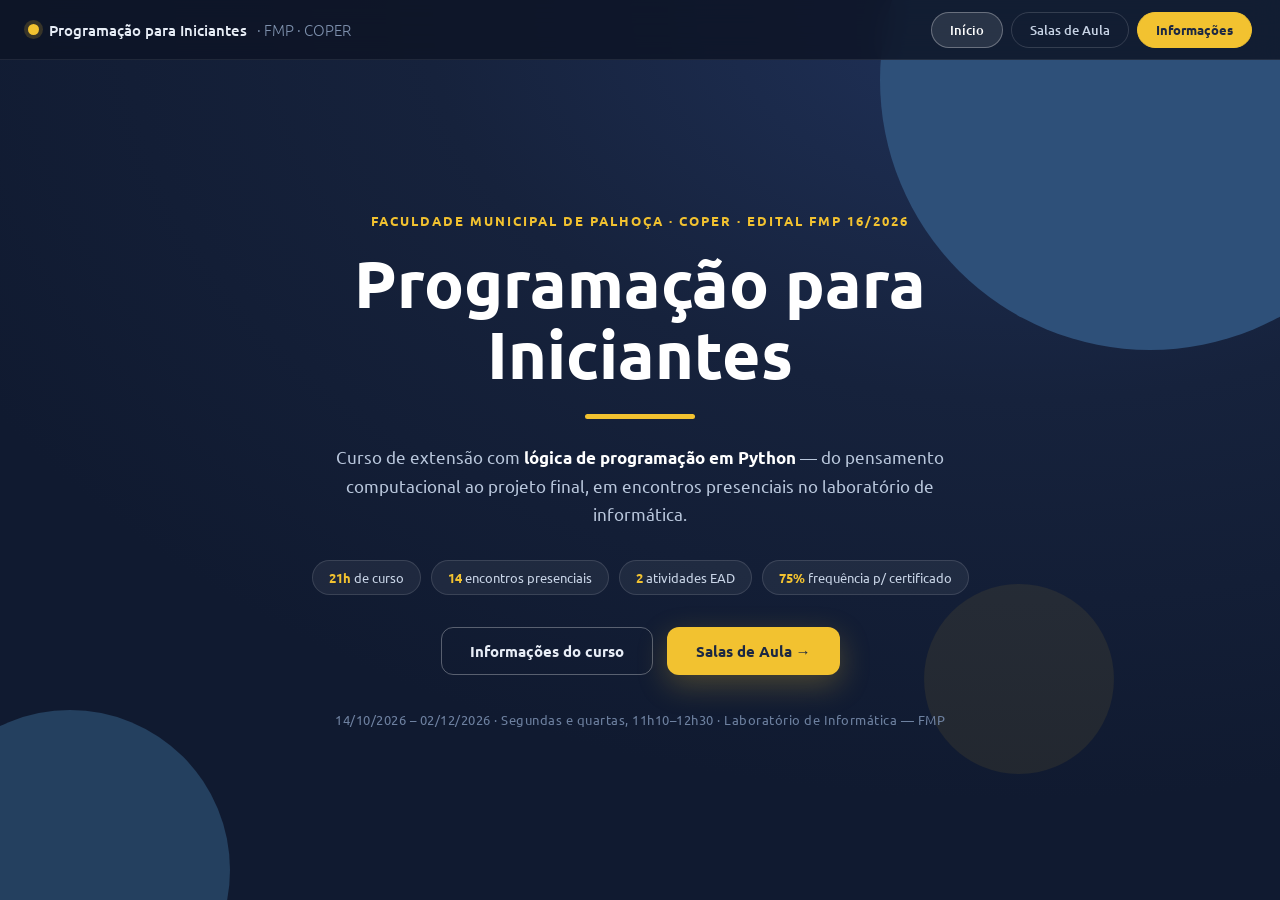
<file: index.html>
<!DOCTYPE html>
<html lang="pt-BR">
<head>
  <meta charset="UTF-8">
  <meta name="viewport" content="width=device-width, initial-scale=1">
  <title>Programação para Iniciantes · FMP</title>
  <link rel="preconnect" href="https://fonts.googleapis.com">
  <link rel="preconnect" href="https://fonts.gstatic.com" crossorigin>
  <link href="https://fonts.googleapis.com/css2?family=Ubuntu:wght@300;400;500;700&display=swap" rel="stylesheet">
  <link rel="stylesheet" href="style.css">
</head>
<body>

  <!-- ══════════ BARRA SUPERIOR ══════════ -->
  <header class="topbar">
    <div class="brand"><span class="dot"></span> Programação para Iniciantes <em>· FMP · COPER</em></div>
    <nav class="nav">
      <button class="nav-btn is-active" data-view="welcome">Início</button>
      <button class="nav-btn" data-view="salas">Salas de Aula</button>
      <button class="nav-btn nav-btn--gold" id="open-info">Informações</button>
    </nav>
  </header>

  <main>

    <!-- ══════════ VISÃO 1 · BOAS-VINDAS ══════════ -->
    <section class="view is-active" id="view-welcome">
      <div class="hero">
        <div class="orb orb-1"></div>
        <div class="orb orb-2"></div>
        <div class="orb orb-3"></div>

        <div class="hero-content">
          <p class="hero-kicker">Faculdade Municipal de Palhoça · COPER · Edital FMP 16/2026</p>
          <h1>Programação para<br>Iniciantes</h1>
          <div class="hero-rule"></div>
          <p class="hero-lead">
            Curso de extensão com <b>lógica de programação em Python</b> — do pensamento
            computacional ao projeto final, em encontros presenciais no laboratório de informática.
          </p>

          <ul class="hero-stats">
            <li><b>21h</b> de curso</li>
            <li><b>14</b> encontros presenciais</li>
            <li><b>2</b> atividades EAD</li>
            <li><b>75%</b> frequência p/ certificado</li>
          </ul>

          <div class="hero-actions">
            <button class="btn btn-ghost" id="open-info-2">Informações do curso</button>
            <button class="btn btn-solid" data-view="salas">Salas de Aula →</button>
          </div>

          <p class="hero-foot">
            14/10/2026 – 02/12/2026 · Segundas e quartas, 11h10–12h30 · Laboratório de Informática — FMP
          </p>
        </div>
      </div>
    </section>

    <!-- ══════════ VISÃO 2 · SALAS DE AULA ══════════ -->
    <section class="view" id="view-salas">
      <div class="salas-header">
        <h2>Salas de Aula</h2>
        <p>Escolha um card para abrir a apresentação completa do encontro.</p>
        <div class="search">
          <input type="text" id="search" placeholder="Buscar aula, tema ou palavra-chave…" autocomplete="off">
        </div>
      </div>

      <!-- cards gerados pelo app.js -->
      <div class="cards" id="cards"></div>

      <p class="salas-note">
        Datas previstas a partir do Edital FMP 16/2026 (02/11 — Finados — sem encontro).
        O cronograma oficial disponibilizado pela coordenação prevalece.
      </p>
    </section>

  </main>

  <!-- ══════════ MODAL · INFORMAÇÕES DO CURSO ══════════ -->
  <div class="modal" id="modal-info" hidden>
    <div class="modal-backdrop" data-close></div>
    <div class="modal-card" role="dialog" aria-modal="true" aria-labelledby="modal-title">
      <button class="modal-close" data-close aria-label="Fechar">×</button>

      <p class="modal-kicker">Edital FMP 16/2026 · COPER</p>
      <h3 id="modal-title">Curso de Extensão em Programação para Iniciantes</h3>

      <div class="modal-grid">
        <div class="info-block">
          <h4>📚 O curso</h4>
          <ul>
            <li>Carga horária total de <b>21 horas</b> — 14 encontros presenciais + 2 atividades a distância.</li>
            <li>Período: <b>14 de outubro a 02 de dezembro de 2026</b>.</li>
            <li>Objetivo: fundamentos da lógica computacional e aplicação de variáveis, operadores, decisões e repetições na construção de algoritmos e na resolução de problemas simples.</li>
          </ul>
        </div>
        <div class="info-block">
          <h4>📅 Encontros e local</h4>
          <ul>
            <li>Segundas e quartas-feiras, <b>das 11h10 às 12h30</b>.</li>
            <li>Laboratório de Informática — Faculdade Municipal de Palhoça.</li>
            <li>R. João Pereira dos Santos, 99 — Ponte do Imaruim, Palhoça/SC.</li>
          </ul>
        </div>
        <div class="info-block">
          <h4>👥 Vagas e requisitos</h4>
          <ul>
            <li><b>30 vagas</b> — acadêmicos da FMP e comunidade em geral.</li>
            <li>Conhecimentos básicos de informática e Microsoft Windows.</li>
            <li>Acesso à internet e dispositivo eletrônico compatível.</li>
          </ul>
        </div>
        <div class="info-block">
          <h4>🎓 Certificação</h4>
          <ul>
            <li>Frequência mínima de <b>75%</b> nos encontros presenciais.</li>
            <li>Entrega das atividades previstas.</li>
            <li>Certificado emitido pela <b>COPER/FMP</b> — vale como horas complementares para acadêmicos.</li>
          </ul>
        </div>
        <div class="info-block">
          <h4>✅ Presença e matrícula</h4>
          <ul>
            <li>Falta injustificada nos <b>2 primeiros encontros</b> → desligamento.</li>
            <li>Lista de espera convocada em caso de desistência.</li>
            <li>Matrícula realizada pela COPER a partir do formulário de inscrição.</li>
          </ul>
        </div>
        <div class="info-block">
          <h4>📞 Contato</h4>
          <ul>
            <li>contato@fmpsc.edu.br</li>
            <li>(48) 3220-0376</li>
            <li>Instagram: @faculdademunicipaldepalhoca</li>
          </ul>
        </div>
      </div>
    </div>
  </div>

  <script src="app.js"></script>
</body>
</html>
</file>
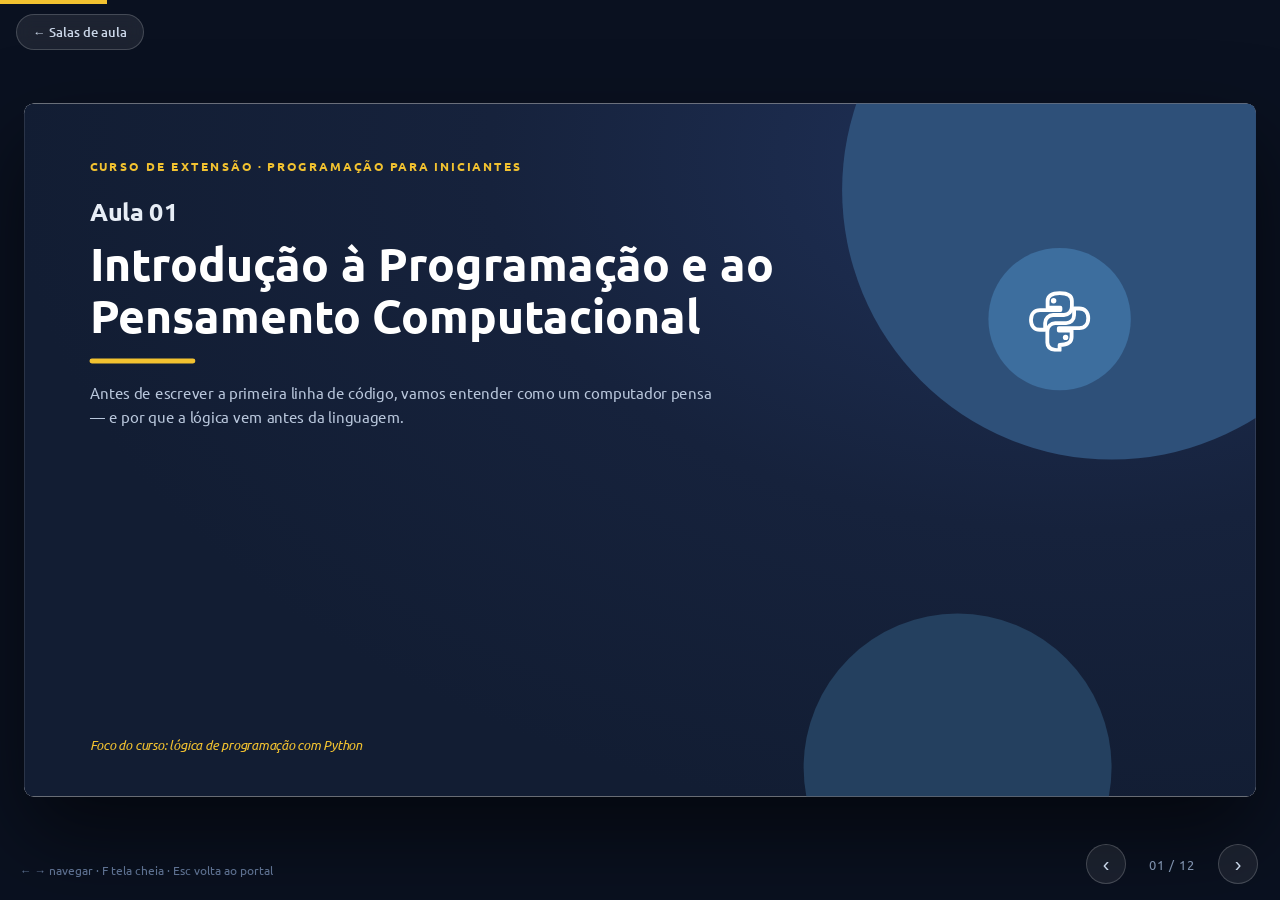
<file: aula1.html>
<!DOCTYPE html>
<html lang="pt-BR">
<head>
  <meta charset="UTF-8">
  <meta name="viewport" content="width=device-width, initial-scale=1">
  <title>Aula 01 · Introdução à Programação e ao Pensamento Computacional</title>
  <link rel="preconnect" href="https://fonts.googleapis.com">
  <link rel="preconnect" href="https://fonts.gstatic.com" crossorigin>
  <link href="https://fonts.googleapis.com/css2?family=Ubuntu:wght@300;400;500;700&family=Ubuntu+Mono:wght@400;700&display=swap" rel="stylesheet">
  <link rel="stylesheet" href="aulas.css">
</head>
<body data-aula="1">

<div class="progress"><i id="pbar"></i></div>
<a class="home" href="index.html">← Salas de aula</a>

<div class="deck"><div class="stage" id="stage">

  <!-- CAPA -->
  <section class="slide dark cover">
    <div class="orb o1"></div><div class="orb o2"></div>
    <div class="cover-ico"><svg class="ic"><use href="#i-python"/></svg></div>
    <p class="kicker">Curso de Extensão · Programação para Iniciantes</p>
    <p class="c-num">Aula 01</p>
    <h1>Introdução à Programação e ao Pensamento Computacional</h1>
    <div class="c-rule"></div>
    <p class="c-sub">Antes de escrever a primeira linha de código, vamos entender como um computador
      pensa — e por que a lógica vem antes da linguagem.</p>
    <p class="c-note">Foco do curso: lógica de programação com Python</p>
  </section>

  <!-- ROTEIRO -->
  <section class="slide">
    <header class="s-head">
      <p class="kicker">Antes de começar</p>
      <h2 class="h2">O que vamos ver hoje</h2>
      <p class="lead">Um roteiro simples: do "o que é um computador" até "por que aprender Python".</p>
    </header>
    <div class="s-body">
      <div class="agenda"><span>Retomada · 5 min</span><span>Conceitos · 50 min</span><span class="gold">Fechamento · 15 min</span><span class="gold">Dúvidas · 10 min</span></div>
      <div class="toc">
        <div class="tcard"><span class="ic-dot"><svg class="ic"><use href="#i-list"/></svg></span><div><h4>Programação e pensamento computacional</h4><p>O que significa programar e como organizar o raciocínio antes do código.</p></div></div>
        <div class="tcard"><span class="ic-dot"><svg class="ic"><use href="#i-cpu"/></svg></span><div><h4>Hardware × Software</h4><p>As duas metades de todo sistema computacional.</p></div></div>
        <div class="tcard"><span class="ic-dot"><svg class="ic"><use href="#i-layers"/></svg></span><div><h4>Como o computador processa informação</h4><p>Entrada → Processamento → Saída, e o papel da memória.</p></div></div>
        <div class="tcard"><span class="ic-dot"><svg class="ic"><use href="#i-hash"/></svg></span><div><h4>Binário e hexadecimal</h4><p>Como tudo, no fundo, vira 0 e 1.</p></div></div>
        <div class="tcard"><span class="ic-dot"><svg class="ic"><use href="#i-terminal"/></svg></span><div><h4>Dos circuitos ao código</h4><p>Por que existem linguagens como Python — e por que isso ajuda.</p></div></div>
        <div class="tcard"><span class="ic-dot"><svg class="ic"><use href="#i-check"/></svg></span><div><h4>Fechamento</h4><p>Resumo do essencial e o que vem a seguir: lógica de programação.</p></div></div>
      </div>
    </div>
  </section>

  <!-- CONCEITO 1 -->
  <section class="slide">
    <header class="s-head">
      <p class="kicker">Conceito 1</p>
      <h2 class="h2">O que é programação?</h2>
    </header>
    <div class="s-body">
      <div class="cols-2">
        <div>
          <p style="font-size:15.5px;line-height:1.6">Programar é <b>descrever, passo a passo, como um computador deve executar uma tarefa</b>.</p>
          <p style="margin:12px 0 4px;font-size:13.5px;color:var(--mut)">Programar não é só aprender uma linguagem. Antes dela existe a capacidade de:</p>
          <ul class="b">
            <li>Entender o problema e dividi-lo em partes menores</li>
            <li>Definir uma sequência de passos</li>
            <li>Estabelecer condições e identificar repetições</li>
            <li>Representar dados e transformar tudo em instruções executáveis</li>
          </ul>
        </div>
        <div class="card dark">
          <p style="margin-bottom:6px">Você pensa:</p>
          <p style="font-size:16.5px;font-style:italic">"Quero calcular a média de 3 notas."</p>
          <hr style="border:none;border-top:2px dashed rgba(255,255,255,.4);margin:10px 0">
          <p style="margin-bottom:6px">O computador precisa de:</p>
          <ul class="b">
            <li>Receber nota 1, 2 e 3</li>
            <li>Somar as três notas</li>
            <li>Dividir o total por 3</li>
            <li>Exibir o resultado</li>
          </ul>
        </div>
      </div>
      <div class="quote" style="margin-top:14px">"O computador é extremamente rápido, mas essencialmente <b>literal</b>: ele faz exatamente o que foi escrito — <b>nem mais, nem menos</b>."</div>
    </div>
  </section>

  <!-- CONCEITO 2 -->
  <section class="slide">
    <header class="s-head">
      <p class="kicker">Conceito 2</p>
      <h2 class="h2">Pensamento computacional</h2>
      <p class="lead">Uma forma estruturada de analisar problemas antes de escrever qualquer código.</p>
    </header>
    <div class="s-body">
      <div class="cols-2">
        <div class="card card-flex"><span class="ic-dot"><svg class="ic"><use href="#i-grid"/></svg></span><div><h4>Decomposição</h4><p>Dividir um problema grande em partes menores e mais simples de resolver.</p></div></div>
        <div class="card dark card-flex"><span class="ic-dot"><svg class="ic"><use href="#i-eye"/></svg></span><div><h4>Reconhecimento de padrões</h4><p>Perceber comportamentos ou estruturas que se repetem.</p></div></div>
        <div class="card card-flex"><span class="ic-dot"><svg class="ic"><use href="#i-layers"/></svg></span><div><h4>Abstração</h4><p>Focar no que é relevante agora e ignorar detalhes desnecessários.</p></div></div>
        <div class="card dark card-flex"><span class="ic-dot"><svg class="ic"><use href="#i-list"/></svg></span><div><h4>Algoritmo</h4><p>Organizar uma sequência ordenada de passos para chegar à solução.</p></div></div>
      </div>
      <p class="quote" style="margin-top:14px">Antes de programar, é preciso <b>saber exatamente o que queremos que o programa faça</b>.</p>
    </div>
  </section>

  <!-- CONCEITO 3 -->
  <section class="slide">
    <header class="s-head">
      <p class="kicker">Conceito 3</p>
      <h2 class="h2">Hardware × Software</h2>
      <p class="lead">Todo sistema computacional é a soma dessas duas metades.</p>
    </header>
    <div class="s-body">
      <div class="cols-2">
        <div class="card">
          <div class="card-flex" style="margin-bottom:8px"><span class="ic-dot"><svg class="ic"><use href="#i-monitor"/></svg></span><div><h4>Hardware</h4><p>A parte física do sistema.</p></div></div>
          <ul class="b">
            <li>CPU e memória RAM · SSD/HDD e placa-mãe</li>
            <li>GPU · teclado, mouse e monitor</li>
            <li>Dispositivos de rede</li>
          </ul>
          <p style="margin-top:10px;font-size:12.5px;font-style:italic;color:var(--mut)">"Aquilo que se chuta quando dá problema" — brincadeira, mas ajuda a lembrar.</p>
        </div>
        <div class="card dark">
          <div class="card-flex" style="margin-bottom:8px"><span class="ic-dot"><svg class="ic"><use href="#i-terminal"/></svg></span><div><h4>Software</h4><p>Programas, instruções e dados que orientam o hardware.</p></div></div>
          <p><b>Firmware</b> — BIOS/UEFI: inicializa o hardware</p>
          <p><b>Sistema Operacional</b> — Windows, Linux, macOS, Android</p>
          <p><b>Utilitários</b> — compactadores, antivírus, gerenciadores</p>
          <p><b>Aplicativos</b> — navegador, editores, jogos</p>
          <p style="margin-top:10px;font-size:12.5px;font-style:italic;color:rgba(255,255,255,.6)">"Aquilo que se xinga quando trava."</p>
        </div>
      </div>
    </div>
  </section>

  <!-- CONCEITO 4 -->
  <section class="slide">
    <header class="s-head">
      <p class="kicker">Conceito 4</p>
      <h2 class="h2">Como o computador processa informação</h2>
      <p class="lead">O modelo de Von Neumann, simplificado: tudo o que um sistema faz cabe em três etapas.</p>
    </header>
    <div class="s-body">
      <div class="flow">
        <div class="fbox"><h4>ENTRADA</h4><p>Teclado, mouse, sensores, arquivos, rede</p></div>
        <div class="farr"><svg class="ic"><use href="#i-forward"/></svg></div>
        <div class="fbox mid"><h4>PROCESSAMENTO</h4><p>A CPU executa operações sobre os dados recebidos</p></div>
        <div class="farr"><svg class="ic"><use href="#i-forward"/></svg></div>
        <div class="fbox"><h4>SAÍDA</h4><p>Monitor, impressora, arquivo, rede</p></div>
      </div>
      <div class="card" style="margin-top:16px"><p><b>E a memória?</b> No modelo de Von Neumann, dados e instruções ficam numa memória comum — a CPU busca ambos durante a execução.</p></div>
    </div>
  </section>

  <!-- CONCEITO 5 -->
  <section class="slide">
    <header class="s-head">
      <p class="kicker">Conceito 5</p>
      <h2 class="h2">Tudo vira 0 e 1: o sistema binário</h2>
      <p class="lead">Circuitos eletrônicos só reconhecem dois estados — por isso tudo é representado em binário.</p>
    </header>
    <div class="s-body">
      <div class="cols-2">
        <div>
          <div class="card" style="margin-bottom:12px">
            <p><b>Decimal:</b> 10 símbolos — <code class="inl">0 1 2 3 4 5 6 7 8 9</code></p>
            <p style="margin-top:6px"><b>Binário:</b> 2 símbolos — <code class="inl">0 1</code> (ligado / desligado)</p>
          </div>
          <div class="card dark">
            <p><b>Bit</b> — menor unidade de informação (0 ou 1)</p>
            <p><b>Byte</b> — conjunto de 8 bits</p>
            <p style="margin-top:6px">Bits e bytes representam números, caracteres e qualquer outro dado.</p>
          </div>
        </div>
        <div class="card">
          <span class="code-label">Convertendo binário → decimal</span>
          <pre class="code">  1   0   1   1
  ×   ×   ×   ×
  8   4   2   1
─────────────────
  8 + 0 + 2 + 1  =  11</pre>
          <p style="margin-top:10px;text-align:center;font-size:18px"><b>1011<sub>2</sub> = 11<sub>10</sub></b></p>
        </div>
      </div>
    </div>
  </section>

  <!-- CONCEITO 6 -->
  <section class="slide">
    <header class="s-head">
      <p class="kicker">Conceito 6</p>
      <h2 class="h2">Hexadecimal: binário de forma compacta</h2>
      <p class="lead">Sequências binárias longas são pouco práticas para humanos — o hexadecimal resolve isso.</p>
    </header>
    <div class="s-body">
      <div class="cols-2">
        <div>
          <div class="card" style="margin-bottom:12px">
            <p><b>16 símbolos:</b> <code class="inl">0–9</code> e <code class="inl">A B C D E F</code></p>
            <p style="margin-top:6px">A=10 · B=11 · C=12 · D=13 · E=14 · F=15</p>
            <p style="margin-top:6px">Cada dígito hexadecimal representa exatamente <b>4 bits</b>.</p>
          </div>
          <div class="card dark">
            <pre class="code">Binário:       1010 1111
Hexadecimal:     A    F</pre>
            <p style="margin-top:8px;text-align:center;font-size:17px"><b>1010 1111<sub>2</sub> = AF<sub>16</sub></b></p>
          </div>
        </div>
        <div class="card">
          <span class="code-label">Onde aparece no dia a dia</span>
          <ul class="b">
            <li>Endereços de memória</li>
            <li>Depuração de programas (debugging)</li>
            <li>Programação de baixo nível</li>
            <li>Representação de bytes e identificadores técnicos</li>
            <li>Cores em design — <code class="inl">#AF00FF</code>, por exemplo</li>
          </ul>
        </div>
      </div>
    </div>
  </section>

  <!-- CONCEITO 7 -->
  <section class="slide">
    <header class="s-head">
      <p class="kicker">Conceito 7</p>
      <h2 class="h2">Dos circuitos ao código que escrevemos</h2>
      <p class="lead">Linguagens de programação existem para reduzir a distância entre o hardware e a nossa lógica.</p>
    </header>
    <div class="s-body">
      <div class="steps">
        <div class="step"><div class="n">01</div><h4>Instruções de máquina</h4><p>Bits ligados e desligados que a CPU compreende: 010010 011110…</p></div>
        <span class="step-dot"></span>
        <div class="step alt"><div class="n">02</div><h4>Baixo nível — Assembly</h4><p>Mnemônicos: <b>mov eax, 10</b> · <b>add eax, 20</b></p></div>
        <span class="step-dot"></span>
        <div class="step"><div class="n">03</div><h4>Médio nível</h4><p>C, C++ e Rust: abstração com controle do hardware.</p></div>
        <span class="step-dot"></span>
        <div class="step alt"><div class="n">04</div><h4>Alto nível</h4><p>Python, JavaScript e Lua: próximos da linguagem humana.</p></div>
      </div>
      <p class="quote" style="margin-top:16px">Quanto mais alto o nível, <b>menos detalhes de hardware</b> — e mais perto da lógica que queremos expressar.</p>
    </div>
  </section>

  <!-- PYTHON -->
  <section class="slide dark">
    <header class="s-head">
      <p class="kicker">Por que este curso usa Python</p>
      <h2 class="h2">Python: alto nível, foco na lógica</h2>
      <p class="lead" style="color:#b9c7dc">O código Python não roda "ao pé da letra" na CPU — um interpretador traduz cada instrução.</p>
    </header>
    <div class="s-body">
      <div class="cols-2">
        <div class="card dark">
          <pre class="code">print("Olá, mundo!")</pre>
          <p style="margin-top:10px;font-size:12.5px">Por baixo dessa linha simples existem várias camadas:</p>
          <div class="agenda" style="margin-top:8px">
            <span style="background:var(--gold);color:#1b2743;font-weight:700">Python</span><span>Runtime</span><span>Sistema Operacional</span><span>Instruções de máquina</span><span>CPU e memória</span>
          </div>
        </div>
        <div class="card dark">
          <h4 style="color:var(--gold);font-size:15.5px">Vantagens para quem está começando</h4>
          <ul class="b" style="margin-top:6px">
            <li>Sintaxe próxima da linguagem humana</li>
            <li>Menos detalhes técnicos para se preocupar de início</li>
            <li>Ideal para focar em lógica, não na verbosidade</li>
            <li>Muito usado no mercado: web, dados, automação</li>
          </ul>
        </div>
      </div>
    </div>
  </section>

  <!-- SUMÁRIO -->
  <section class="slide">
    <header class="s-head">
      <p class="kicker">Fechamento</p>
      <h2 class="h2">O que levamos desta aula</h2>
    </header>
    <div class="s-body">
      <div class="sum">
        <div class="sc"><span class="ic-dot"><svg class="ic"><use href="#i-check"/></svg></span><div><h4>Programação</h4><p>Construir instruções claras para resolver problemas.</p></div></div>
        <div class="sc"><span class="ic-dot"><svg class="ic"><use href="#i-check"/></svg></span><div><h4>Pensamento computacional</h4><p>Decomposição, padrões, abstração e algoritmos.</p></div></div>
        <div class="sc"><span class="ic-dot"><svg class="ic"><use href="#i-check"/></svg></span><div><h4>Hardware e Software</h4><p>A parte física e o conjunto de instruções que a comandam.</p></div></div>
        <div class="sc"><span class="ic-dot"><svg class="ic"><use href="#i-check"/></svg></span><div><h4>Entrada → Processamento → Saída</h4><p>O ciclo básico de qualquer sistema computacional.</p></div></div>
        <div class="sc"><span class="ic-dot"><svg class="ic"><use href="#i-check"/></svg></span><div><h4>Binário e hexadecimal</h4><p>Como a informação é representada dentro da máquina.</p></div></div>
        <div class="sc"><span class="ic-dot"><svg class="ic"><use href="#i-check"/></svg></span><div><h4>Níveis de abstração</h4><p>Da máquina ao Python — cada nível aproxima da lógica humana.</p></div></div>
      </div>
    </div>
  </section>

  <!-- ENCERRAMENTO -->
  <section class="slide dark bye">
    <div class="orb o1" style="width:440px;height:440px;background:#2e5079;top:-180px;left:-150px"></div>
    <div class="orb o2" style="width:340px;height:340px;background:#24405f;bottom:-140px;right:-100px"></div>
    <span class="bye-ico"><svg class="ic"><use href="#i-check"/></svg></span>
    <h2>Obrigado pela presença.</h2>
    <p>Nos vemos na próxima aula — <b style="color:var(--gold)">Lógica de Programação</b>: transformar um pedido vago em passos organizados.</p>
  </section>

</div></div>

<nav class="ctrl">
  <button id="prev" aria-label="Anterior">‹</button>
  <span id="cnt">01 / 10</span>
  <button id="next" aria-label="Próximo">›</button>
</nav>
<p class="hint">← → navegar · F tela cheia · Esc volta ao portal</p>

<script src="aulas.js"></script>
</body>
</html>
</file>
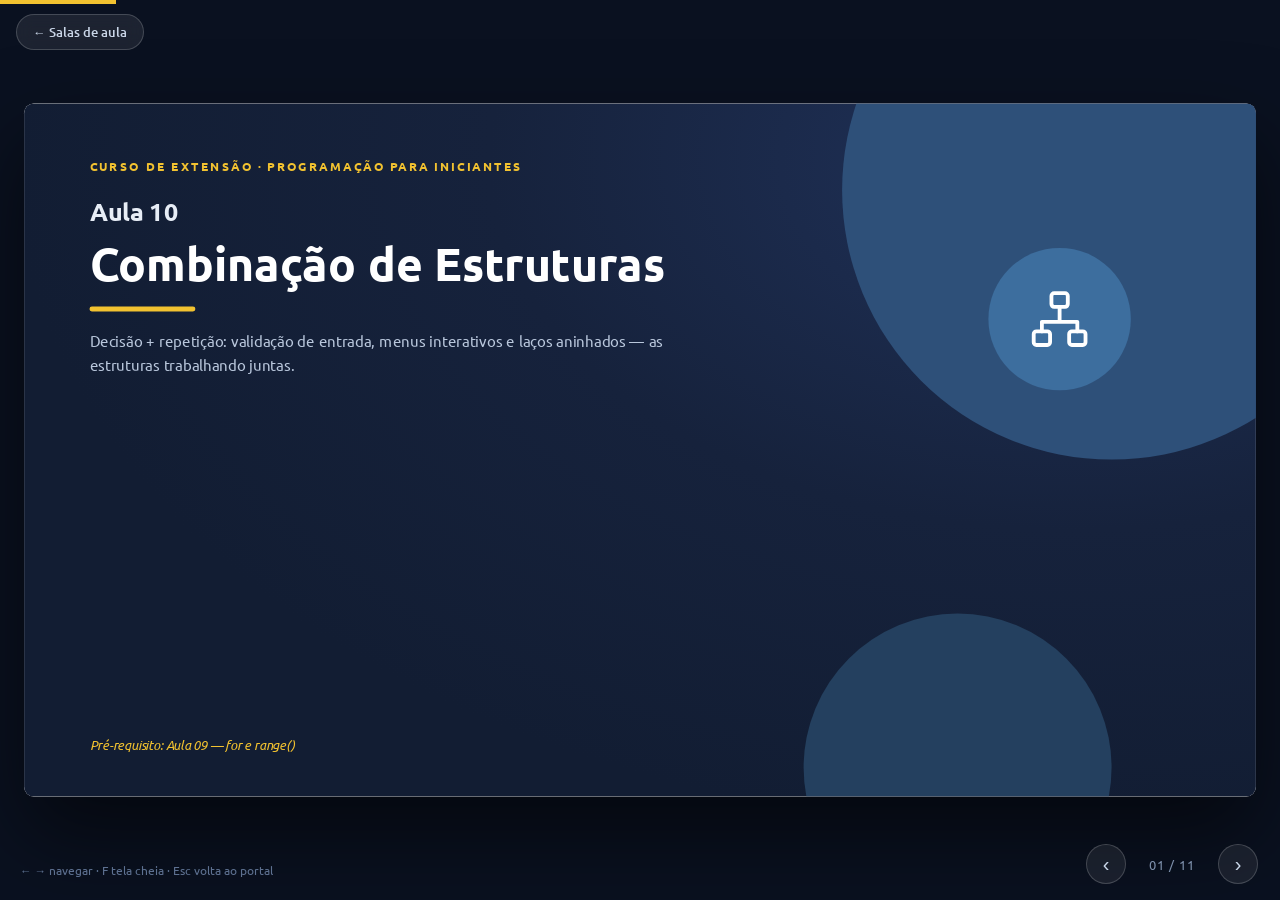
<file: aula10.html>
<!DOCTYPE html>
<html lang="pt-BR">
<head>
  <meta charset="UTF-8">
  <meta name="viewport" content="width=device-width, initial-scale=1">
  <title>Aula 10 · Combinação de Estruturas</title>
  <link rel="preconnect" href="https://fonts.googleapis.com">
  <link rel="preconnect" href="https://fonts.gstatic.com" crossorigin>
  <link href="https://fonts.googleapis.com/css2?family=Ubuntu:wght@300;400;500;700&family=Ubuntu+Mono:wght@400;700&display=swap" rel="stylesheet">
  <link rel="stylesheet" href="aulas.css">
</head>
<body data-aula="10">

<div class="progress"><i id="pbar"></i></div>
<a class="home" href="index.html">← Salas de aula</a>

<div class="deck"><div class="stage" id="stage">

  <!-- CAPA -->
  <section class="slide dark cover">
    <div class="orb o1"></div><div class="orb o2"></div>
    <div class="cover-ico"><svg class="ic"><use href="#i-sitemap"/></svg></div>
    <p class="kicker">Curso de Extensão · Programação para Iniciantes</p>
    <p class="c-num">Aula 10</p>
    <h1>Combinação de Estruturas</h1>
    <div class="c-rule"></div>
    <p class="c-sub">Decisão + repetição: validação de entrada, menus interativos e laços aninhados — as estruturas trabalhando juntas.</p>
    <p class="c-note">Pré-requisito: Aula 09 — for e range()</p>
  </section>

  <!-- ROTEIRO -->
  <section class="slide">
    <header class="s-head">
      <p class="kicker">Antes de começar</p>
      <h2 class="h2">O que vamos ver hoje</h2>
      <p class="lead">Programas reais combinam tudo o que aprendemos até aqui.</p>
    </header>
    <div class="s-body">
      <div class="agenda"><span>Retomada · 5 min</span><span>Conceitos · 40 min</span><span class="gold">Exercício · 25 min</span><span class="gold">Fechamento · 10 min</span></div>
      <div class="toc">
        <div class="tcard"><span class="ic-dot"><svg class="ic"><use href="#i-zap"/></svg></span><div><h4>if dentro do for</h4><p>Exibir apenas os números pares.</p></div></div>
        <div class="tcard"><span class="ic-dot"><svg class="ic"><use href="#i-percent"/></svg></span><div><h4>Acumular com condição</h4><p>Somar só os que atendem ao critério.</p></div></div>
        <div class="tcard"><span class="ic-dot"><svg class="ic"><use href="#i-hash"/></svg></span><div><h4>Contar ocorrências</h4><p>Quantas vezes a condição foi verdadeira.</p></div></div>
        <div class="tcard"><span class="ic-dot"><svg class="ic"><use href="#i-shield"/></svg></span><div><h4>Validação de entrada</h4><p>while + try/except até o dado ser válido.</p></div></div>
        <div class="tcard"><span class="ic-dot"><svg class="ic"><use href="#i-menu"/></svg></span><div><h4>Menu interativo</h4><p>while + if/elif — e laços aninhados.</p></div></div>
        <div class="tcard"><span class="ic-dot"><svg class="ic"><use href="#i-edit"/></svg></span><div><h4>Exercício: soma dos pares</h4><p>Integração completa até um limite.</p></div></div>
      </div>
    </div>
  </section>

  <!-- IF DENTRO DO FOR -->
  <section class="slide">
    <header class="s-head">
      <p class="kicker">Conceito 1</p>
      <h2 class="h2">Condição dentro de um laço</h2>
      <p class="lead">O for fornece os valores; o if decide quais recebem tratamento especial.</p>
    </header>
    <div class="s-body">
      <div class="cols-2">
        <div>
          <span class="code-label">Pares de 1 a 10</span>
          <pre class="code"><span class="k">for</span> numero <span class="k">in</span> <span class="f">range</span>(<span class="n">1</span>, <span class="n">11</span>):
    <span class="k">if</span> numero % <span class="n">2</span> == <span class="n">0</span>:
        <span class="f">print</span>(numero)</pre>
          <span class="code-label" style="margin-top:10px">Saída</span>
          <pre class="code">2
4
6
8
10</pre>
        </div>
        <div class="card">
          <h4>Como o Python executa</h4>
          <ol style="margin:6px 0 0 20px;font-size:13.5px;line-height:1.9;color:var(--txt)">
            <li>O for fornece um número</li>
            <li>O if verifica o resto da divisão por 2</li>
            <li>Resto 0 → o número é exibido</li>
            <li>O laço recebe o próximo número</li>
          </ol>
          <p style="margin-top:8px;font-size:12.5px;color:var(--mut)">O truque do % da Aula 05, agora dentro do laço.</p>
        </div>
      </div>
    </div>
  </section>

  <!-- ACUMULAR CONDICIONAL -->
  <section class="slide">
    <header class="s-head">
      <p class="kicker">Conceito 2</p>
      <h2 class="h2">Acumular apenas os que atendem à condição</h2>
    </header>
    <div class="s-body">
      <div class="cols-2">
        <div>
          <span class="code-label">Somar só os pares</span>
          <pre class="code">soma = <span class="n">0</span>

<span class="k">for</span> numero <span class="k">in</span> <span class="f">range</span>(<span class="n">1</span>, <span class="n">11</span>):
    <span class="k">if</span> numero % <span class="n">2</span> == <span class="n">0</span>:
        soma += numero

<span class="f">print</span>(<span class="s">"Soma dos pares:"</span>, soma)</pre>
          <p style="margin-top:8px;font-size:12.5px;color:var(--mut)"><b>Saída: 30</b> — a soma só é atualizada quando a condição é verdadeira.</p>
        </div>
        <div>
          <span class="code-label">Contar ocorrências — divisíveis por 3</span>
          <pre class="code">quantidade = <span class="n">0</span>

<span class="k">for</span> numero <span class="k">in</span> <span class="f">range</span>(<span class="n">1</span>, <span class="n">21</span>):
    <span class="k">if</span> numero % <span class="n">3</span> == <span class="n">0</span>:
        quantidade += <span class="n">1</span>

<span class="f">print</span>(<span class="s">"Quantidade:"</span>, quantidade)   <span class="c"># 6</span></pre>
          <p style="margin-top:8px;font-size:12.5px;color:var(--mut)"><b>Contador</b> soma sempre 1; <b>acumulador</b> soma valores que variam.</p>
        </div>
      </div>
    </div>
  </section>

  <!-- VALIDAÇÃO -->
  <section class="slide">
    <header class="s-head">
      <p class="kicker">Conceito 3</p>
      <h2 class="h2">Validação de entrada: while + try/except</h2>
      <p class="lead">A Aula 07 avisou sobre o erro; agora o programa <b>insiste</b> até receber um dado válido.</p>
    </header>
    <div class="s-body">
      <div class="cols-2">
        <div>
          <span class="code-label">Repetir até a conversão funcionar</span>
          <pre class="code">valido = <span class="k">False</span>

<span class="k">while</span> <span class="k">not</span> valido:
    <span class="k">try</span>:
        idade = <span class="f">int</span>(<span class="f">input</span>(<span class="s">"Digite sua idade: "</span>))
        valido = <span class="k">True</span>
    <span class="k">except</span> ValueError:
        <span class="f">print</span>(<span class="s">"Entrada inválida. Digite apenas números."</span>)

<span class="f">print</span>(<span class="s">"Idade registrada:"</span>, idade)</pre>
        </div>
        <div class="card">
          <h4>Como funciona</h4>
          <ul class="b" style="margin-top:6px">
            <li><b>valido</b> é uma "bandeira": começa falsa</li>
            <li>Conversão bem-sucedida → a bandeira vira True → o laço termina</li>
            <li>ValueError → o except avisa → o laço repete</li>
          </ul>
          <p style="margin-top:8px;font-size:12.5px;color:var(--mut)">O programa só segue adiante com um dado confiável — sem quebrar nunca.</p>
        </div>
      </div>
    </div>
  </section>

  <!-- MENU -->
  <section class="slide">
    <header class="s-head">
      <p class="kicker">Conceito 4</p>
      <h2 class="h2">Menu interativo: while + if/elif</h2>
    </header>
    <div class="s-body">
      <div class="cols-2">
        <div>
          <span class="code-label">Programa bancário simples</span>
          <pre class="code">opcao = <span class="s">""</span>

<span class="k">while</span> opcao != <span class="s">"4"</span>:
    <span class="f">print</span>(<span class="s">"1 - Saldo | 2 - Depositar"</span>)
    <span class="f">print</span>(<span class="s">"3 - Sacar  | 4 - Sair"</span>)
    opcao = <span class="f">input</span>(<span class="s">"Escolha: "</span>)

    <span class="k">if</span> opcao == <span class="s">"1"</span>:
        <span class="f">print</span>(<span class="s">"Saldo: R$ 100.00"</span>)
    <span class="k">elif</span> opcao == <span class="s">"2"</span>:
        <span class="f">print</span>(<span class="s">"Depósito realizado."</span>)
    <span class="k">elif</span> opcao == <span class="s">"3"</span>:
        <span class="f">print</span>(<span class="s">"Saque realizado."</span>)
    <span class="k">elif</span> opcao == <span class="s">"4"</span>:
        <span class="f">print</span>(<span class="s">"Até logo!"</span>)
    <span class="k">else</span>:
        <span class="f">print</span>(<span class="s">"Opção inválida."</span>)</pre>
        </div>
        <div class="card">
          <h4>Leitura do programa</h4>
          <ul class="b" style="margin-top:6px">
            <li>O menu é exibido <b>a cada volta</b> do while</li>
            <li>A opção "4" encerra — a condição do laço</li>
            <li>O else final captura opções inexistentes</li>
            <li>É assim que funcionam sistemas com telas e opções</li>
          </ul>
        </div>
      </div>
    </div>
  </section>

  <!-- ANINHADOS -->
  <section class="slide">
    <header class="s-head">
      <p class="kicker">Conceito 5</p>
      <h2 class="h2">Laços aninhados: for dentro de for</h2>
      <p class="lead">Um laço externo controla as rodadas; um interno percorre tudo dentro de cada rodada.</p>
    </header>
    <div class="s-body">
      <div class="cols-2">
        <div>
          <span class="code-label">Tabuadas de 1 a 3</span>
          <pre class="code"><span class="k">for</span> tab <span class="k">in</span> <span class="f">range</span>(<span class="n">1</span>, <span class="n">4</span>):
    <span class="f">print</span>(<span class="s">f"Tabuada do {tab}"</span>)
    <span class="k">for</span> n <span class="k">in</span> <span class="f">range</span>(<span class="n">1</span>, <span class="n">11</span>):
        <span class="f">print</span>(<span class="s">f"{tab} x {n} = {tab * n}"</span>)
    <span class="f">print</span>()   <span class="c"># linha em branco entre tabuadas</span></pre>
        </div>
        <div class="card">
          <h4>Como lê</h4>
          <ul class="b" style="margin-top:6px">
            <li>O laço <b>externo</b> escolhe a tabuada (1, depois 2, depois 3)</li>
            <li>Para cada tabuada, o laço <b>interno</b> completa o 1 ao 10</li>
            <li>O print() vazio separa visualmente as tabuadas</li>
          </ul>
          <div class="warn" style="margin-top:10px">A <b>indentação</b> define quem está dentro de quem — dois níveis de recuo = dois níveis de laço.</div>
        </div>
      </div>
    </div>
  </section>

  <!-- ERROS COMUNS -->
  <section class="slide">
    <header class="s-head">
      <p class="kicker">Cuidado</p>
      <h2 class="h2">Dois erros clássicos em estruturas combinadas</h2>
    </header>
    <div class="s-body">
      <div class="cols-2">
        <div>
          <span class="code-label">1 · Acumulador inicializado DENTRO do laço</span>
          <pre class="code"><span class="k">for</span> numero <span class="k">in</span> <span class="f">range</span>(<span class="n">1</span>, <span class="n">6</span>):
    soma = <span class="n">0</span>      <span class="c"># zera a cada volta!</span>
    soma += numero

<span class="f">print</span>(soma)        <span class="c"># 5 — só o último</span></pre>
          <p style="margin-top:8px;font-size:12.5px;color:var(--mut)">A variável é reiniciada a cada repetição. O resultado não é a soma de todos.</p>
        </div>
        <div>
          <span class="code-label">Correção — inicializar ANTES</span>
          <pre class="code">soma = <span class="n">0</span>           <span class="c"># antes do laço ✓</span>

<span class="k">for</span> numero <span class="k">in</span> <span class="f">range</span>(<span class="n">1</span>, <span class="n">6</span>):
    soma += numero

<span class="f">print</span>(soma)        <span class="c"># 15 ✓</span></pre>
          <p style="margin-top:8px;font-size:12.5px;color:var(--mut)">Contadores e acumuladores que precisam <b>preservar o resultado</b> entre as voltas nascem fora do laço.</p>
        </div>
      </div>
      <p style="margin-top:12px;font-size:13px;font-style:italic;color:var(--blue2)">Lembre também: um print "desindentado" dentro de um for/if muda completamente o que ele executa.</p>
    </div>
  </section>

  <!-- EXERCÍCIO -->
  <section class="slide">
    <header class="s-head">
      <p class="kicker">Exercício de fixação</p>
      <h2 class="h2">Soma dos pares até um limite</h2>
    </header>
    <div class="s-body">
      <div class="ex">
        <div class="ex-brief">
          <h4>O desafio</h4>
          <p><b>Tema:</b> integrar repetição, condição e acumulador.</p>
          <p><b>Tarefa:</b> solicitar um número inteiro positivo e somar todos os pares de 1 até esse número; exibir a soma ao final.</p>
          <p><b>Mobiliza:</b> input(), int(), for, range(), if, %, acumulador.</p>
        </div>
        <div>
          <div class="ri"><span class="ic-dot"><svg class="ic"><use href="#i-map"/></svg></span><div><h5>Defina o intervalo</h5><p>De 1 até o limite — lembrando do +1 no range.</p></div></div>
          <div class="ri"><span class="ic-dot"><svg class="ic"><use href="#i-percent"/></svg></span><div><h5>Filtre com % 2</h5><p>Só some quando o resto for zero.</p></div></div>
          <div class="ri"><span class="ic-dot"><svg class="ic"><use href="#i-box"/></svg></span><div><h5>Soma começa em zero, fora do laço</h5><p>Ela acumula entre as voltas.</p></div></div>
          <div class="ri"><span class="ic-dot"><svg class="ic"><use href="#i-check"/></svg></span><div><h5>Teste com 6 e com 1</h5><p>Com limite 1 não há pares: a soma fica 0 — e está correto!</p></div></div>
          <pre class="code" style="margin-top:9px;font-size:12px">Digite um limite: 10
Soma dos números pares: 30</pre>
        </div>
      </div>
    </div>
  </section>

  <!-- SUMÁRIO -->
  <section class="slide">
    <header class="s-head">
      <p class="kicker">Fechamento</p>
      <h2 class="h2">O que levamos desta aula</h2>
    </header>
    <div class="s-body">
      <div class="sum">
        <div class="sc"><span class="ic-dot"><svg class="ic"><use href="#i-check"/></svg></span><div><h4>Laço + condição</h4><p>Um if dentro do for seleciona os valores processados.</p></div></div>
        <div class="sc"><span class="ic-dot"><svg class="ic"><use href="#i-check"/></svg></span><div><h4>Contar × acumular</h4><p>O contador soma 1; o acumulador soma valores variados.</p></div></div>
        <div class="sc"><span class="ic-dot"><svg class="ic"><use href="#i-check"/></svg></span><div><h4>Validação de entrada</h4><p>while + try/except insiste até o dado ser válido.</p></div></div>
        <div class="sc"><span class="ic-dot"><svg class="ic"><use href="#i-check"/></svg></span><div><h4>Menu interativo</h4><p>while + if/elif — a base de sistemas com opções.</p></div></div>
        <div class="sc"><span class="ic-dot"><svg class="ic"><use href="#i-check"/></svg></span><div><h4>Laços aninhados</h4><p>Indentação em dois níveis: laço dentro de laço.</p></div></div>
        <div class="sc"><span class="ic-dot"><svg class="ic"><use href="#i-check"/></svg></span><div><h4>Posição da inicialização</h4><p>Acumulador dentro do laço zera a cada volta.</p></div></div>
      </div>
    </div>
  </section>

  <!-- ENCERRAMENTO -->
  <section class="slide dark bye">
    <div class="orb o1" style="width:440px;height:440px;background:#2e5079;top:-180px;left:-150px"></div>
    <div class="orb o2" style="width:340px;height:340px;background:#24405f;bottom:-140px;right:-100px"></div>
    <span class="bye-ico"><svg class="ic"><use href="#i-check"/></svg></span>
    <h2>Obrigado pela presença.</h2>
    <p>Nos vemos na próxima aula — <b style="color:var(--gold)">Listas</b>: guardar muitos valores em uma única variável.</p>
  </section>

</div></div>

<nav class="ctrl">
  <button id="prev" aria-label="Anterior">‹</button>
  <span id="cnt">01 / 12</span>
  <button id="next" aria-label="Próximo">›</button>
</nav>
<p class="hint">← → navegar · F tela cheia · Esc volta ao portal</p>

<script src="aulas.js"></script>
</body>
</html>
</file>
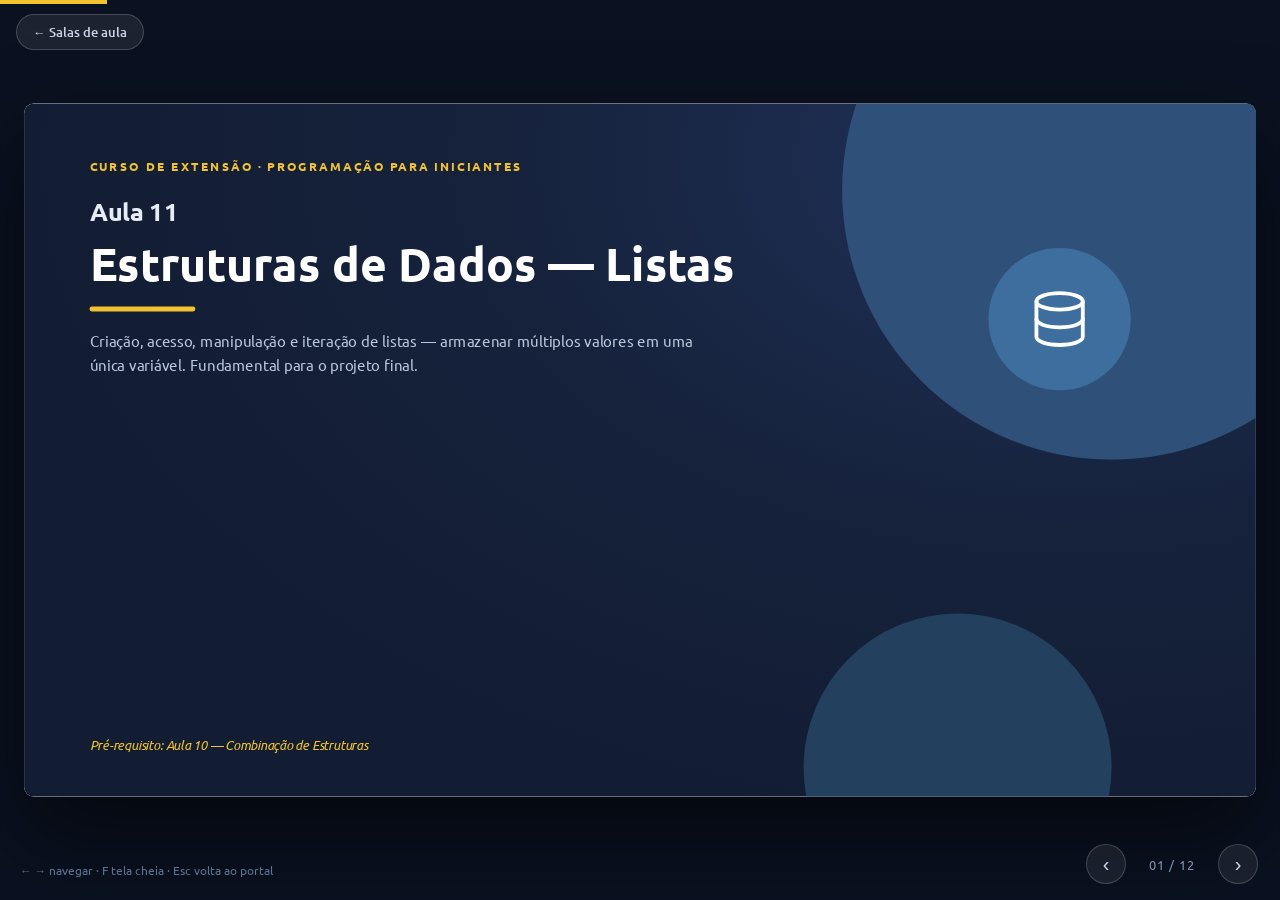
<file: aula11.html>
<!DOCTYPE html>
<html lang="pt-BR">
<head>
  <meta charset="UTF-8">
  <meta name="viewport" content="width=device-width, initial-scale=1">
  <title>Aula 11 · Estruturas de Dados — Listas</title>
  <link rel="preconnect" href="https://fonts.googleapis.com">
  <link rel="preconnect" href="https://fonts.gstatic.com" crossorigin>
  <link href="https://fonts.googleapis.com/css2?family=Ubuntu:wght@300;400;500;700&family=Ubuntu+Mono:wght@400;700&display=swap" rel="stylesheet">
  <link rel="stylesheet" href="aulas.css">
</head>
<body data-aula="11">

<div class="progress"><i id="pbar"></i></div>
<a class="home" href="index.html">← Salas de aula</a>

<div class="deck"><div class="stage" id="stage">

  <!-- CAPA -->
  <section class="slide dark cover">
    <div class="orb o1"></div><div class="orb o2"></div>
    <div class="cover-ico"><svg class="ic"><use href="#i-db"/></svg></div>
    <p class="kicker">Curso de Extensão · Programação para Iniciantes</p>
    <p class="c-num">Aula 11</p>
    <h1>Estruturas de Dados — Listas</h1>
    <div class="c-rule"></div>
    <p class="c-sub">Criação, acesso, manipulação e iteração de listas — armazenar múltiplos valores em uma única variável. Fundamental para o projeto final.</p>
    <p class="c-note">Pré-requisito: Aula 10 — Combinação de Estruturas</p>
  </section>

  <!-- ROTEIRO -->
  <section class="slide">
    <header class="s-head">
      <p class="kicker">Antes de começar</p>
      <h2 class="h2">O que vamos ver hoje</h2>
      <p class="lead">Da variável única à coleção de valores.</p>
    </header>
    <div class="s-body">
      <div class="agenda"><span>Retomada · 5 min</span><span>Conceitos · 40 min</span><span class="gold">Exercício · 25 min</span><span class="gold">Fechamento · 10 min</span></div>
      <div class="toc">
        <div class="tcard"><span class="ic-dot"><svg class="ic"><use href="#i-db"/></svg></span><div><h4>O que é uma lista?</h4><p>Vários valores em uma única estrutura, ordenados.</p></div></div>
        <div class="tcard"><span class="ic-dot"><svg class="ic"><use href="#i-hash"/></svg></span><div><h4>Índices</h4><p>Começam em zero — e acessar além do fim gera erro.</p></div></div>
        <div class="tcard"><span class="ic-dot"><svg class="ic"><use href="#i-edit"/></svg></span><div><h4>Alterar elementos</h4><p>Atribuição por índice.</p></div></div>
        <div class="tcard"><span class="ic-dot"><svg class="ic"><use href="#i-plus"/></svg></span><div><h4>append() e remove()</h4><p>Adicionar ao final e remover um valor.</p></div></div>
        <div class="tcard"><span class="ic-dot"><svg class="ic"><use href="#i-repeat"/></svg></span><div><h4>Percorrer com for</h4><p>Direto pelos valores, ou pelos índices.</p></div></div>
        <div class="tcard"><span class="ic-dot"><svg class="ic"><use href="#i-percent"/></svg></span><div><h4>Soma e média</h4><p>len() elimina a contagem manual.</p></div></div>
      </div>
    </div>
  </section>

  <!-- RETOMADA -->
  <section class="slide">
    <header class="s-head">
      <p class="kicker">Retomada</p>
      <h2 class="h2">E se quisermos guardar todas as notas?</h2>
    </header>
    <div class="s-body">
      <div class="quote">Na Aula 09 calculamos a média de 3 notas. Mas <b>e se quisermos consultá-las novamente depois?</b> Precisamos de uma variável para cada uma?</div>
      <div class="cols-2" style="margin-top:14px">
        <div>
          <span class="code-label">Sem lista — escalável até dar erro</span>
          <pre class="code">nota1 = <span class="n">8.0</span>
nota2 = <span class="n">7.5</span>
nota3 = <span class="n">9.0</span>
<span class="c"># e se fossem 50 notas?</span></pre>
        </div>
        <div>
          <span class="code-label">Com lista — uma variável, muitos valores</span>
          <pre class="code">notas = [<span class="n">8.0</span>, <span class="n">7.5</span>, <span class="n">9.0</span>, <span class="n">6.5</span>]</pre>
        </div>
      </div>
    </div>
  </section>

  <!-- O QUE É LISTA -->
  <section class="slide">
    <header class="s-head">
      <p class="kicker">Conceito 1</p>
      <h2 class="h2">O que é uma lista?</h2>
      <p class="lead">Uma coleção <b>ordenada</b> de elementos, separados por vírgulas e delimitados por colchetes.</p>
    </header>
    <div class="s-body">
      <div class="cols-2">
        <div>
          <span class="code-label">Listas de diferentes tipos</span>
          <pre class="code">notas = [<span class="n">8.0</span>, <span class="n">7.5</span>, <span class="n">9.0</span>, <span class="n">6.5</span>]
nomes = [<span class="s">"Ana"</span>, <span class="s">"Bruno"</span>, <span class="s">"Carla"</span>]
dados = [<span class="s">"Ana"</span>, <span class="n">19</span>, <span class="n">1.68</span>, <span class="k">True</span>]</pre>
        </div>
        <div class="card">
          <h4>Observações</h4>
          <ul class="b" style="margin-top:6px">
            <li>Uma lista pode misturar tipos (str, int, float, bool…)</li>
            <li>Mas listas com <b>elementos de mesma finalidade</b> (ex.: só notas) organizam melhor o programa</li>
            <li>A ordem importa: a lista guarda a posição de cada elemento</li>
          </ul>
        </div>
      </div>
    </div>
  </section>

  <!-- ÍNDICES -->
  <section class="slide">
    <header class="s-head">
      <p class="kicker">Conceito 2</p>
      <h2 class="h2">Índices: o acesso pela posição</h2>
      <p class="lead">Em Python, os índices começam em <b>zero</b>.</p>
    </header>
    <div class="s-body">
      <pre class="code" style="max-width:640px;margin:0 auto">índice:      <span class="n">0</span>        <span class="n">1</span>        <span class="n">2</span>
           +--------+--------+--------+
nomes   =  | "Ana"  | "Bruno"| "Carla"|
           +--------+--------+--------+</pre>
      <div class="cols-2" style="margin-top:14px">
        <div>
          <span class="code-label">Acessando</span>
          <pre class="code"><span class="f">print</span>(nomes[<span class="n">0</span>])   <span class="c"># Ana</span>
<span class="f">print</span>(nomes[<span class="n">1</span>])   <span class="c"># Bruno</span>
<span class="f">print</span>(nomes[<span class="n">2</span>])   <span class="c"># Carla</span></pre>
        </div>
        <div>
          <span class="code-label">Índice inexistente = erro</span>
          <pre class="code"><span class="f">print</span>(nomes[<span class="n">3</span>])   <span class="c"># IndexError!</span></pre>
          <p style="margin-top:6px;font-size:12.5px;color:var(--mut)">Erro de <b>execução</b> (Aula 07): a lista tem posições 0, 1 e 2 — a 3 não existe.</p>
        </div>
      </div>
    </div>
  </section>

  <!-- ALTERAR + LEN -->
  <section class="slide">
    <header class="s-head">
      <p class="kicker">Conceitos 3 e 4</p>
      <h2 class="h2">Alterar elementos e medir a lista</h2>
    </header>
    <div class="s-body">
      <div class="cols-2">
        <div>
          <span class="code-label">Substituir pelo índice</span>
          <pre class="code">nomes = [<span class="s">"Ana"</span>, <span class="s">"Bruno"</span>, <span class="s">"Carla"</span>]

nomes[<span class="n">1</span>] = <span class="s">"Beatriz"</span>

<span class="f">print</span>(nomes)
<span class="c"># ['Ana', 'Beatriz', 'Carla']</span></pre>
        </div>
        <div>
          <span class="code-label">len() — quantos elementos?</span>
          <pre class="code">nomes = [<span class="s">"Ana"</span>, <span class="s">"Bruno"</span>, <span class="s">"Carla"</span>]

<span class="f">print</span>(<span class="f">len</span>(nomes))   <span class="c"># 3</span></pre>
          <div class="warn" style="margin-top:10px">Com 3 elementos, os índices vão de <b>0 a 2</b> — mas o <b>tamanho é 3</b>. Essa diferença evita o IndexError ao percorrer.</div>
        </div>
      </div>
    </div>
  </section>

  <!-- APPEND / REMOVE -->
  <section class="slide">
    <header class="s-head">
      <p class="kicker">Conceito 5</p>
      <h2 class="h2">Adicionar e remover elementos</h2>
    </header>
    <div class="s-body">
      <div class="cols-2">
        <div>
          <span class="code-label">append() — adiciona ao final</span>
          <pre class="code">nomes = [<span class="s">"Ana"</span>, <span class="s">"Bruno"</span>]

nomes.<span class="f">append</span>(<span class="s">"Carla"</span>)

<span class="f">print</span>(nomes)
<span class="c"># ['Ana', 'Bruno', 'Carla']</span></pre>
        </div>
        <div>
          <span class="code-label">remove() — primeira ocorrência</span>
          <pre class="code">nomes = [<span class="s">"Ana"</span>, <span class="s">"Bruno"</span>, <span class="s">"Carla"</span>]

nomes.<span class="f">remove</span>(<span class="s">"Bruno"</span>)

<span class="f">print</span>(nomes)
<span class="c"># ['Ana', 'Carla']</span></pre>
          <p style="margin-top:8px;font-size:12.5px;color:var(--mut)">remove() procura pelo <b>valor</b>. Se ele não estiver na lista, gera um erro de execução.</p>
        </div>
      </div>
    </div>
  </section>

  <!-- PERCORRER -->
  <section class="slide">
    <header class="s-head">
      <p class="kicker">Conceito 6</p>
      <h2 class="h2">Percorrer uma lista com for</h2>
      <p class="lead">Duas formas — direto pelos valores, ou pelos índices.</p>
    </header>
    <div class="s-body">
      <div class="cols-2">
        <div>
          <span class="code-label">Direto pelos valores</span>
          <pre class="code"><span class="k">for</span> nome <span class="k">in</span> nomes:
    <span class="f">print</span>(nome)

<span class="c"># Ana</span>
<span class="c"># Bruno</span>
<span class="c"># Carla</span></pre>
        </div>
        <div>
          <span class="code-label">Pelos índices (com a posição)</span>
          <pre class="code"><span class="k">for</span> i <span class="k">in</span> <span class="f">range</span>(<span class="f">len</span>(nomes)):
    <span class="f">print</span>(i, nomes[i])

<span class="c"># 0 Ana</span>
<span class="c"># 1 Bruno</span>
<span class="c"># 2 Carla</span></pre>
          <p style="margin-top:8px;font-size:12.5px;color:var(--mut)">Use a forma por índices quando precisar <b>da posição</b> além do valor.</p>
        </div>
      </div>
    </div>
  </section>

  <!-- SOMA E MÉDIA -->
  <section class="slide">
    <header class="s-head">
      <p class="kicker">Conceito 7</p>
      <h2 class="h2">Listas numéricas: soma e média</h2>
      <p class="lead">len() substitui a contagem manual — funciona para qualquer tamanho de lista.</p>
    </header>
    <div class="s-body">
      <div class="cols-2">
        <div>
          <span class="code-label">Soma com acumulador</span>
          <pre class="code">notas = [<span class="n">8.0</span>, <span class="n">7.5</span>, <span class="n">9.0</span>]
soma = <span class="n">0</span>

<span class="k">for</span> nota <span class="k">in</span> notas:
    soma += nota

<span class="f">print</span>(<span class="s">"Soma:"</span>, soma)   <span class="c"># 24.5</span></pre>
        </div>
        <div>
          <span class="code-label">Média com len()</span>
          <pre class="code">media = soma / <span class="f">len</span>(notas)
<span class="f">print</span>(<span class="s">"Média:"</span>, media)  <span class="c"># 8.166...</span></pre>
          <p style="margin-top:8px;font-size:12.5px;color:var(--mut)">Adicione 10 notas à lista — o mesmo código continua funcionando, sem alterar nada.</p>
        </div>
      </div>
    </div>
  </section>

  <!-- EXERCÍCIO -->
  <section class="slide">
    <header class="s-head">
      <p class="kicker">Exercício de fixação</p>
      <h2 class="h2">Registro de notas</h2>
    </header>
    <div class="s-body">
      <div class="ex">
        <div class="ex-brief">
          <h4>O desafio</h4>
          <p><b>Tema:</b> listas + repetição + acumulador.</p>
          <p><b>Tarefa:</b> receber <b>cinco notas</b>, armazená-las em uma lista e exibir todas as notas, a soma e a média.</p>
          <p><b>Mobiliza:</b> lista vazia, append(), for, range(), acumulador, len(), print().</p>
        </div>
        <div>
          <div class="ri"><span class="ic-dot"><svg class="ic"><use href="#i-db"/></svg></span><div><h5>Comece com uma lista vazia</h5><p>notas = [] — e cresça com append().</p></div></div>
          <div class="ri"><span class="ic-dot"><svg class="ic"><use href="#i-repeat"/></svg></span><div><h5>Laço de 5 voltas</h5><p>for i in range(5): cada volta pede uma nota.</p></div></div>
          <div class="ri"><span class="ic-dot"><svg class="ic"><use href="#i-repeat"/></svg></span><div><h5>Segundo laço para a soma</h5><p>Percorra a lista acumulando os valores.</p></div></div>
          <div class="ri"><span class="ic-dot"><svg class="ic"><use href="#i-percent"/></svg></span><div><h5>Média com len()</h5><p>soma / len(notas) — sem escrever "5" no código.</p></div></div>
          <pre class="code" style="margin-top:9px;font-size:12px">Notas: [8.0, 7.0, 9.0, 6.0, 10.0]
Soma: 40.0
Média: 8.0</pre>
        </div>
      </div>
    </div>
  </section>

  <!-- SUMÁRIO -->
  <section class="slide">
    <header class="s-head">
      <p class="kicker">Fechamento</p>
      <h2 class="h2">O que levamos desta aula</h2>
    </header>
    <div class="s-body">
      <div class="sum">
        <div class="sc"><span class="ic-dot"><svg class="ic"><use href="#i-check"/></svg></span><div><h4>Listas</h4><p>Vários elementos em uma única estrutura ordenada.</p></div></div>
        <div class="sc"><span class="ic-dot"><svg class="ic"><use href="#i-check"/></svg></span><div><h4>Índices</h4><p>Começam em zero; além do fim gera IndexError.</p></div></div>
        <div class="sc"><span class="ic-dot"><svg class="ic"><use href="#i-check"/></svg></span><div><h4>len()</h4><p>Retorna a quantidade de elementos.</p></div></div>
        <div class="sc"><span class="ic-dot"><svg class="ic"><use href="#i-check"/></svg></span><div><h4>append() e remove()</h4><p>Adicionam ao final e removem a primeira ocorrência.</p></div></div>
        <div class="sc"><span class="ic-dot"><svg class="ic"><use href="#i-check"/></svg></span><div><h4>Percorrer com for</h4><p>Pelos valores — ou pelos índices com range(len()).</p></div></div>
        <div class="sc"><span class="ic-dot"><svg class="ic"><use href="#i-check"/></svg></span><div><h4>Soma e média</h4><p>A base do projeto final: registrar, somar e calcular.</p></div></div>
      </div>
    </div>
  </section>

  <!-- ENCERRAMENTO -->
  <section class="slide dark bye">
    <div class="orb o1" style="width:440px;height:440px;background:#2e5079;top:-180px;left:-150px"></div>
    <div class="orb o2" style="width:340px;height:340px;background:#24405f;bottom:-140px;right:-100px"></div>
    <span class="bye-ico"><svg class="ic"><use href="#i-check"/></svg></span>
    <h2>Obrigado pela presença.</h2>
    <p>Nos vemos na próxima aula — <b style="color:var(--gold)">Oficina Integrada e Temas do Projeto Final</b>.</p>
  </section>

</div></div>

<nav class="ctrl">
  <button id="prev" aria-label="Anterior">‹</button>
  <span id="cnt">01 / 13</span>
  <button id="next" aria-label="Próximo">›</button>
</nav>
<p class="hint">← → navegar · F tela cheia · Esc volta ao portal</p>

<script src="aulas.js"></script>
</body>
</html>
</file>
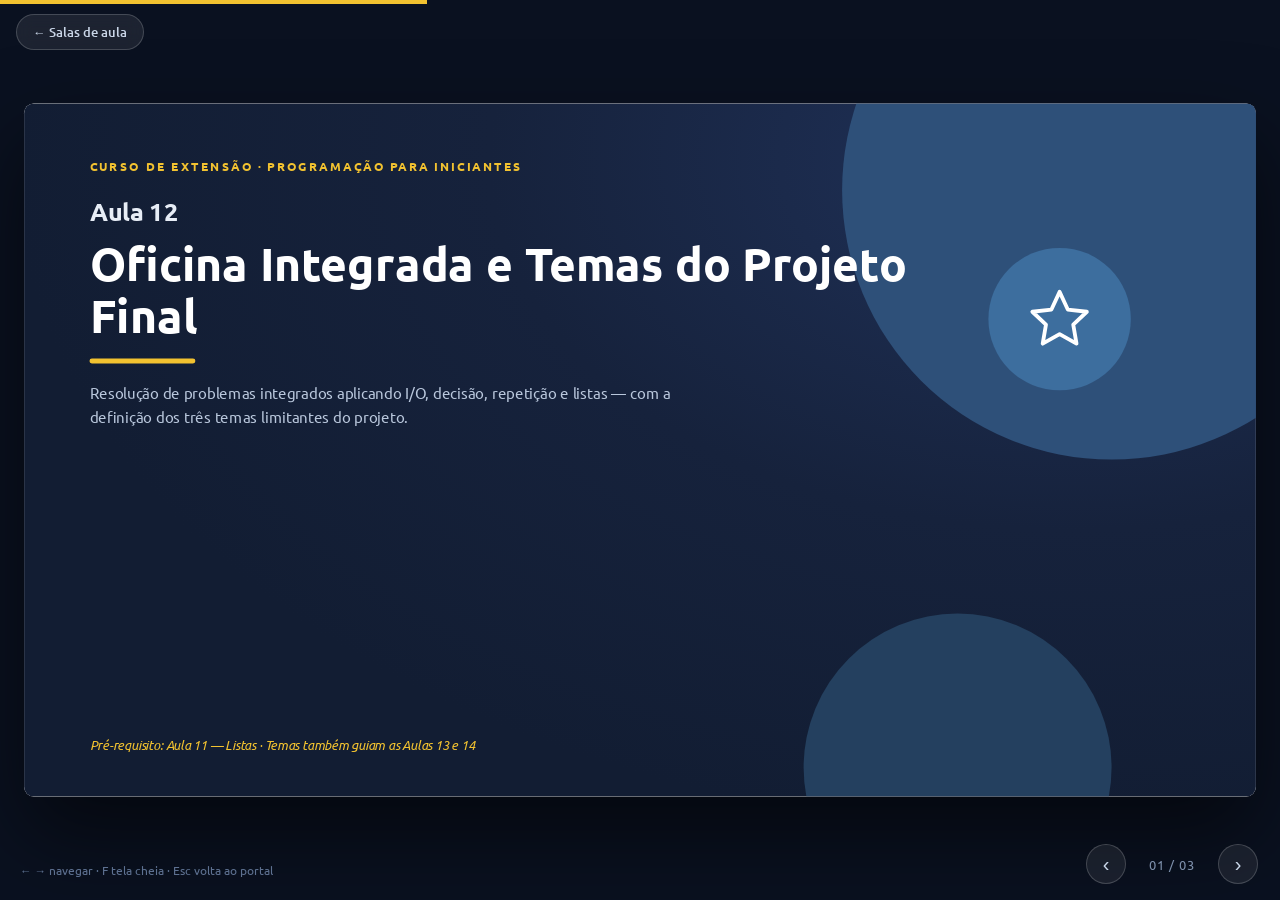
<file: aula12.html>
<!DOCTYPE html>
<html lang="pt-BR">
<head>
  <meta charset="UTF-8">
  <meta name="viewport" content="width=device-width, initial-scale=1">
  <title>Aula 12 · Oficina Integrada e Temas do Projeto Final</title>
  <link rel="preconnect" href="https://fonts.googleapis.com">
  <link rel="preconnect" href="https://fonts.gstatic.com" crossorigin>
  <link href="https://fonts.googleapis.com/css2?family=Ubuntu:wght@300;400;500;700&family=Ubuntu+Mono:wght@400;700&display=swap" rel="stylesheet">
  <link rel="stylesheet" href="aulas.css">
</head>
<body data-aula="12">

<div class="progress"><i id="pbar"></i></div>
<a class="home" href="index.html">← Salas de aula</a>

<div class="deck"><div class="stage" id="stage">

  <!-- CAPA -->
  <section class="slide dark cover">
    <div class="orb o1"></div><div class="orb o2"></div>
    <div class="cover-ico"><svg class="ic"><use href="#i-star"/></svg></div>
    <p class="kicker">Curso de Extensão · Programação para Iniciantes</p>
    <p class="c-num">Aula 12</p>
    <h1>Oficina Integrada e Temas do Projeto Final</h1>
    <div class="c-rule"></div>
    <p class="c-sub">Resolução de problemas integrados aplicando I/O, decisão, repetição e listas — com a definição dos três temas limitantes do projeto.</p>
    <p class="c-note">Pré-requisito: Aula 11 — Listas · Temas também guiam as Aulas 13 e 14</p>
  </section>

  <!-- SLIDE ÚNICO: TEMAS + OFICINA -->
  <section class="slide">
    <header class="s-head">
      <p class="kicker">Projeto Final · Escolha 1 dos 3 temas</p>
      <h2 class="h2">Temas limitantes e oficina de integração</h2>
      <p class="lead">Todo o percurso do curso — I/O, decisão, repetição e listas — aplicado a um problema real. Hoje: planejar e começar. Aula 13: desenvolver. Aula 14: apresentar.</p>
    </header>
    <div class="s-body">

      <div class="cols-3">
        <!-- TEMA 1 -->
        <div class="card dark panel-gold" style="display:flex;flex-direction:column">
          <div class="card-flex" style="margin-bottom:8px"><span class="ic-dot"><svg class="ic"><use href="#i-user"/></svg></span><div><h4>Tema 1 · Calculadora de IMC</h4><p style="color:rgba(255,255,255,.6)">Saúde — classificação corporal</p></div></div>
          <p><b>Entrada:</b> nome, peso (kg) e altura (m) — com validação.</p>
          <p><b>Processamento:</b> imc = peso / altura ** 2.</p>
          <p><b>Saída:</b> valor + classificação por faixas — abaixo de 18.5 (magreza), 18.5–24.9 (normal), 25–29.9 (sobrepeso), 30–34.9 (obesidade I), 35–39.9 (obesidade II), 40 ou mais (obesidade III).</p>
          <p style="margin-top:auto;padding-top:8px"><b style="color:var(--gold)">Conceitos:</b> float, **, if/elif encadeado, validação, f-string.</p>
        </div>

        <!-- TEMA 2 -->
        <div class="card dark panel-gold" style="display:flex;flex-direction:column">
          <div class="card-flex" style="margin-bottom:8px"><span class="ic-dot"><svg class="ic"><use href="#i-zap"/></svg></span><div><h4>Tema 2 · RPG em modo texto</h4><p style="color:rgba(255,255,255,.6)">Jogo — batalha por turnos</p></div></div>
          <p><b>Herói e inimigo</b> com pontos de vida; batalha em <b>turnos</b> (while): atacar, defender ou usar poção do <b>inventário</b> (lista com quantidade).</p>
          <p>A cada turno, exibir o status dos dois lados; vencer zerar a vida do oponente.</p>
          <p style="margin-top:auto;padding-top:8px"><b style="color:var(--gold)">Conceitos:</b> while, if/elif, listas (inventário), acumuladores, f-string.</p>
        </div>

        <!-- TEMA 3 -->
        <div class="card dark panel-gold" style="display:flex;flex-direction:column">
          <div class="card-flex" style="margin-bottom:8px"><span class="ic-dot"><svg class="ic"><use href="#i-card"/></svg></span><div><h4>Tema 3 · Reservas de restaurante</h4><p style="color:rgba(255,255,255,.6)">Sistema — gestão de mesas</p></div></div>
          <p><b>Menu:</b> reservar / alterar reserva / cancelar / ver mapa / sair (while + if/elif).</p>
          <p><b>Mesas em listas:</b> capacidade e localidade — perto da janela, parte central do salão ou perto do WC.</p>
          <p>Reservar = informar pessoas + preferência de local → <b>buscar</b> mesa livre compatível (for + if).</p>
          <p style="margin-top:auto;padding-top:8px"><b style="color:var(--gold)">Conceitos:</b> listas paralelas, for, while, menu, validação.</p>
        </div>
      </div>

      <!-- dinâmica da oficina -->
      <div class="card" style="margin-top:14px">
        <div class="card-flex">
          <span class="ic-dot"><svg class="ic"><use href="#i-edit"/></svg></span>
          <div>
            <h4>Dinâmica de hoje (oficina de exercícios integrados)</h4>
            <p><b>1.</b> Escolha o tema (individual ou em dupla) → <b>2.</b> Planeje no papel: entrada → processamento → saída, listando as funções mínimas → <b>3.</b> Comece o protótipo: primeiros input() e print() funcionando. Na Aula 13 o desenvolvimento continua com acompanhamento; na Aula 14, apresentação e avaliação.</p>
          </div>
        </div>
      </div>

      <p style="margin-top:12px;text-align:center;font-size:13px;font-style:italic;color:var(--blue2)">Regra de ouro do projeto: um programa simples e funcionando vale mais que um ambicioso e quebrado.</p>
    </div>
  </section>

  <!-- ENCERRAMENTO -->
  <section class="slide dark bye">
    <div class="orb o1" style="width:440px;height:440px;background:#2e5079;top:-180px;left:-150px"></div>
    <div class="orb o2" style="width:340px;height:340px;background:#24405f;bottom:-140px;right:-100px"></div>
    <span class="bye-ico"><svg class="ic"><use href="#i-check"/></svg></span>
    <h2>Obrigado pela presença.</h2>
    <p>Nos vemos na próxima aula — <b style="color:var(--gold)">Projeto Final: Planejamento e Desenvolvimento</b>.</p>
  </section>

</div></div>

<nav class="ctrl">
  <button id="prev" aria-label="Anterior">‹</button>
  <span id="cnt">01 / 3</span>
  <button id="next" aria-label="Próximo">›</button>
</nav>
<p class="hint">← → navegar · F tela cheia · Esc volta ao portal</p>

<script src="aulas.js"></script>
</body>
</html>
</file>
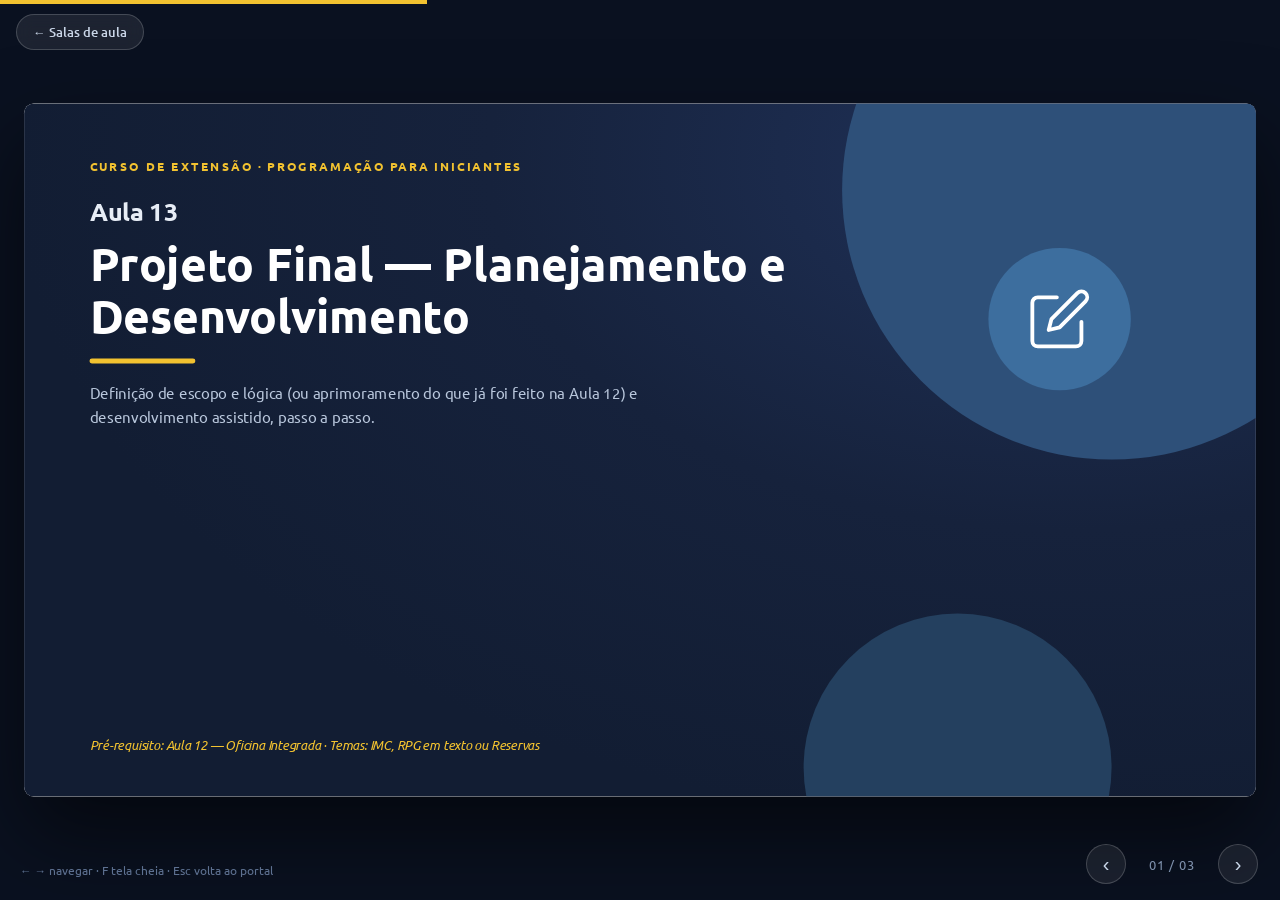
<file: aula13.html>
<!DOCTYPE html>
<html lang="pt-BR">
<head>
  <meta charset="UTF-8">
  <meta name="viewport" content="width=device-width, initial-scale=1">
  <title>Aula 13 · Projeto Final — Planejamento e Desenvolvimento</title>
  <link rel="preconnect" href="https://fonts.googleapis.com">
  <link rel="preconnect" href="https://fonts.gstatic.com" crossorigin>
  <link href="https://fonts.googleapis.com/css2?family=Ubuntu:wght@300;400;500;700&family=Ubuntu+Mono:wght@400;700&display=swap" rel="stylesheet">
  <link rel="stylesheet" href="aulas.css">
</head>
<body data-aula="13">

<div class="progress"><i id="pbar"></i></div>
<a class="home" href="index.html">← Salas de aula</a>

<div class="deck"><div class="stage" id="stage">

  <!-- CAPA -->
  <section class="slide dark cover">
    <div class="orb o1"></div><div class="orb o2"></div>
    <div class="cover-ico"><svg class="ic"><use href="#i-edit"/></svg></div>
    <p class="kicker">Curso de Extensão · Programação para Iniciantes</p>
    <p class="c-num">Aula 13</p>
    <h1>Projeto Final — Planejamento e Desenvolvimento</h1>
    <div class="c-rule"></div>
    <p class="c-sub">Definição de escopo e lógica (ou aprimoramento do que já foi feito na Aula 12) e desenvolvimento assistido, passo a passo.</p>
    <p class="c-note">Pré-requisito: Aula 12 — Oficina Integrada · Temas: IMC, RPG em texto ou Reservas</p>
  </section>

  <!-- SLIDE ÚNICO: ROTEIRO DO ENCONTRO -->
  <section class="slide">
    <header class="s-head">
      <p class="kicker">Projeto Final · Encontro de desenvolvimento</p>
      <h2 class="h2">Do papel ao programa rodando</h2>
      <p class="lead">Temas limitados aos três da Aula 12. O objetivo de hoje: escopo fechado e código funcionando em incrementos.</p>
    </header>
    <div class="s-body">

      <div class="steps">
        <div class="step"><div class="n">01</div><h4>Escopo no papel</h4><p>Listar as funções mínimas do tema — o que entra e o que fica para "versão 2".</p></div>
        <span class="step-dot"></span>
        <div class="step alt"><div class="n">02</div><h4>Lógica antes do código</h4><p>Entrada → processamento → saída, com decisões, laços e listas anotados.</p></div>
        <span class="step-dot"></span>
        <div class="step"><div class="n">03</div><h4>Esqueleto E-P-S</h4><p>Primeira versão executável: input, cálculo central e print — sem enfeites.</p></div>
        <span class="step-dot"></span>
        <div class="step alt"><div class="n">04</div><h4>Incrementos + testes</h4><p>Uma função por vez; testar cada acréscimo antes do próximo.</p></div>
        <span class="step-dot"></span>
        <div class="step"><div class="n">05</div><h4>Debugging assistido</h4><p>Erros encontrados em aula: traceback, print de inspeção e correção guiada.</p></div>
      </div>

      <div class="cols-2" style="margin-top:16px">
        <div class="card dark">
          <h4 style="color:var(--gold)">Entregável mínimo (checklist)</h4>
          <ul class="b" style="margin-top:6px">
            <li>Entrada de dados <b>validada</b> (while + try/except)</li>
            <li>Pelo menos <b>1 repetição</b> e <b>1 decisão composta</b> (if/elif/else)</li>
            <li>Pelo menos <b>1 lista</b> percorrida com for</li>
            <li>Saída formatada com f-string</li>
            <li>Nomes de variáveis claros (snake_case) e comentários no código</li>
          </ul>
        </div>
        <div class="card">
          <div class="card-flex">
            <span class="ic-dot"><svg class="ic"><use href="#i-bulb"/></svg></span>
            <div>
              <h4>Dicas do professor</h4>
              <p>• Já tem algo da Aula 12? <b>Aprimore</b> em vez de recomeçar.</p>
              <p style="margin-top:4px">• Quebrou tudo? Volte para a última versão que funcionava e avance em passos menores.</p>
              <p style="margin-top:4px">• Prepare também <b>uma entrada inválida</b> para demonstrar a validação na apresentação.</p>
            </div>
          </div>
        </div>
      </div>

      <p style="margin-top:12px;text-align:center;font-size:13px;font-style:italic;color:var(--blue2)">O que não rodar hoje pode rodar amanhã — mas o que não estiver planejado, não roda em dia nenhum.</p>
    </div>
  </section>

  <!-- ENCERRAMENTO -->
  <section class="slide dark bye">
    <div class="orb o1" style="width:440px;height:440px;background:#2e5079;top:-180px;left:-150px"></div>
    <div class="orb o2" style="width:340px;height:340px;background:#24405f;bottom:-140px;right:-100px"></div>
    <span class="bye-ico"><svg class="ic"><use href="#i-check"/></svg></span>
    <h2>Obrigado pela presença.</h2>
    <p>Nos vemos na próxima aula — <b style="color:var(--gold)">Apresentação dos Projetos e Encerramento</b>.</p>
  </section>

</div></div>

<nav class="ctrl">
  <button id="prev" aria-label="Anterior">‹</button>
  <span id="cnt">01 / 3</span>
  <button id="next" aria-label="Próximo">›</button>
</nav>
<p class="hint">← → navegar · F tela cheia · Esc volta ao portal</p>

<script src="aulas.js"></script>
</body>
</html>
</file>
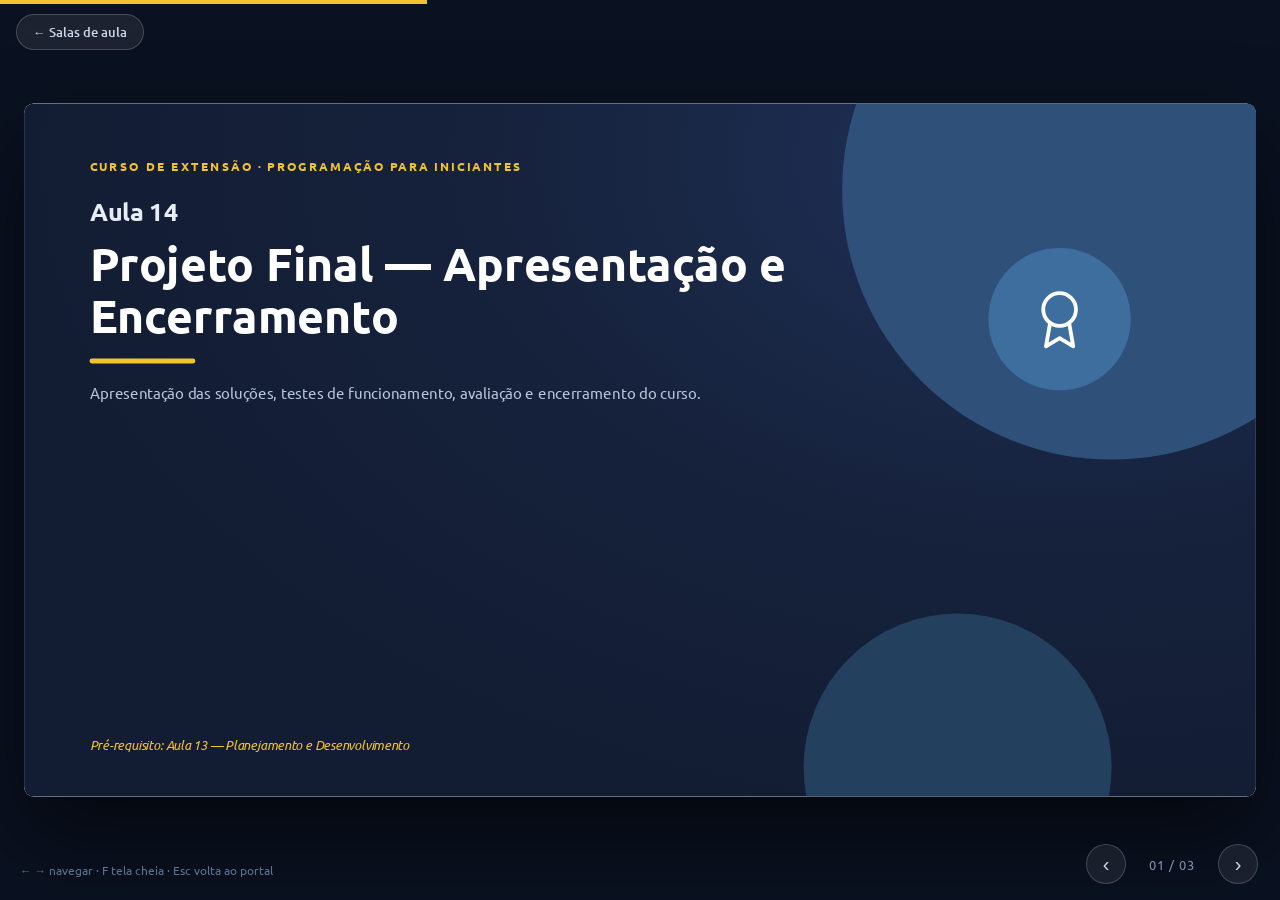
<file: aula14.html>
<!DOCTYPE html>
<html lang="pt-BR">
<head>
  <meta charset="UTF-8">
  <meta name="viewport" content="width=device-width, initial-scale=1">
  <title>Aula 14 · Projeto Final — Apresentação e Encerramento</title>
  <link rel="preconnect" href="https://fonts.googleapis.com">
  <link rel="preconnect" href="https://fonts.gstatic.com" crossorigin>
  <link href="https://fonts.googleapis.com/css2?family=Ubuntu:wght@300;400;500;700&family=Ubuntu+Mono:wght@400;700&display=swap" rel="stylesheet">
  <link rel="stylesheet" href="aulas.css">
</head>
<body data-aula="14">

<div class="progress"><i id="pbar"></i></div>
<a class="home" href="index.html">← Salas de aula</a>

<div class="deck"><div class="stage" id="stage">

  <!-- CAPA -->
  <section class="slide dark cover">
    <div class="orb o1"></div><div class="orb o2"></div>
    <div class="cover-ico"><svg class="ic"><use href="#i-award"/></svg></div>
    <p class="kicker">Curso de Extensão · Programação para Iniciantes</p>
    <p class="c-num">Aula 14</p>
    <h1>Projeto Final — Apresentação e Encerramento</h1>
    <div class="c-rule"></div>
    <p class="c-sub">Apresentação das soluções, testes de funcionamento, avaliação e encerramento do curso.</p>
    <p class="c-note">Pré-requisito: Aula 13 — Planejamento e Desenvolvimento</p>
  </section>

  <!-- SLIDE ÚNICO: APRESENTAÇÃO + AVALIAÇÃO + ENCERRAMENTO -->
  <section class="slide">
    <header class="s-head">
      <p class="kicker">Projeto Final · Dia de mostrar o resultado</p>
      <h2 class="h2">Apresentação, testes, avaliação e encerramento</h2>
      <p class="lead">Cada grupo apresenta seu projeto (IMC, RPG em texto ou Reservas) e o programa é posto à prova ao vivo.</p>
    </header>
    <div class="s-body">

      <div class="cols-2">
        <div class="card dark">
          <div class="card-flex" style="margin-bottom:8px"><span class="ic-dot"><svg class="ic"><use href="#i-comment"/></svg></span><h4>Apresentação — até 5 min por grupo</h4></div>
          <ul class="b" style="margin-top:4px">
            <li><b>O que o programa faz</b> — o problema escolhido e por quê</li>
            <li><b>Demonstração ao vivo</b> — entradas válidas e uma inválida (validação em ação)</li>
            <li><b>Um desafio enfrentado</b> — o erro que mais custou e como foi resolvido</li>
            <li><b>Tour pelo código</b> — onde estão o laço, a decisão e a lista</li>
          </ul>
        </div>

        <div class="card">
          <div class="card-flex" style="margin-bottom:8px"><span class="ic-dot"><svg class="ic"><use href="#i-check"/></svg></span><h4>Checklist de testes de funcionamento</h4></div>
          <ul class="b" style="margin-top:4px">
            <li>Entradas <b>normais</b> — o caminho esperado</li>
            <li>Valores de <b>fronteira</b> — limites das faixas e das listas</li>
            <li>Entradas <b>inválidas</b> — letras onde se espera número, opção inexistente no menu</li>
            <li>O programa <b>nunca quebra</b>: sempre avisa e continua (ou termina com elegância)</li>
          </ul>
        </div>

        <div class="card">
          <div class="card-flex" style="margin-bottom:8px"><span class="ic-dot"><svg class="ic"><use href="#i-star"/></svg></span><h4>Critérios de avaliação</h4></div>
          <ul class="b" style="margin-top:4px">
            <li><b>Funcionamento</b> — executa sem quebrar e cumpre o escopo mínimo</li>
            <li><b>Uso dos conceitos</b> — I/O, decisão, repetição e listas presentes e corretos</li>
            <li><b>Clareza do código</b> — nomes descritivos, indentação, comentários</li>
            <li><b>Apresentação</b> — demonstração organizada e reflexão sobre o processo</li>
          </ul>
        </div>

        <div class="card dark">
          <div class="card-flex" style="margin-bottom:8px"><span class="ic-dot"><svg class="ic"><use href="#i-award"/></svg></span><h4>Encerramento do curso</h4></div>
          <ul class="b" style="margin-top:4px">
            <li>Certificação: frequência mínima de <b>75%</b> + entregas realizadas</li>
            <li>Certificado emitido pela <b>COPER/FMP</b> — válido como horas complementares</li>
            <li>Próximos passos no aprendizado: praticar, refazer os exercícios e criar projetos próprios</li>
            <li>Feedback do curso será coletado ao final do encontro</li>
          </ul>
        </div>
      </div>

      <div class="quote" style="margin-top:14px">De "o que é programação?" a um projeto próprio funcionando — <b>vocês atravessaram o caminho completo em 14 encontros</b>.</div>
    </div>
  </section>

  <!-- ENCERRAMENTO FINAL -->
  <section class="slide dark bye">
    <div class="orb o1" style="width:440px;height:440px;background:#2e5079;top:-180px;left:-150px"></div>
    <div class="orb o2" style="width:340px;height:340px;background:#24405f;bottom:-140px;right:-100px"></div>
    <span class="bye-ico"><svg class="ic"><use href="#i-award"/></svg></span>
    <h2>Obrigado pela presença.</h2>
    <p>Foi um privilégio percorrer esse caminho com vocês. Parabéns pela dedicação — e bons códigos por aí!</p>
  </section>

</div></div>

<nav class="ctrl">
  <button id="prev" aria-label="Anterior">‹</button>
  <span id="cnt">01 / 3</span>
  <button id="next" aria-label="Próximo">›</button>
</nav>
<p class="hint">← → navegar · F tela cheia · Esc volta ao portal</p>

<script src="aulas.js"></script>
</body>
</html>
</file>
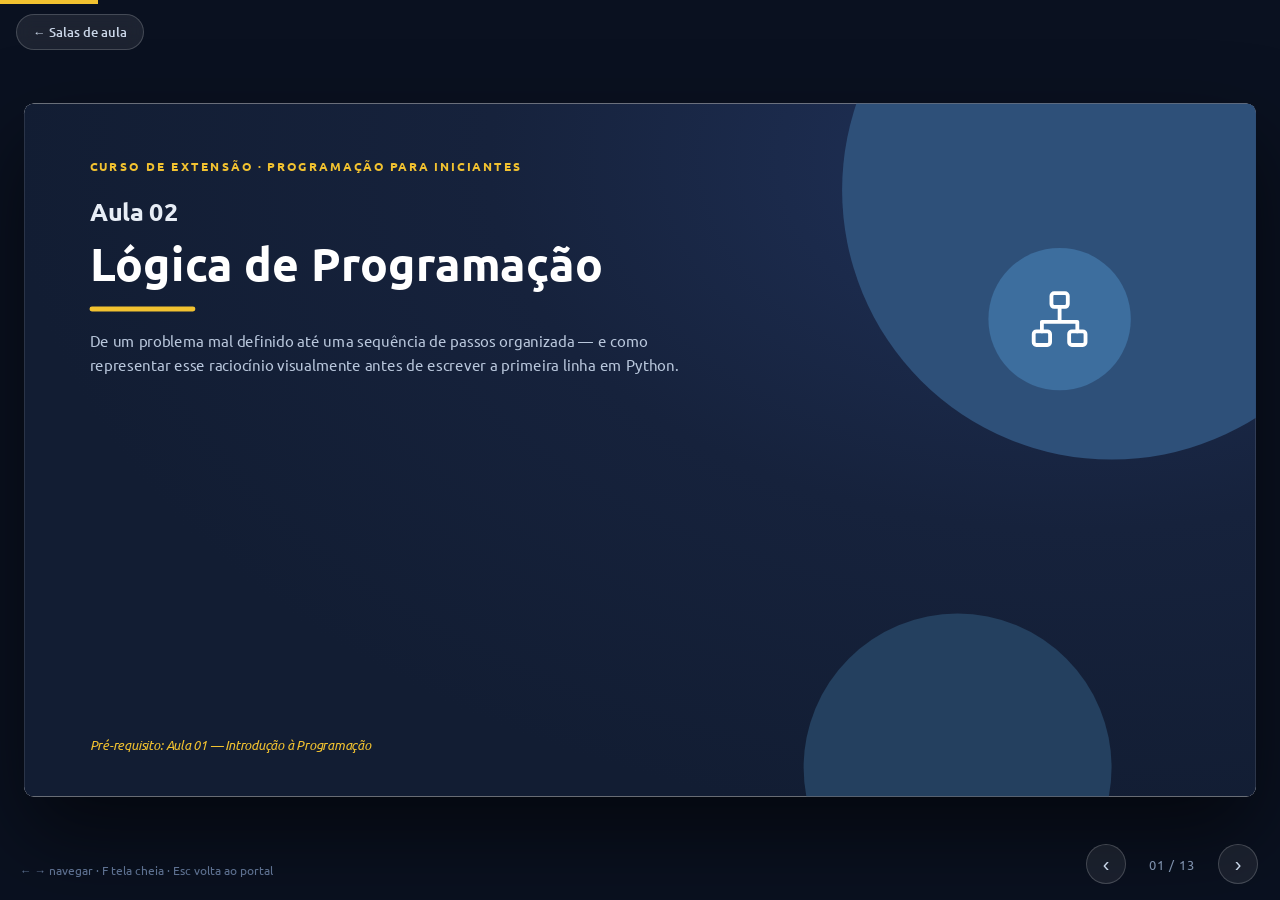
<file: aula2.html>
<!DOCTYPE html>
<html lang="pt-BR">
<head>
  <meta charset="UTF-8">
  <meta name="viewport" content="width=device-width, initial-scale=1">
  <title>Aula 02 · Lógica de Programação</title>
  <link rel="preconnect" href="https://fonts.googleapis.com">
  <link rel="preconnect" href="https://fonts.gstatic.com" crossorigin>
  <link href="https://fonts.googleapis.com/css2?family=Ubuntu:wght@300;400;500;700&family=Ubuntu+Mono:wght@400;700&display=swap" rel="stylesheet">
  <link rel="stylesheet" href="aulas.css">
</head>
<body data-aula="2">

<div class="progress"><i id="pbar"></i></div>
<a class="home" href="index.html">← Salas de aula</a>

<div class="deck"><div class="stage" id="stage">

  <!-- CAPA -->
  <section class="slide dark cover">
    <div class="orb o1"></div><div class="orb o2"></div>
    <div class="cover-ico"><svg class="ic"><use href="#i-sitemap"/></svg></div>
    <p class="kicker">Curso de Extensão · Programação para Iniciantes</p>
    <p class="c-num">Aula 02</p>
    <h1>Lógica de Programação</h1>
    <div class="c-rule"></div>
    <p class="c-sub">De um problema mal definido até uma sequência de passos organizada — e como representar
      esse raciocínio visualmente antes de escrever a primeira linha em Python.</p>
    <p class="c-note">Pré-requisito: Aula 01 — Introdução à Programação</p>
  </section>

  <!-- ROTEIRO -->
  <section class="slide">
    <header class="s-head">
      <p class="kicker">Antes de começar</p>
      <h2 class="h2">O que vamos ver hoje</h2>
      <p class="lead">Do problema à representação visual: o caminho completo antes de programar de verdade.</p>
    </header>
    <div class="s-body">
      <div class="agenda"><span>Retomada · 5 min</span><span>Conceitos · 45 min</span><span class="gold">Prática visual · 20 min</span><span class="gold">Fechamento · 10 min</span></div>
      <div class="toc">
        <div class="tcard"><span class="ic-dot"><svg class="ic"><use href="#i-search"/></svg></span><div><h4>Da necessidade ao problema</h4><p>Transformar um pedido vago em algo que dá para resolver.</p></div></div>
        <div class="tcard"><span class="ic-dot"><svg class="ic"><use href="#i-bulb"/></svg></span><div><h4>Pensar logicamente</h4><p>Uma estratégia de 5 passos para organizar qualquer solução.</p></div></div>
        <div class="tcard"><span class="ic-dot"><svg class="ic"><use href="#i-grid"/></svg></span><div><h4>Decomposição</h4><p>Dividir o problema grande em tarefas pequenas e simples.</p></div></div>
        <div class="tcard"><span class="ic-dot"><svg class="ic"><use href="#i-list"/></svg></span><div><h4>Algoritmo (uma prévia)</h4><p>O que é, e por que trabalharemos direto com Python.</p></div></div>
        <div class="tcard"><span class="ic-dot"><svg class="ic"><use href="#i-sitemap"/></svg></span><div><h4>Fluxogramas</h4><p>Representar visualmente um processo antes do código.</p></div></div>
        <div class="tcard"><span class="ic-dot"><svg class="ic"><use href="#i-table"/></svg></span><div><h4>Exemplo prático</h4><p>Média de 3 notas para 3 alunos, do fluxograma à tabela.</p></div></div>
      </div>
    </div>
  </section>

  <!-- CONCEITO 1 -->
  <section class="slide">
    <header class="s-head">
      <p class="kicker">Conceito 1</p>
      <h2 class="h2">Da necessidade ao problema</h2>
      <p class="lead">Programar começa antes de abrir uma IDE: começa por entender qual problema precisa ser resolvido.</p>
    </header>
    <div class="s-body">
      <div class="cols-2">
        <div class="card">
          <p style="font-style:italic;font-size:16px">"Calcular as médias da turma."</p>
          <p style="margin:8px 0 4px;font-size:12px;font-weight:700;color:var(--mut)">PERGUNTAS QUE ESCLARECEM O PEDIDO</p>
          <ul class="b">
            <li>Quantos alunos serão avaliados?</li>
            <li>Quantas notas cada aluno possui?</li>
            <li>Como a média será calculada?</li>
            <li>O que deve ser apresentado ao final?</li>
          </ul>
        </div>
        <div class="card dark">
          <p style="color:var(--gold);font-weight:700;font-size:12px;letter-spacing:.1em">PROBLEMA DESTA AULA</p>
          <p style="margin-top:8px;font-size:15.5px;line-height:1.6">Uma turma tem <b>3 alunos</b>. Cada aluno possui <b>3 notas</b>.<br>Precisamos calcular e mostrar a média de cada um.</p>
        </div>
      </div>
      <div class="quote" style="margin-top:14px">Um problema mal definido gera um programa que resolve a coisa errada — <b>mesmo que o código esteja "correto"</b>.</div>
    </div>
  </section>

  <!-- CONCEITO 2 -->
  <section class="slide">
    <header class="s-head">
      <p class="kicker">Conceito 2</p>
      <h2 class="h2">Pensar logicamente para resolver</h2>
      <p class="lead">Organizar ações de maneira coerente: o que acontece primeiro, que dados são necessários, como chegar ao resultado.</p>
    </header>
    <div class="s-body">
      <div class="steps">
        <div class="step"><div class="n">01</div><h4>Entender</h4><p>Identificar o que foi pedido.</p></div>
        <span class="step-dot"></span>
        <div class="step alt"><div class="n">02</div><h4>Identificar dados</h4><p>Descobrir quais informações serão necessárias.</p></div>
        <span class="step-dot"></span>
        <div class="step"><div class="n">03</div><h4>Definir o resultado</h4><p>Determinar o que deve ser produzido.</p></div>
        <span class="step-dot"></span>
        <div class="step alt"><div class="n">04</div><h4>Planejar</h4><p>Organizar as ações em ordem coerente.</p></div>
        <span class="step-dot"></span>
        <div class="step"><div class="n">05</div><h4>Conferir</h4><p>Verificar se o plano resolve o problema.</p></div>
      </div>
      <p class="quote" style="margin-top:16px">Essa sequência funciona para qualquer problema — <b>da média de notas ao sistema mais complexo</b>.</p>
    </div>
  </section>

  <!-- CONCEITO 3 -->
  <section class="slide">
    <header class="s-head">
      <p class="kicker">Conceito 3</p>
      <h2 class="h2">Decomposição: dividir para conquistar</h2>
      <p class="lead">Um problema grande pode ser dividido em tarefas menores. Cada etapa é simples; juntas, resolvem o problema completo.</p>
    </header>
    <div class="s-body">
      <div class="cols-2">
        <div class="card dark">
          <h4 style="color:var(--gold)">Problema grande → tarefas menores</h4>
          <ul class="b" style="margin-top:6px">
            <li>Obter as três notas do aluno</li>
            <li>Somar as notas</li>
            <li>Dividir a soma por 3</li>
            <li>Apresentar a média</li>
            <li>Repetir para os demais alunos</li>
          </ul>
        </div>
        <div class="card">
          <h4>Por que dividir ajuda?</h4>
          <ul class="b" style="margin-top:6px">
            <li>Cada tarefa pequena é mais fácil de entender e testar</li>
            <li>Erros ficam mais fáceis de localizar</li>
            <li>A tarefa "calcular 1 média" só precisa ser pensada uma vez</li>
            <li>É a base para, mais adiante, usar repetições no código</li>
          </ul>
        </div>
      </div>
    </div>
  </section>

  <!-- CONCEITO 4 -->
  <section class="slide">
    <header class="s-head">
      <p class="kicker">Conceito 4</p>
      <h2 class="h2">Algoritmo: uma prévia</h2>
      <p class="lead">Um algoritmo é uma <b style="color:var(--ink)">sequência finita de passos, organizados logicamente, com a finalidade de chegar a uma solução</b>.</p>
    </header>
    <div class="s-body">
      <div class="cols-2">
        <div class="card dark">
          <h4 style="color:var(--gold)">Exemplo: média de 3 notas</h4>
          <ol style="margin:8px 0 0 20px;font-size:14px;line-height:2;color:rgba(255,255,255,.88)">
            <li>Receber três notas</li>
            <li>Somar as notas</li>
            <li>Dividir a soma por três</li>
            <li>Mostrar a média</li>
          </ol>
        </div>
        <div class="card">
          <h4>Todo algoritmo precisa ter:</h4>
          <ul class="b" style="margin-top:6px">
            <li>Passos compreensíveis</li>
            <li>Ordem coerente entre os passos</li>
            <li>Um ponto de término</li>
          </ul>
          <p style="margin-top:8px;font-size:12.5px;font-style:italic;color:var(--mut)">Veremos algoritmos com mais profundidade na próxima aula.</p>
        </div>
      </div>
    </div>
  </section>

  <!-- DECISÃO DO CURSO -->
  <section class="slide dark">
    <header class="s-head">
      <p class="kicker">Uma decisão do curso</p>
      <h2 class="h2">Por que não usar Portugol e VisualG?</h2>
      <p class="lead" style="color:#b9c7dc">Em muitos cursos, a lógica começa com pseudocódigo em Portugol — praticado na ferramenta VisualG.</p>
    </header>
    <div class="s-body">
      <div class="cols-2">
        <div class="card dark">
          <h4 style="color:#9db4d0">O problema de usar Portugol primeiro</h4>
          <p style="margin-top:6px">Com a carga horária curta, aprender uma linguagem didática e depois migrar para outra exigiria tempo adicional de adaptação.</p>
          <p style="margin-top:10px;font-size:12.5px;font-style:italic;color:rgba(255,255,255,.6)">Portugol e VisualG não são inúteis — são recursos didáticos válidos; apenas não serão a ferramenta deste curso.</p>
        </div>
        <div class="card dark" style="border:1px solid rgba(242,194,48,.35)">
          <h4 style="color:var(--gold)">Por que ir direto ao Python</h4>
          <ul class="b" style="margin-top:6px">
            <li>Fundamentos praticados na linguagem real do curso</li>
            <li>Python é usado em automação, análise de dados e desenvolvimento</li>
            <li>Um só caminho de aprendizado, sem etapa de tradução extra</li>
          </ul>
        </div>
      </div>
      <div class="quote" style="margin-top:14px">"A lógica não pertence a uma linguagem específica. O mesmo raciocínio pode ser representado em <b>fluxograma, Portugol, Python, C</b> ou outras."</div>
    </div>
  </section>

  <!-- CONEXÃO AULA 1 -->
  <section class="slide">
    <header class="s-head">
      <p class="kicker">Conexão com a Aula 01</p>
      <h2 class="h2">O computador continua sendo literal</h2>
      <p class="lead">O computador não interpreta nossa intenção: executa instruções conforme foram definidas.</p>
    </header>
    <div class="s-body">
      <div class="cols-2">
        <div class="card">
          <p style="font-size:12px;color:var(--mut)">Suficiente para uma pessoa:</p>
          <p style="margin-top:6px;font-style:italic;font-size:19px">"Calcule a média."</p>
        </div>
        <div class="card dark">
          <p style="font-size:12px;color:rgba(255,255,255,.65)">Um programa precisa de instruções explícitas:</p>
          <p style="margin-top:6px;font-size:15px;font-weight:500">Quais valores? Qual operação? Quantas vezes? Como mostrar?</p>
        </div>
      </div>
      <div class="agenda" style="margin-top:14px">
        <span>Quais valores utilizar</span><span>Qual operação realizar</span><span>Quantas vezes executar</span><span>Como apresentar o resultado</span>
      </div>
    </div>
  </section>

  <!-- CONCEITO 5 -->
  <section class="slide">
    <header class="s-head">
      <p class="kicker">Conceito 5</p>
      <h2 class="h2">Fluxogramas: os símbolos principais</h2>
      <p class="lead">Um fluxograma representa visualmente as etapas de um processo, por meio de símbolos conectados por setas.</p>
    </header>
    <div class="s-body">
      <table class="t">
        <tr><th style="width:120px">Símbolo</th><th>Nome</th><th>Significado</th><th>Uso</th></tr>
        <tr><td><span style="display:inline-block;width:64px;height:24px;border-radius:50%;background:var(--blue)"></span></td><td><b>Oval / terminador</b></td><td>Início ou fim</td><td>Marca os limites do processo</td></tr>
        <tr><td><span style="display:inline-block;width:60px;height:22px;background:var(--blue);transform:skewX(-14deg)"></span></td><td><b>Paralelogramo</b></td><td>Entrada ou saída</td><td>Ler dados ou apresentar resultados</td></tr>
        <tr><td><span style="display:inline-block;width:60px;height:22px;background:var(--blue)"></span></td><td><b>Retângulo</b></td><td>Processamento</td><td>Calcular ou atribuir valores</td></tr>
        <tr><td><span style="display:inline-block;width:24px;height:24px;background:var(--blue);transform:rotate(45deg)"></span></td><td><b>Losango</b></td><td>Decisão</td><td>Avaliar uma condição e escolher um caminho</td></tr>
      </table>
      <p style="margin-top:12px;font-size:13px;font-style:italic;color:var(--blue2)">A seta indica o fluxo: a sequência das etapas do início ao fim.</p>
    </div>
  </section>

  <!-- CONCEITO 6 -->
  <section class="slide">
    <header class="s-head">
      <p class="kicker">Conceito 6</p>
      <h2 class="h2">O fluxo básico de um processo</h2>
      <p class="lead">Nem todo algoritmo precisa de decisão — mas quase todos seguem esta espinha dorsal.</p>
    </header>
    <div class="s-body">
      <div class="cols-2" style="align-items:center">
        <div class="vflow">
          <div class="vf terminator">INÍCIO</div><div class="varr"></div>
          <div class="vf">ENTRADA</div><div class="varr"></div>
          <div class="vf process">PROCESSAMENTO</div><div class="varr"></div>
          <div class="vf">SAÍDA</div><div class="varr"></div>
          <div class="vf terminator">FIM</div>
        </div>
        <div class="card">
          <h4>Exemplo aplicado</h4>
          <ul class="b" style="margin-top:6px">
            <li>Início do programa</li>
            <li>Ler as 3 notas</li>
            <li>Calcular a média</li>
            <li>Mostrar a média</li>
            <li>Fim do programa</li>
          </ul>
        </div>
      </div>
    </div>
  </section>

  <!-- EXEMPLO PRÁTICO -->
  <section class="slide">
    <header class="s-head">
      <p class="kicker">Exemplo prático</p>
      <h2 class="h2">Média de 3 notas para 3 alunos</h2>
      <p class="lead">O mesmo procedimento se repete três vezes — ainda sem estruturas de repetição formais.</p>
    </header>
    <div class="s-body">
      <div class="cols-3" style="margin-bottom:14px">
        <div class="card"><h4>Aluno 1</h4><p>Ler notas: 7, 8, 9 → calcular média = soma / 3 → mostrar média</p></div>
        <div class="card dark"><h4 style="color:var(--gold)">Aluno 2</h4><p>Ler notas: 6, 7, 8 → calcular média = soma / 3 → mostrar média</p></div>
        <div class="card"><h4>Aluno 3</h4><p>Ler notas: 5, 6, 7 → calcular média = soma / 3 → mostrar média</p></div>
      </div>
      <table class="t big">
        <tr><th>Aluno</th><th>Nota 1</th><th>Nota 2</th><th>Nota 3</th><th class="hl">Média</th></tr>
        <tr><td>1</td><td>7</td><td>8</td><td>9</td><td class="hl">8,0</td></tr>
        <tr><td>2</td><td>6</td><td>7</td><td>8</td><td class="hl">7,0</td></tr>
        <tr><td>3</td><td>5</td><td>6</td><td>7</td><td class="hl">6,0</td></tr>
      </table>
      <p style="margin-top:12px;text-align:center;font-size:13px;font-style:italic;color:var(--blue2)">Mesma lógica, dados diferentes — mais adiante, estruturas de repetição evitarão essa repetição manual.</p>
    </div>
  </section>

  <!-- SUMÁRIO -->
  <section class="slide">
    <header class="s-head">
      <p class="kicker">Fechamento</p>
      <h2 class="h2">O que levamos desta aula</h2>
    </header>
    <div class="s-body">
      <div class="sum">
        <div class="sc"><span class="ic-dot"><svg class="ic"><use href="#i-check"/></svg></span><div><h4>Compreender antes de programar</h4><p>Resolver começa por entender o problema de verdade.</p></div></div>
        <div class="sc"><span class="ic-dot"><svg class="ic"><use href="#i-check"/></svg></span><div><h4>Dados e resultado esperado</h4><p>Identificados antes de qualquer solução.</p></div></div>
        <div class="sc"><span class="ic-dot"><svg class="ic"><use href="#i-check"/></svg></span><div><h4>Decomposição</h4><p>Dividir em tarefas menores facilita a solução.</p></div></div>
        <div class="sc"><span class="ic-dot"><svg class="ic"><use href="#i-check"/></svg></span><div><h4>Algoritmo</h4><p>Organiza passos finitos numa sequência lógica.</p></div></div>
        <div class="sc"><span class="ic-dot"><svg class="ic"><use href="#i-check"/></svg></span><div><h4>Fluxogramas</h4><p>Representam visualmente um processo antes do código.</p></div></div>
        <div class="sc"><span class="ic-dot"><svg class="ic"><use href="#i-check"/></svg></span><div><h4>Python direto</h4><p>A lógica vale para qualquer linguagem — sem etapa em Portugol.</p></div></div>
      </div>
    </div>
  </section>

  <!-- ENCERRAMENTO -->
  <section class="slide dark bye">
    <div class="orb o1" style="width:440px;height:440px;background:#2e5079;top:-180px;left:-150px"></div>
    <div class="orb o2" style="width:340px;height:340px;background:#24405f;bottom:-140px;right:-100px"></div>
    <span class="bye-ico"><svg class="ic"><use href="#i-check"/></svg></span>
    <h2>Obrigado pela presença.</h2>
    <p>Nos vemos na próxima aula — <b style="color:var(--gold)">Algoritmos e Apresentação do Python</b>.</p>
  </section>

</div></div>

<nav class="ctrl">
  <button id="prev" aria-label="Anterior">‹</button>
  <span id="cnt">01 / 11</span>
  <button id="next" aria-label="Próximo">›</button>
</nav>
<p class="hint">← → navegar · F tela cheia · Esc volta ao portal</p>

<script src="aulas.js"></script>
</body>
</html>
</file>
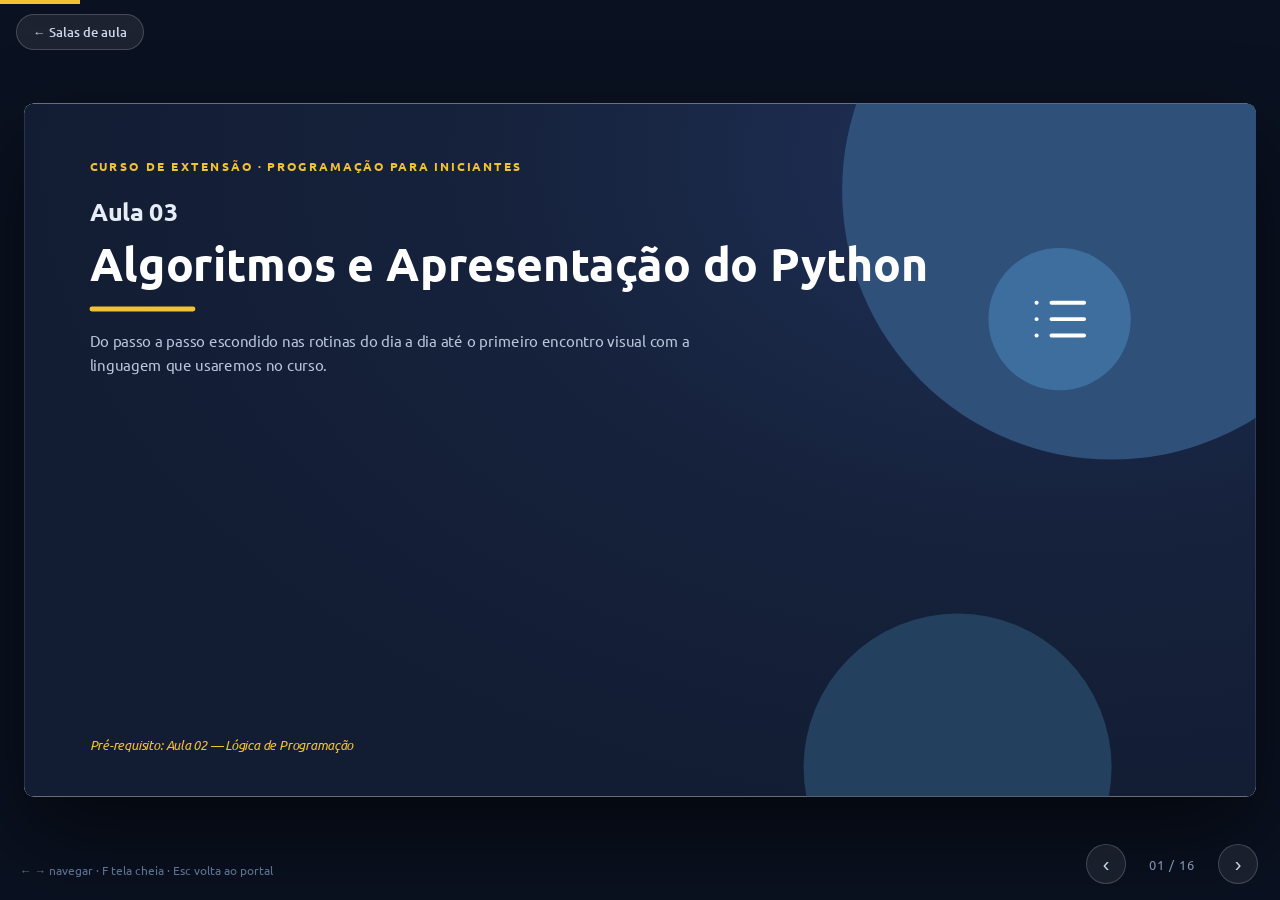
<file: aula3.html>
<!DOCTYPE html>
<html lang="pt-BR">
<head>
  <meta charset="UTF-8">
  <meta name="viewport" content="width=device-width, initial-scale=1">
  <title>Aula 03 · Algoritmos e Apresentação do Python</title>
  <link rel="preconnect" href="https://fonts.googleapis.com">
  <link rel="preconnect" href="https://fonts.gstatic.com" crossorigin>
  <link href="https://fonts.googleapis.com/css2?family=Ubuntu:wght@300;400;500;700&family=Ubuntu+Mono:wght@400;700&display=swap" rel="stylesheet">
  <link rel="stylesheet" href="aulas.css">
</head>
<body data-aula="3">

<div class="progress"><i id="pbar"></i></div>
<a class="home" href="index.html">← Salas de aula</a>

<div class="deck"><div class="stage" id="stage">

  <!-- CAPA -->
  <section class="slide dark cover">
    <div class="orb o1"></div><div class="orb o2"></div>
    <div class="cover-ico"><svg class="ic"><use href="#i-list"/></svg></div>
    <p class="kicker">Curso de Extensão · Programação para Iniciantes</p>
    <p class="c-num">Aula 03</p>
    <h1>Algoritmos e Apresentação do Python</h1>
    <div class="c-rule"></div>
    <p class="c-sub">Do passo a passo escondido nas rotinas do dia a dia até o primeiro encontro visual com a linguagem que usaremos no curso.</p>
    <p class="c-note">Pré-requisito: Aula 02 — Lógica de Programação</p>
  </section>

  <!-- ROTEIRO -->
  <section class="slide">
    <header class="s-head">
      <p class="kicker">Antes de começar</p>
      <h2 class="h2">O que vamos ver hoje</h2>
      <p class="lead">Da definição formal até o exercício no papel — com a primeira olhada no código Python.</p>
    </header>
    <div class="s-body">
      <div class="agenda"><span>Retomada · 5 min</span><span>Conceitos · 40 min</span><span class="gold">Exercício no papel · 25 min</span><span class="gold">Fechamento · 10 min</span></div>
      <div class="toc">
        <div class="tcard"><span class="ic-dot"><svg class="ic"><use href="#i-list"/></svg></span><div><h4>O que é um algoritmo</h4><p>A definição formal e as três propriedades obrigatórias.</p></div></div>
        <div class="tcard"><span class="ic-dot"><svg class="ic"><use href="#i-traffic"/></svg></span><div><h4>Algoritmos no cotidiano</h4><p>Rotinas que executamos no "piloto automático".</p></div></div>
        <div class="tcard"><span class="ic-dot"><svg class="ic"><use href="#i-grid"/></svg></span><div><h4>Decomposição extrema</h4><p>Quantos passos existem em "escovar os dentes"? Trinta.</p></div></div>
        <div class="tcard"><span class="ic-dot"><svg class="ic"><use href="#i-cpu"/></svg></span><div><h4>A literalidade da máquina</h4><p>Por que o computador não deduz, não corrige e não pula etapas.</p></div></div>
        <div class="tcard"><span class="ic-dot"><svg class="ic"><use href="#i-python"/></svg></span><div><h4>Conheça o Python</h4><p>História, filosofia e o visual do código em comparação com o C++.</p></div></div>
        <div class="tcard"><span class="ic-dot"><svg class="ic"><use href="#i-edit"/></svg></span><div><h4>Exercício e próximos passos</h4><p>Algoritmo no papel e o que vem na Aula 04.</p></div></div>
      </div>
    </div>
  </section>

  <!-- CONCEITO 1 -->
  <section class="slide">
    <header class="s-head">
      <p class="kicker">Conceito 1</p>
      <h2 class="h2">O que é um algoritmo?</h2>
      <p class="lead">A ferramenta central que organiza o pensamento antes de qualquer linha de código — agora formalizamos a prévia da Aula 02.</p>
    </header>
    <div class="s-body">
      <div class="quote">Algoritmo é uma <b>sequência finita, ordenada e não ambígua de passos</b> que leva à realização de uma tarefa ou à solução de um problema.</div>
      <div class="cols-3" style="margin-top:14px">
        <div class="card card-flex"><span class="ic-dot"><svg class="ic"><use href="#i-book"/></svg></span><div><h4>Passos compreensíveis</h4><p>Cada instrução clara, sem duplo sentido.</p></div></div>
        <div class="card dark card-flex"><span class="ic-dot"><svg class="ic"><use href="#i-map"/></svg></span><div><h4>Ordem lógica</h4><p>Cronologia rigorosa: cada ação depende da anterior.</p></div></div>
        <div class="card card-flex"><span class="ic-dot"><svg class="ic"><use href="#i-clock"/></svg></span><div><h4>Finitude</h4><p>Início, etapas intermediárias e término obrigatório.</p></div></div>
      </div>
      <p style="margin-top:12px;font-size:13px;font-style:italic;color:var(--blue2)">Receita culinária, manual de montagem e guia de primeiros socorros são algoritmos em linguagem natural.</p>
    </div>
  </section>

  <!-- CONCEITO 2 -->
  <section class="slide">
    <header class="s-head">
      <p class="kicker">Conceito 2</p>
      <h2 class="h2">Algoritmos no cotidiano: o piloto automático</h2>
      <p class="lead">O cérebro automatiza rotinas — mas uma máquina não tem intuição nem memória muscular: cada detalhe omitido é uma falha potencial.</p>
    </header>
    <div class="s-body">
      <div class="cols-3">
        <div class="card"><div class="card-flex" style="margin-bottom:6px"><span class="ic-dot"><svg class="ic"><use href="#i-traffic"/></svg></span><h4>Atravessar uma rua</h4></div><p>Parar no meio-fio → olhar à esquerda → olhar à direita → avaliar a velocidade dos veículos → atravessar em linha reta.</p></div>
        <div class="card dark"><div class="card-flex" style="margin-bottom:6px"><span class="ic-dot"><svg class="ic"><use href="#i-phone"/></svg></span><h4>Fazer uma ligação</h4></div><p>Desbloquear a tela → abrir os contatos → buscar o nome → discar → aproximar do ouvido.</p></div>
        <div class="card"><div class="card-flex" style="margin-bottom:6px"><span class="ic-dot"><svg class="ic"><use href="#i-card"/></svg></span><h4>Sacar no caixa eletrônico</h4></div><p>Inserir o cartão → digitar a senha → escolher saque e valor → recolher cartão, cédulas e comprovante.</p></div>
      </div>
      <p style="margin-top:12px;font-size:13px;font-style:italic;color:var(--blue2)">Executamos essas ações quase sem pensar. Um programa precisa de cada passo explicitado.</p>
    </div>
  </section>

  <!-- CONCEITO 3 -->
  <section class="slide">
    <header class="s-head">
      <p class="kicker">Conceito 3</p>
      <h2 class="h2">Decomposição extrema: "escovar os dentes"</h2>
      <p class="lead">A instrução "Acorde e vá escovar os dentes" basta para um humano. Para uma execução lógica: <b style="color:var(--ink)">30 passos numerados</b> — agrupados aqui em 5 fases.</p>
    </header>
    <div class="s-body">
      <div class="cols-5">
        <div class="card"><p style="color:#b8912a;font-weight:700;font-size:11px;letter-spacing:.06em">FASE 1 · PASSOS 1–3</p><h4 style="margin-top:4px">Despertar</h4><p>Ouvir o alarme; abrir os olhos; esticar o braço e desligá-lo na mesa de cabeceira.</p></div>
        <div class="card"><p style="color:#b8912a;font-weight:700;font-size:11px;letter-spacing:.06em">FASE 2 · PASSOS 4–10</p><h4 style="margin-top:4px">Deslocamento</h4><p>Levantar; caminhar até o banheiro; acender a luz; parar diante da pia.</p></div>
        <div class="card dark"><p style="color:var(--gold);font-weight:700;font-size:11px;letter-spacing:.06em">FASE 3 · PASSOS 11–20</p><h4 style="margin-top:4px">Preparação</h4><p>Pegar escova e pasta; girar a tampa (13); pressionar o tubo até sair pasta (15); umedecer as cerdas (19).</p></div>
        <div class="card"><p style="color:#b8912a;font-weight:700;font-size:11px;letter-spacing:.06em">FASE 4 · PASSOS 21–23</p><h4 style="margin-top:4px">Escovação</h4><p>Escovar todas as faces dos dentes e a língua por 2 minutos; cuspir a espuma.</p></div>
        <div class="card"><p style="color:#b8912a;font-weight:700;font-size:11px;letter-spacing:.06em">FASE 5 · PASSOS 24–30</p><h4 style="margin-top:4px">Finalização</h4><p>Enxaguar a boca; lavar e guardar a escova; secar o rosto; apagar a luz.</p></div>
      </div>
      <div class="warn" style="margin-top:14px"><b>Sem o passo 13</b> (abrir a tampa da pasta), o passo 15 falha: nada sai do tubo. <b>Ordem e completude não são opcionais.</b></div>
    </div>
  </section>

  <!-- CONCEITO 4 -->
  <section class="slide">
    <header class="s-head">
      <p class="kicker">Conceito 4 · Conexão com as Aulas 01–02</p>
      <h2 class="h2">O computador é uma entidade literal</h2>
    </header>
    <div class="s-body">
      <div class="quote">"Extremamente rápido, mas <b>estritamente literal e sem iniciativa</b>: ele não faz nada além do que foi detalhadamente instruído."</div>
      <div class="cols-3" style="margin-top:14px">
        <div class="card card-flex"><span class="ic-dot"><svg class="ic"><use href="#i-target"/></svg></span><div><h4>Não deduz intenções</h4><p>Pediu a média de 3 notas e esqueceu de dividir por 3? Ele entrega a soma — sem desconfiar do equívoco.</p></div></div>
        <div class="card dark card-flex"><span class="ic-dot"><svg class="ic"><use href="#i-alert"/></svg></span><div><h4>Não corrige ambiguidades</h4><p>Executa a ambiguidade até travar ou errar: <i>lixo entra, lixo sai</i> (GIGO).</p></div></div>
        <div class="card card-flex"><span class="ic-dot"><svg class="ic"><use href="#i-key"/></svg></span><div><h4>Não pula etapas "óbvias"</h4><p>Porta trancada sem instrução para girar a chave? A execução simplesmente para.</p></div></div>
      </div>
      <p style="margin-top:12px;font-size:13px;font-style:italic;color:var(--blue2)">Programar é estruturar comandos com clareza suficiente para que uma máquina literal alcance exatamente o objetivo esperado.</p>
    </div>
  </section>

  <!-- CONCEITO 5 -->
  <section class="slide">
    <header class="s-head">
      <p class="kicker">Conceito 5</p>
      <h2 class="h2">Estrutura padrão de um algoritmo textual</h2>
      <p class="lead">O modelo clássico de processamento de dados — a mesma espinha dorsal do modelo de Von Neumann (Aula 01).</p>
    </header>
    <div class="s-body">
      <div class="flow">
        <div class="fbox"><h4>ENTRADA DE DADOS</h4><p>Informações necessárias que alimentam o processo</p></div>
        <div class="farr"><svg class="ic"><use href="#i-forward"/></svg></div>
        <div class="fbox mid"><h4>PROCESSAMENTO</h4><p>Ações, cálculos, decisões e transformações</p></div>
        <div class="farr"><svg class="ic"><use href="#i-forward"/></svg></div>
        <div class="fbox"><h4>SAÍDA DE DADOS</h4><p>Resultados apresentados ao usuário ou sistema</p></div>
      </div>
      <div class="card dark" style="margin-top:14px">
        <h4 style="color:var(--gold)">Exemplo — Preparar um suco de pacote (com INÍCIO e FIM)</h4>
        <p style="margin-top:6px"><b>ENTRADA (1–4):</b> jarra de 1 L e colher; 1 litro de água filtrada; 1 envelope de suco em pó.</p>
        <p><b>PROCESSAMENTO (5–9):</b> abrir o envelope e despejar o pó na água; mexer por 30 segundos; <b>se ainda houver pó no fundo, mexer por mais 15 segundos</b>.</p>
        <p><b>SAÍDA (10):</b> servir o suco pronto em um copo.</p>
      </div>
    </div>
  </section>

  <!-- CONCEITO 6 -->
  <section class="slide">
    <header class="s-head">
      <p class="kicker">Conceito 6</p>
      <h2 class="h2">Conheça o Python</h2>
      <p class="lead">A linguagem que usaremos do início ao fim — hoje, apenas reconhecimento visual (sem editor e sem execução).</p>
    </header>
    <div class="s-body">
      <div class="cols-2">
        <div class="card card-flex"><span class="ic-dot"><svg class="ic"><use href="#i-book"/></svg></span><div><h4>Criação</h4><p>Concebida no final dos anos 1980 como projeto de hobby; primeira versão pública em 1991, por Guido van Rossum — matemático e programador holandês.</p></div></div>
        <div class="card card-flex"><span class="ic-dot"><svg class="ic"><use href="#i-comment"/></svg></span><div><h4>Origem do nome</h4><p>Contrariando o senso comum, não é a serpente: vem do grupo de humor britânico <i>Monty Python</i>, do qual Guido era fã.</p></div></div>
        <div class="card card-flex"><span class="ic-dot"><svg class="ic"><use href="#i-layers"/></svg></span><div><h4>Linguagem de alto nível</h4><p>Muito distante dos circuitos e do binário — palavras e construções próximas do inglês do dia a dia.</p></div></div>
        <div class="card dark card-flex"><span class="ic-dot"><svg class="ic"><use href="#i-python"/></svg></span><div><h4>Neste curso</h4><p>Nossa ferramenta do início ao fim — direto, sem etapa em Portugol (decisão da Aula 02).</p></div></div>
      </div>
    </div>
  </section>

  <!-- CONCEITO 7 -->
  <section class="slide">
    <header class="s-head">
      <p class="kicker">Conceito 7</p>
      <h2 class="h2">A filosofia: The Zen of Python</h2>
      <p class="lead">A cultura de clareza da linguagem, resumida em diretrizes escritas por Tim Peters.</p>
    </header>
    <div class="s-body">
      <div class="cols-2">
        <div class="card dark" style="font-size:14.5px;line-height:2;font-style:italic">
          <p>"Bonito é melhor que feio."</p>
          <p>"Explícito é melhor que implícito."</p>
          <p>"Simples é melhor que complexo."</p>
          <p style="background:var(--gold);color:var(--panel);font-weight:700;font-style:normal;border-radius:8px;padding:2px 12px;display:inline-block">"Legibilidade conta."</p>
          <p>"Se a implementação é difícil de explicar, é uma má ideia."</p>
        </div>
        <div class="card">
          <h4>O resultado prático</h4>
          <ul class="b" style="margin-top:6px">
            <li>Palavras-chave intuitivas e comandos diretos</li>
            <li>Elementos puramente burocráticos são dispensados</li>
            <li>Menos ruído visual — o foco fica na lógica da solução</li>
          </ul>
          <p style="margin-top:10px;font-size:12.5px;font-style:italic;color:var(--mut)">The Zen of Python — Tim Peters (PEP 20)</p>
        </div>
      </div>
    </div>
  </section>

  <!-- AMOSTRA 1 -->
  <section class="slide">
    <header class="s-head">
      <p class="kicker">Amostra 1 · C++ × Python</p>
      <h2 class="h2">Olá, mundo! — a mensagem mínima</h2>
    </header>
    <div class="s-body">
      <div class="cols-2">
        <div>
          <span class="code-label">Em C++</span>
          <pre class="code"><span class="c">#include &lt;iostream&gt;</span>

<span class="k">int</span> main() {
    std::cout &lt;&lt; <span class="s">"Ola, mundo!"</span> &lt;&lt; std::endl;
    <span class="k">return</span> 0;
}</pre>
        </div>
        <div>
          <span class="code-label">Em Python</span>
          <pre class="code"><span class="f">print</span>(<span class="s">"Ola, mundo!"</span>)

<span class="c"># uma linha — é só isso.</span></pre>
        </div>
      </div>
      <div class="agenda" style="margin-top:14px">
        <span>Sem #include</span><span>Sem função main()</span><span>Sem return 0 obrigatório</span>
      </div>
    </div>
  </section>

  <!-- AMOSTRA 2 -->
  <section class="slide">
    <header class="s-head">
      <p class="kicker">Amostra 2 · C++ × Python</p>
      <h2 class="h2">A média das 3 notas — o problema-guia</h2>
      <p class="lead">O mesmo cálculo desenhado na Aula 02, agora em código real.</p>
    </header>
    <div class="s-body">
      <div class="cols-2">
        <div>
          <span class="code-label">Em C++</span>
          <pre class="code"><span class="c">#include &lt;iostream&gt;</span>

<span class="k">int</span> main() {
    <span class="k">float</span> n1 = 7, n2 = 8, n3 = 9;
    <span class="k">float</span> media = (n1 + n2 + n3) / 3;
    std::cout &lt;&lt; <span class="s">"Media: "</span> &lt;&lt; media &lt;&lt; std::endl;
    <span class="k">return</span> 0;
}</pre>
        </div>
        <div>
          <span class="code-label">Em Python</span>
          <pre class="code">n1 = 7
n2 = 8
n3 = 9

media = (n1 + n2 + n3) / 3
<span class="f">print</span>(<span class="s">"Media:"</span>, media)</pre>
        </div>
      </div>
      <div class="agenda" style="margin-top:14px">
        <span>Sem declaração de tipo (float)</span><span>Sem ponto e vírgula obrigatório</span><span>Fim da linha = fim da instrução</span>
      </div>
    </div>
  </section>

  <!-- AMOSTRA 3 -->
  <section class="slide">
    <header class="s-head">
      <p class="kicker">Amostra 3 · C++ × Python</p>
      <h2 class="h2">Tomada de decisão: maior de idade?</h2>
    </header>
    <div class="s-body">
      <div class="cols-2">
        <div>
          <span class="code-label">Em C++</span>
          <pre class="code" style="font-size:12.5px"><span class="c">#include &lt;iostream&gt;</span>

<span class="k">int</span> main() {
    <span class="k">int</span> idade = 20;

    <span class="k">if</span> (idade &gt;= 18) {
        std::cout &lt;&lt; <span class="s">"Acesso permitido."</span> &lt;&lt; std::endl;
    } <span class="k">else</span> {
        std::cout &lt;&lt; <span class="s">"Acesso negado."</span> &lt;&lt; std::endl;
    }
    <span class="k">return</span> 0;
}</pre>
        </div>
        <div>
          <span class="code-label">Em Python</span>
          <pre class="code" style="font-size:14px">idade = 20

<span class="k">if</span> idade &gt;= 18:
    <span class="f">print</span>(<span class="s">"Acesso permitido."</span>)
<span class="k">else</span>:
    <span class="f">print</span>(<span class="s">"Acesso negado."</span>)</pre>
        </div>
      </div>
      <div class="agenda" style="margin-top:14px">
        <span>Sem chaves { } delimitando blocos</span><span>A indentação define o que está dentro do if/else</span><span>Os dois-pontos abrem cada bloco</span>
      </div>
    </div>
  </section>

  <!-- ANATOMIA -->
  <section class="slide">
    <header class="s-head">
      <p class="kicker">Conceito 8</p>
      <h2 class="h2">Anatomia das instruções que vimos</h2>
      <p class="lead">Os elementos fundamentais que compõem um programa em Python.</p>
    </header>
    <div class="s-body">
      <div class="cols-4">
        <div class="card"><p><code class="inl">print(...)</code></p><p style="margin-top:6px"><b>Comando de saída:</b> exibe algo na tela.</p></div>
        <div class="card"><p><code class="inl">"texto"</code></p><p style="margin-top:6px"><b>Cadeia de caracteres:</b> marcada por aspas.</p></div>
        <div class="card"><p><code class="inl">numero1, idade</code></p><p style="margin-top:6px"><b>Variáveis:</b> nomes de espaços de armazenamento.</p></div>
        <div class="card"><p><code class="inl">=</code></p><p style="margin-top:6px"><b>Atribuição:</b> guarda o valor da direita no nome da esquerda.</p></div>
        <div class="card"><p><code class="inl">+ - * /</code></p><p style="margin-top:6px"><b>Aritméticos:</b> executam os cálculos matemáticos.</p></div>
        <div class="card"><p><code class="inl">&gt;= == &lt; !=</code></p><p style="margin-top:6px"><b>Comparações:</b> resultam em True ou False.</p></div>
        <div class="card"><p><code class="inl">if / else</code></p><p style="margin-top:6px"><b>Decisão:</b> "se a condição vale, faça A; senão, faça B".</p></div>
        <div class="card"><p><code class="inl">:</code></p><p style="margin-top:6px"><b>Dois-pontos:</b> iniciam um bloco subordinado (indentado).</p></div>
      </div>
    </div>
  </section>

  <!-- EXERCÍCIO -->
  <section class="slide">
    <header class="s-head">
      <p class="kicker">Exercício · Papel e caneta</p>
      <h2 class="h2">Algoritmo para trocar uma lâmpada queimada</h2>
    </header>
    <div class="s-body">
      <div class="ex">
        <div class="ex-brief">
          <h4>O desafio</h4>
          <p><b>Cenário:</b> você entra em um quarto escuro, aciona o interruptor da parede — e a lâmpada do teto não acende.</p>
          <p><b>Tarefa:</b> escrever um algoritmo textual completo e numerado, do instante em que você nota o defeito até a lâmpada nova ser testada com sucesso e a antiga descartada.</p>
          <p style="margin-top:auto;font-size:12px;font-style:italic;color:rgba(255,255,255,.6)">Sem computador e sem editor: hoje, a lógica é toda sua.</p>
        </div>
        <div>
          <div class="ri"><span class="ic-dot"><svg class="ic"><use href="#i-target"/></svg></span><div><h5>Presuma a literalidade de quem executa</h5><p>Instruções vagas como "troque com cuidado" são proibidas.</p></div></div>
          <div class="ri"><span class="ic-dot"><svg class="ic"><use href="#i-alert"/></svg></span><div><h5>Segurança e verificação física</h5><p>Interruptor/disjuntor desligado antes do contato com o bocal; escada estável; testar a temperatura da lâmpada queimada antes de desenroscar.</p></div></div>
          <div class="ri"><span class="ic-dot"><svg class="ic"><use href="#i-check"/></svg></span><div><h5>Validação do resultado</h5><p>Religar a energia e testar; se a nova não acender, verificar se está bem rosqueada.</p></div></div>
          <div class="ri"><span class="ic-dot"><svg class="ic"><use href="#i-list"/></svg></span><div><h5>Formatação obrigatória</h5><p>Marcação explícita de INÍCIO e FIM; no mínimo 12 passos numerados e sequenciais.</p></div></div>
        </div>
      </div>
    </div>
  </section>

  <!-- SUMÁRIO -->
  <section class="slide">
    <header class="s-head">
      <p class="kicker">Fechamento</p>
      <h2 class="h2">O que levamos desta aula</h2>
    </header>
    <div class="s-body">
      <div class="sum">
        <div class="sc"><span class="ic-dot"><svg class="ic"><use href="#i-check"/></svg></span><div><h4>O conceito de algoritmo</h4><p>Sequência finita, ordenada e não ambígua de passos.</p></div></div>
        <div class="sc"><span class="ic-dot"><svg class="ic"><use href="#i-check"/></svg></span><div><h4>Decomposição cotidiana</h4><p>Rotinas automáticas escondem dezenas de micropassos.</p></div></div>
        <div class="sc"><span class="ic-dot"><svg class="ic"><use href="#i-check"/></svg></span><div><h4>A literalidade da máquina</h4><p>Sem dedução nem bom senso — comandos precisos.</p></div></div>
        <div class="sc"><span class="ic-dot"><svg class="ic"><use href="#i-check"/></svg></span><div><h4>Estrutura clássica</h4><p>Entrada → Processamento → Saída.</p></div></div>
        <div class="sc"><span class="ic-dot"><svg class="ic"><use href="#i-check"/></svg></span><div><h4>Python</h4><p>Linguagem legível e direta, criada para expressar lógica.</p></div></div>
        <div class="sc"><span class="ic-dot"><svg class="ic"><use href="#i-check"/></svg></span><div><h4>Papel antes do teclado</h4><p>O algoritmo bem organizado vem antes de qualquer código.</p></div></div>
      </div>
    </div>
  </section>

  <!-- ENCERRAMENTO -->
  <section class="slide dark bye">
    <div class="orb o1" style="width:440px;height:440px;background:#2e5079;top:-180px;left:-150px"></div>
    <div class="orb o2" style="width:340px;height:340px;background:#24405f;bottom:-140px;right:-100px"></div>
    <span class="bye-ico"><svg class="ic"><use href="#i-check"/></svg></span>
    <h2>Obrigado pela presença.</h2>
    <p>Nos vemos na próxima aula — <b style="color:var(--gold)">Variáveis, Constantes e Tipos de Dados</b>: a primeira manipulação de dados na memória.</p>
  </section>

</div></div>

<nav class="ctrl">
  <button id="prev" aria-label="Anterior">‹</button>
  <span id="cnt">01 / 14</span>
  <button id="next" aria-label="Próximo">›</button>
</nav>
<p class="hint">← → navegar · F tela cheia · Esc volta ao portal</p>

<script src="aulas.js"></script>
</body>
</html>
</file>
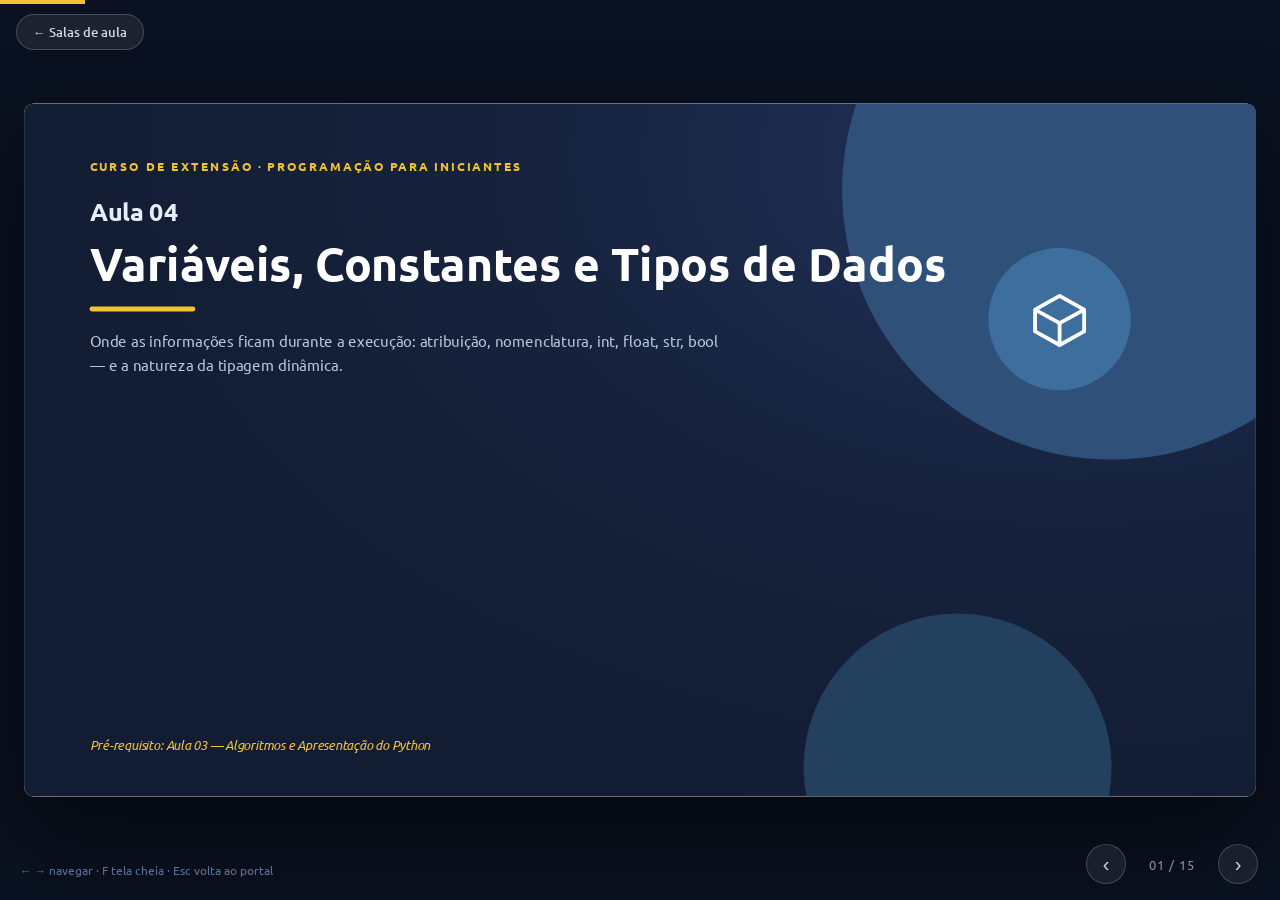
<file: aula4.html>
<!DOCTYPE html>
<html lang="pt-BR">
<head>
  <meta charset="UTF-8">
  <meta name="viewport" content="width=device-width, initial-scale=1">
  <title>Aula 04 · Variáveis, Constantes e Tipos de Dados</title>
  <link rel="preconnect" href="https://fonts.googleapis.com">
  <link rel="preconnect" href="https://fonts.gstatic.com" crossorigin>
  <link href="https://fonts.googleapis.com/css2?family=Ubuntu:wght@300;400;500;700&family=Ubuntu+Mono:wght@400;700&display=swap" rel="stylesheet">
  <link rel="stylesheet" href="aulas.css">
</head>
<body data-aula="4">

<div class="progress"><i id="pbar"></i></div>
<a class="home" href="index.html">← Salas de aula</a>

<div class="deck"><div class="stage" id="stage">

  <!-- CAPA -->
  <section class="slide dark cover">
    <div class="orb o1"></div><div class="orb o2"></div>
    <div class="cover-ico"><svg class="ic"><use href="#i-box"/></svg></div>
    <p class="kicker">Curso de Extensão · Programação para Iniciantes</p>
    <p class="c-num">Aula 04</p>
    <h1>Variáveis, Constantes e Tipos de Dados</h1>
    <div class="c-rule"></div>
    <p class="c-sub">Onde as informações ficam durante a execução: atribuição, nomenclatura, int, float, str, bool — e a natureza da tipagem dinâmica.</p>
    <p class="c-note">Pré-requisito: Aula 03 — Algoritmos e Apresentação do Python</p>
  </section>

  <!-- ROTEIRO -->
  <section class="slide">
    <header class="s-head">
      <p class="kicker">Antes de começar</p>
      <h2 class="h2">O que vamos ver hoje</h2>
      <p class="lead">Da primeira linha executável até a caixa de ferramentas de dados do Python.</p>
    </header>
    <div class="s-body">
      <div class="agenda"><span>Retomada · 5 min</span><span>Conceitos · 40 min</span><span class="gold">Exercício · 25 min</span><span class="gold">Fechamento · 10 min</span></div>
      <div class="toc">
        <div class="tcard"><span class="ic-dot"><svg class="ic"><use href="#i-box"/></svg></span><div><h4>O que é uma variável?</h4><p>Nome associado a um valor — e o que o = realmente faz.</p></div></div>
        <div class="tcard"><span class="ic-dot"><svg class="ic"><use href="#i-edit"/></svg></span><div><h4>Regras de nomenclatura</h4><p>O que pode, o que não pode e a convenção snake_case.</p></div></div>
        <div class="tcard"><span class="ic-dot"><svg class="ic"><use href="#i-grid"/></svg></span><div><h4>Tipos primitivos</h4><p>int, float, bool e str — e a pegadinha do "18".</p></div></div>
        <div class="tcard"><span class="ic-dot"><svg class="ic"><use href="#i-search"/></svg></span><div><h4>Tipagem dinâmica e type()</h4><p>O tipo acompanha o valor, não o nome.</p></div></div>
        <div class="tcard"><span class="ic-dot"><svg class="ic"><use href="#i-shield"/></svg></span><div><h4>Constantes e comentários</h4><p>PI, TAXA_JUROS e a documentação do código.</p></div></div>
        <div class="tcard"><span class="ic-dot"><svg class="ic"><use href="#i-edit"/></svg></span><div><h4>Exercício</h4><p>Dados de um estudante, com tipos e nomes corretos.</p></div></div>
      </div>
    </div>
  </section>

  <!-- RETOMADA -->
  <section class="slide">
    <header class="s-head">
      <p class="kicker">Retomada</p>
      <h2 class="h2">Do algoritmo ao armazenamento de informações</h2>
    </header>
    <div class="s-body">
      <div class="quote">Quando um programa precisa guardar o nome de uma pessoa, a idade ou o valor de uma compra — <b>onde essas informações ficam durante a execução?</b></div>
      <p style="margin-top:12px;font-size:13.5px;color:var(--mut)">Desde a Aula 01 seguimos o mesmo caminho: o programa recebe informações (entrada), processa e apresenta resultados (saída). Hoje estudamos o <b style="color:var(--ink)">"guardar"</b>.</p>
    </div>
  </section>

  <!-- O QUE É VARIÁVEL -->
  <section class="slide">
    <header class="s-head">
      <p class="kicker">Conceito 1</p>
      <h2 class="h2">O que é uma variável?</h2>
      <p class="lead">Um nome associado a um valor durante a execução — como cadeiras etiquetadas numa sala: o nome localiza o dado guardado.</p>
    </header>
    <div class="s-body">
      <div class="cols-2">
        <div>
          <span class="code-label">A sala de armazenamento</span>
          <pre class="code">nome   →  "Marina"
idade  →  19
media  →  8.5</pre>
        </div>
        <div>
          <span class="code-label">Criação por atribuição</span>
          <pre class="code">nome = <span class="s">"Marina"</span>
idade = <span class="n">19</span>
media = <span class="n">8.5</span></pre>
        </div>
      </div>
      <div class="warn" style="margin-top:14px"><b>=</b> não é igualdade matemática: é <b>atribuição</b> — o valor da direita passa a ser associado ao nome da esquerda.</div>
    </div>
  </section>

  <!-- ATUALIZAÇÃO -->
  <section class="slide">
    <header class="s-head">
      <p class="kicker">Conceito 1 · continuação</p>
      <h2 class="h2">Atualizando um valor</h2>
      <p class="lead">A segunda atribuição substitui a anterior.</p>
    </header>
    <div class="s-body">
      <div class="cols-2">
        <div>
          <span class="code-label">Python</span>
          <pre class="code">idade = <span class="n">19</span>
idade = <span class="n">20</span>

<span class="f">print</span>(idade)</pre>
        </div>
        <div class="card">
          <span class="code-label">Saída</span>
          <pre class="code">20</pre>
          <p style="margin-top:10px"><b>Pergunta para a turma:</b> se a variável recebeu primeiro 19 e depois 20, qual deles será exibido? Por quê?</p>
        </div>
      </div>
    </div>
  </section>

  <!-- NOMENCLATURA -->
  <section class="slide">
    <header class="s-head">
      <p class="kicker">Conceito 2</p>
      <h2 class="h2">Regras de nomenclatura</h2>
    </header>
    <div class="s-body">
      <div class="cols-2">
        <div class="card">
          <h4>Regras fundamentais</h4>
          <ul class="b" style="margin-top:6px">
            <li>Podem conter letras, números e <code class="inl">_</code></li>
            <li>Não podem começar com número</li>
            <li>Não podem conter espaços</li>
            <li>Não podem usar palavras reservadas</li>
            <li>Diferenciam maiúsculas de minúsculas</li>
          </ul>
        </div>
        <div>
          <span class="code-label">Válido</span>
          <pre class="code">nome_completo = <span class="s">"Lucas"</span>
idade_aluno = <span class="n">18</span>
nota1 = <span class="n">7.5</span></pre>
          <span class="code-label" style="margin-top:10px">Inválido</span>
          <pre class="code"><span class="c"># 2nota = 8.0    # começa com número</span>
<span class="c"># nome completo  # contém espaço</span>
<span class="c"># class = "ADS"  # palavra reservada</span></pre>
        </div>
      </div>
      <div class="warn" style="margin-top:14px">Python diferencia maiúsculas: <b>idade</b>, <b>Idade</b> e <b>IDADE</b> são três variáveis diferentes.</div>
    </div>
  </section>

  <!-- SNAKE_CASE -->
  <section class="slide">
    <header class="s-head">
      <p class="kicker">Convenção</p>
      <h2 class="h2">snake_case: nomes que contam a história</h2>
      <p class="lead">Em Python, o padrão da comunidade é usar minúsculas e separar palavras com _.</p>
    </header>
    <div class="s-body">
      <table class="t big">
        <tr><th>Pouco descritivo</th><th>Mais claro</th></tr>
        <tr><td><code>x</code></td><td><code>idade_aluno</code></td></tr>
        <tr><td><code>n</code></td><td><code>nome_completo</code></td></tr>
        <tr><td><code>v</code></td><td><code>valor_compra</code></td></tr>
        <tr><td><code>m</code></td><td><code>media_final</code></td></tr>
      </table>
      <p style="margin-top:14px;text-align:center;font-size:13.5px;font-style:italic;color:var(--blue2)">O nome deve indicar o significado do dado — não sua posição nem seu tipo.</p>
    </div>
  </section>

  <!-- TIPOS PRIMITIVOS -->
  <section class="slide">
    <header class="s-head">
      <p class="kicker">Conceito 3</p>
      <h2 class="h2">Tipos de dados primitivos</h2>
      <p class="lead">Python identifica automaticamente o tipo do valor atribuído à variável.</p>
    </header>
    <div class="s-body">
      <div class="cols-4">
        <div class="card card-flex" style="flex-direction:column"><span class="ic-dot"><svg class="ic"><use href="#i-hash"/></svg></span><h4 style="margin-top:8px">int — inteiro</h4><p>Números sem parte decimal: <code class="inl">18</code>, <code class="inl">5</code>, <code class="inl">120</code>.</p></div>
        <div class="card dark card-flex" style="flex-direction:column"><span class="ic-dot"><svg class="ic"><use href="#i-percent"/></svg></span><h4 style="margin-top:8px">float — decimal</h4><p>Ponto separa a parte decimal: <code class="inl" style="background:rgba(255,255,255,.12);color:#fff">1.72</code>, <code class="inl" style="background:rgba(255,255,255,.12);color:#fff">8.5</code>, <code class="inl" style="background:rgba(255,255,255,.12);color:#fff">19.90</code>.</p></div>
        <div class="card card-flex" style="flex-direction:column"><span class="ic-dot"><svg class="ic"><use href="#i-check"/></svg></span><h4 style="margin-top:8px">bool — lógico</h4><p>Apenas <code class="inl">True</code> e <code class="inl">False</code> — sempre com inicial maiúscula.</p></div>
        <div class="card dark card-flex" style="flex-direction:column"><span class="ic-dot"><svg class="ic"><use href="#i-comment"/></svg></span><h4 style="margin-top:8px">str — texto</h4><p>Entre aspas simples ou duplas: <code class="inl" style="background:rgba(255,255,255,.12);color:#fff">"Marina"</code>.</p></div>
      </div>
      <div class="warn" style="margin-top:16px">Em float, usa-se <b>ponto</b> para separar a parte decimal (8.5, não 8,5).</div>
    </div>
  </section>

  <!-- PEGADINHA -->
  <section class="slide">
    <header class="s-head">
      <p class="kicker">Atenção</p>
      <h2 class="h2">A pegadinha do "18"</h2>
    </header>
    <div class="s-body">
      <div class="cols-2">
        <div>
          <span class="code-label">Dois valores visualmente parecidos</span>
          <pre class="code">idade = <span class="n">18</span>       <span class="c"># int  → número</span>
idade_texto = <span class="s">"18"</span>  <span class="c"># str  → texto</span></pre>
        </div>
        <div class="card">
          <span class="code-label">Comprovando com type()</span>
          <pre class="code"><span class="f">print</span>(<span class="f">type</span>(idade))       <span class="c"># &lt;class 'int'&gt;</span>
<span class="f">print</span>(<span class="f">type</span>(idade_texto)) <span class="c"># &lt;class 'str'&gt;</span></pre>
        </div>
      </div>
      <div class="quote" style="margin-top:14px">Aspas transformam número em texto. Para o Python, <b>18</b> e <b>"18"</b> são coisas completamente diferentes.</div>
    </div>
  </section>

  <!-- TIPAGEM DINÂMICA -->
  <section class="slide">
    <header class="s-head">
      <p class="kicker">Conceito 4</p>
      <h2 class="h2">Tipagem dinâmica e a função type()</h2>
      <p class="lead">O tipo acompanha o valor — a variável não fica presa ao primeiro tipo utilizado.</p>
    </header>
    <div class="s-body">
      <div class="cols-2">
        <div>
          <span class="code-label">O tipo muda com o valor</span>
          <pre class="code">dado = <span class="n">10</span>
<span class="f">print</span>(<span class="f">type</span>(dado))   <span class="c"># &lt;class 'int'&gt;</span>

dado = <span class="s">"dez"</span>
<span class="f">print</span>(<span class="f">type</span>(dado))   <span class="c"># &lt;class 'str'&gt;</span></pre>
        </div>
        <div>
          <span class="code-label">Consultando vários tipos</span>
          <pre class="code">nome = <span class="s">"Marina"</span>;  altura = <span class="n">1.68</span>;  matriculado = <span class="k">True</span>

<span class="f">print</span>(<span class="f">type</span>(nome))         <span class="c"># &lt;class 'str'&gt;</span>
<span class="f">print</span>(<span class="f">type</span>(altura))       <span class="c"># &lt;class 'float'&gt;</span>
<span class="f">print</span>(<span class="f">type</span>(matriculado))  <span class="c"># &lt;class 'bool'&gt;</span></pre>
        </div>
      </div>
      <div class="quote" style="margin-top:14px">O valor <b>25</b> e o valor <b>"25"</b> são iguais para Python? O que muda entre eles?</div>
    </div>
  </section>

  <!-- CONSTANTES -->
  <section class="slide">
    <header class="s-head">
      <p class="kicker">Conceito 5</p>
      <h2 class="h2">Constantes e convenções de escrita</h2>
      <p class="lead">Um valor que, por convenção, não deve mudar durante a execução. Python não trava a variável — quem avisa é o nome em MAIÚSCULAS.</p>
    </header>
    <div class="s-body">
      <div class="cols-2">
        <div>
          <span class="code-label">A convenção</span>
          <pre class="code">PI = <span class="n">3.14159</span>
TAXA_JUROS = <span class="n">0.05</span>
LIMITE_TENTATIVAS = <span class="n">3</span></pre>
        </div>
        <div>
          <span class="code-label">Pi também vem pronto</span>
          <pre class="code"><span class="k">import</span> math

<span class="f">print</span>(math.pi)   <span class="c"># 3.14159...</span></pre>
        </div>
      </div>
      <p style="margin-top:12px;font-size:13px;color:var(--mut)"><code class="inl">import math</code> acessa recursos matemáticos da biblioteca padrão. Escrever em maiúsculas é um aviso para quem lê e mantém o código.</p>
    </div>
  </section>

  <!-- COMENTÁRIOS -->
  <section class="slide">
    <header class="s-head">
      <p class="kicker">Boa prática</p>
      <h2 class="h2">Comentários: código explicado para pessoas</h2>
      <p class="lead">O interpretador ignora comentários — eles existem para quem lê o código depois (incluindo você).</p>
    </header>
    <div class="s-body">
      <div class="cols-2">
        <div>
          <span class="code-label"># — comentário de linha</span>
          <pre class="code"><span class="c"># Dados básicos do estudante</span>
nome = <span class="s">"Marina"</span>
idade = <span class="n">19</span>  <span class="c"># idade atual</span></pre>
        </div>
        <div>
          <span class="code-label">Aspas triplas — string multilinha</span>
          <pre class="code"><span class="s">"""
Programa de cadastro de estudante.
Armazena nome e idade.
"""</span></pre>
          <p style="margin-top:8px;font-size:12.5px;color:var(--mut)">Quando soltas, funcionam como nota explicativa — mas o mecanismo padrão de comentário é <b>#</b>.</p>
        </div>
      </div>
    </div>
  </section>

  <!-- EXERCÍCIO -->
  <section class="slide">
    <header class="s-head">
      <p class="kicker">Exercício de fixação</p>
      <h2 class="h2">Dados de um estudante</h2>
    </header>
    <div class="s-body">
      <div class="ex">
        <div class="ex-brief">
          <h4>O desafio</h4>
          <p><b>Tema:</b> armazenar e classificar informações de um estudante.</p>
          <p><b>Tarefa:</b> criar variáveis com nomes claros (snake_case) para nome, idade, altura e situação de matrícula. Exibir cada valor seguido do seu tipo usando type().</p>
          <p><b>Mobiliza:</b> str, int, float, bool, print() e type().</p>
        </div>
        <div>
          <div class="ri"><span class="ic-dot"><svg class="ic"><use href="#i-edit"/></svg></span><div><h5>Planeje antes de digitar</h5><p>Escolha o nome e o tipo de cada variável primeiro.</p></div></div>
          <div class="ri"><span class="ic-dot"><svg class="ic"><use href="#i-grid"/></svg></span><div><h5>Quatro tipos</h5><p>str para o nome, int para a idade, float para a altura, bool para a matrícula.</p></div></div>
          <div class="ri"><span class="ic-dot"><svg class="ic"><use href="#i-search"/></svg></span><div><h5>Confira a pegadinha</h5><p>Por que "19" seria str e 19 seria int?</p></div></div>
          <div class="ri"><span class="ic-dot"><svg class="ic"><use href="#i-check"/></svg></span><div><h5>Compare</h5><p>Execute e confira a saída com o exemplo ao lado.</p></div></div>
          <pre class="code" style="margin-top:9px;font-size:12px">Nome: Marina
Tipo: &lt;class 'str'&gt;

Idade: 19
Tipo: &lt;class 'int'&gt;

Altura: 1.68
Tipo: &lt;class 'float'&gt;

Matriculada: True
Tipo: &lt;class 'bool'&gt;</pre>
        </div>
      </div>
    </div>
  </section>

  <!-- SUMÁRIO -->
  <section class="slide">
    <header class="s-head">
      <p class="kicker">Fechamento</p>
      <h2 class="h2">O que levamos desta aula</h2>
    </header>
    <div class="s-body">
      <div class="sum">
        <div class="sc"><span class="ic-dot"><svg class="ic"><use href="#i-check"/></svg></span><div><h4>Variáveis</h4><p>Associam nomes a valores durante a execução.</p></div></div>
        <div class="sc"><span class="ic-dot"><svg class="ic"><use href="#i-check"/></svg></span><div><h4>Atribuição (=)</h4><p>O valor da direita é guardado no nome da esquerda.</p></div></div>
        <div class="sc"><span class="ic-dot"><svg class="ic"><use href="#i-check"/></svg></span><div><h4>Nomenclatura</h4><p>Clara, snake_case, sem começar com número, case-sensitive.</p></div></div>
        <div class="sc"><span class="ic-dot"><svg class="ic"><use href="#i-check"/></svg></span><div><h4>Tipos primitivos</h4><p>int, float, bool e str — "18" é texto, 18 é número.</p></div></div>
        <div class="sc"><span class="ic-dot"><svg class="ic"><use href="#i-check"/></svg></span><div><h4>type() e tipagem dinâmica</h4><p>O tipo acompanha o valor, não o nome.</p></div></div>
        <div class="sc"><span class="ic-dot"><svg class="ic"><use href="#i-check"/></svg></span><div><h4>Constantes e comentários</h4><p>MAIÚSCULAS por convenção; # documenta o código.</p></div></div>
      </div>
    </div>
  </section>

  <!-- ENCERRAMENTO -->
  <section class="slide dark bye">
    <div class="orb o1" style="width:440px;height:440px;background:#2e5079;top:-180px;left:-150px"></div>
    <div class="orb o2" style="width:340px;height:340px;background:#24405f;bottom:-140px;right:-100px"></div>
    <span class="bye-ico"><svg class="ic"><use href="#i-check"/></svg></span>
    <h2>Obrigado pela presença.</h2>
    <p>Nos vemos na próxima aula — <b style="color:var(--gold)">Operadores e Entrada, Processamento e Saída</b>: fazer o programa conversar com o usuário.</p>
  </section>

</div></div>

<nav class="ctrl">
  <button id="prev" aria-label="Anterior">‹</button>
  <span id="cnt">01 / 14</span>
  <button id="next" aria-label="Próximo">›</button>
</nav>
<p class="hint">← → navegar · F tela cheia · Esc volta ao portal</p>

<script src="aulas.js"></script>
</body>
</html>
</file>
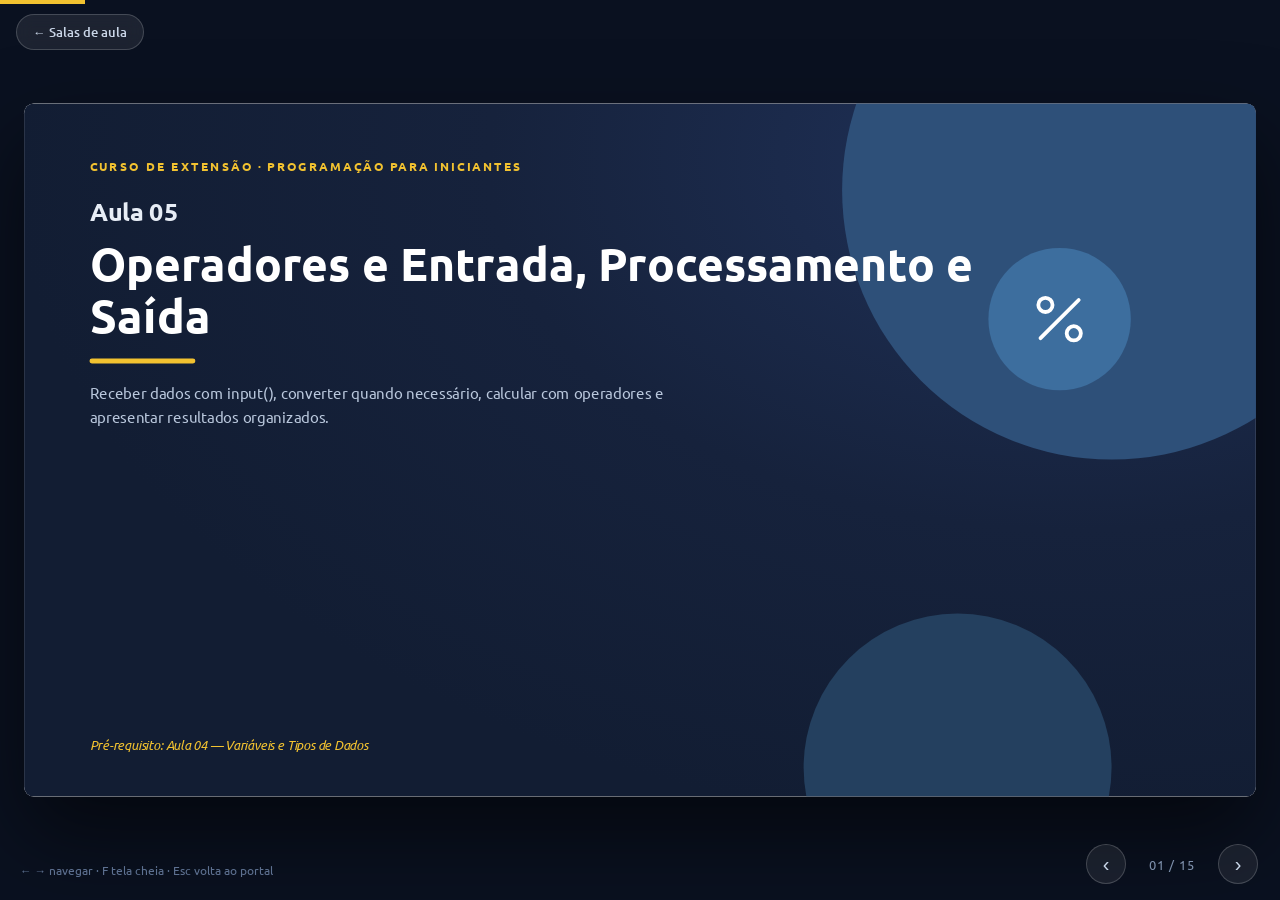
<file: aula5.html>
<!DOCTYPE html>
<html lang="pt-BR">
<head>
  <meta charset="UTF-8">
  <meta name="viewport" content="width=device-width, initial-scale=1">
  <title>Aula 05 · Operadores e Entrada, Processamento e Saída</title>
  <link rel="preconnect" href="https://fonts.googleapis.com">
  <link rel="preconnect" href="https://fonts.gstatic.com" crossorigin>
  <link href="https://fonts.googleapis.com/css2?family=Ubuntu:wght@300;400;500;700&family=Ubuntu+Mono:wght@400;700&display=swap" rel="stylesheet">
  <link rel="stylesheet" href="aulas.css">
</head>
<body data-aula="5">

<div class="progress"><i id="pbar"></i></div>
<a class="home" href="index.html">← Salas de aula</a>

<div class="deck"><div class="stage" id="stage">

  <!-- CAPA -->
  <section class="slide dark cover">
    <div class="orb o1"></div><div class="orb o2"></div>
    <div class="cover-ico"><svg class="ic"><use href="#i-percent"/></svg></div>
    <p class="kicker">Curso de Extensão · Programação para Iniciantes</p>
    <p class="c-num">Aula 05</p>
    <h1>Operadores e Entrada, Processamento e Saída</h1>
    <div class="c-rule"></div>
    <p class="c-sub">Receber dados com input(), converter quando necessário, calcular com operadores e apresentar resultados organizados.</p>
    <p class="c-note">Pré-requisito: Aula 04 — Variáveis e Tipos de Dados</p>
  </section>

  <!-- ROTEIRO -->
  <section class="slide">
    <header class="s-head">
      <p class="kicker">Antes de começar</p>
      <h2 class="h2">O que vamos ver hoje</h2>
      <p class="lead">Dos cálculos manuais à primeira conversa do programa com o usuário.</p>
    </header>
    <div class="s-body">
      <div class="agenda"><span>Retomada · 5 min</span><span>Conceitos · 40 min</span><span class="gold">Exercício · 25 min</span><span class="gold">Fechamento · 10 min</span></div>
      <div class="toc">
        <div class="tcard"><span class="ic-dot"><svg class="ic"><use href="#i-percent"/></svg></span><div><h4>Operadores aritméticos</h4><p>As sete operações — e a dupla / vs //.</p></div></div>
        <div class="tcard"><span class="ic-dot"><svg class="ic"><use href="#i-grid"/></svg></span><div><h4>Operadores relacionais e lógicos</h4><p>Comparações e combinações: and, or, not.</p></div></div>
        <div class="tcard"><span class="ic-dot"><svg class="ic"><use href="#i-comment"/></svg></span><div><h4>Entrada com input()</h4><p>Tudo que o usuário digita chega como texto.</p></div></div>
        <div class="tcard"><span class="ic-dot"><svg class="ic"><use href="#i-zap"/></svg></span><div><h4>Conversão de tipos</h4><p>int(), float() e str() antes de calcular.</p></div></div>
        <div class="tcard"><span class="ic-dot"><svg class="ic"><use href="#i-monitor"/></svg></span><div><h4>Saída com print() e f-strings</h4><p>Montar mensagens com valores dentro do texto.</p></div></div>
        <div class="tcard"><span class="ic-dot"><svg class="ic"><use href="#i-edit"/></svg></span><div><h4>Exercício: calculadora de compra</h4><p>O ciclo completo entrada → processamento → saída.</p></div></div>
      </div>
    </div>
  </section>

  <!-- TRÊS FAMÍLIAS -->
  <section class="slide">
    <header class="s-head">
      <p class="kicker">Retomada · Panorama</p>
      <h2 class="h2">Três famílias de operadores</h2>
      <p class="lead">Já sabemos guardar informações. Agora precisamos fazer algo com elas: calcular, comparar, decidir.</p>
    </header>
    <div class="s-body">
      <div class="cols-3">
        <div class="card card-flex" style="flex-direction:column"><span class="ic-dot"><svg class="ic"><use href="#i-percent"/></svg></span><h4 style="margin-top:8px">Aritméticos</h4><p>Cálculos: <code class="inl">+ - * / // % **</code> — hoje.</p></div>
        <div class="card dark card-flex" style="flex-direction:column"><span class="ic-dot"><svg class="ic"><use href="#i-target"/></svg></span><h4 style="margin-top:8px">Relacionais</h4><p>Comparações: <code class="inl" style="background:rgba(255,255,255,.12);color:#fff">== != &gt; &lt; &gt;= &lt;=</code> — hoje.</p></div>
        <div class="card card-flex" style="flex-direction:column"><span class="ic-dot"><svg class="ic"><use href="#i-zap"/></svg></span><h4 style="margin-top:8px">Lógicos</h4><p>Combinam condições: <code class="inl">and or not</code> — hoje, aplicados na Aula 06.</p></div>
      </div>
      <div class="card dark" style="margin-top:14px"><p><b>Problema guia:</b> calcular o valor total de uma compra a partir da quantidade e do preço unitário.</p></div>
    </div>
  </section>

  <!-- ARITMÉTICOS -->
  <section class="slide">
    <header class="s-head">
      <p class="kicker">Conceito 1</p>
      <h2 class="h2">Operadores aritméticos</h2>
      <p class="lead">Com a = 8 e b = 3, cada operação produz:</p>
    </header>
    <div class="s-body">
      <table class="t big">
        <tr><th>Operador</th><th>Operação</th><th>Exemplo</th><th>Resultado</th></tr>
        <tr><td><code>+</code></td><td>Adição</td><td><code>8 + 3</code></td><td><code>11</code></td></tr>
        <tr><td><code>-</code></td><td>Subtração</td><td><code>8 - 3</code></td><td><code>5</code></td></tr>
        <tr><td><code>*</code></td><td>Multiplicação</td><td><code>8 * 3</code></td><td><code>24</code></td></tr>
        <tr><td><code>/</code></td><td>Divisão</td><td><code>8 / 3</code></td><td><code>2.666...</code></td></tr>
        <tr><td><code>//</code></td><td>Divisão inteira</td><td><code>8 // 3</code></td><td><code>2</code></td></tr>
        <tr><td><code>%</code></td><td>Resto da divisão</td><td><code>8 % 3</code></td><td><code>2</code></td></tr>
        <tr><td><code>**</code></td><td>Potenciação</td><td><code>2 ** 3</code></td><td><code>8</code></td></tr>
      </table>
    </div>
  </section>

  <!-- / VS // E % -->
  <section class="slide">
    <header class="s-head">
      <p class="kicker">Conceito 1 · continuação</p>
      <h2 class="h2">/ vs // e o truque do %</h2>
    </header>
    <div class="s-body">
      <div class="cols-2">
        <div>
          <span class="code-label">Divisão comum × divisão inteira</span>
          <pre class="code">a = <span class="n">8</span>
b = <span class="n">3</span>

<span class="f">print</span>(a / b)    <span class="c"># 2.666...  preserva decimais</span>
<span class="f">print</span>(a // b)   <span class="c"># 2         descarta a fração</span></pre>
        </div>
        <div>
          <span class="code-label">% — o resto indica paridade</span>
          <pre class="code">numero = <span class="n">10</span>

<span class="f">print</span>(numero % <span class="n">2</span>)   <span class="c"># 0 → resto zero</span></pre>
          <p style="margin-top:8px;font-size:12.5px;color:var(--mut)">Se o resto da divisão por 2 é 0, o número é <b>par</b>. Esse truque será a base para filtrar pares na Aula 10.</p>
        </div>
      </div>
    </div>
  </section>

  <!-- RELACIONAIS -->
  <section class="slide">
    <header class="s-head">
      <p class="kicker">Conceito 2</p>
      <h2 class="h2">Operadores relacionais</h2>
      <p class="lead">Comparam dois valores e produzem um resultado lógico: True ou False.</p>
    </header>
    <div class="s-body">
      <div class="cols-2">
        <table class="t">
          <tr><th>Operador</th><th>Significado</th></tr>
          <tr><td><code>==</code></td><td>Igual a</td></tr>
          <tr><td><code>!=</code></td><td>Diferente de</td></tr>
          <tr><td><code>&gt;</code></td><td>Maior que</td></tr>
          <tr><td><code>&lt;</code></td><td>Menor que</td></tr>
          <tr><td><code>&gt;=</code></td><td>Maior ou igual a</td></tr>
          <tr><td><code>&lt;=</code></td><td>Menor ou igual a</td></tr>
        </table>
        <div>
          <span class="code-label">Exemplos</span>
          <pre class="code"><span class="f">print</span>(<span class="n">10</span> &gt; <span class="n">5</span>)    <span class="c"># True</span>
<span class="f">print</span>(<span class="n">10</span> == <span class="n">5</span>)   <span class="c"># False</span>
<span class="f">print</span>(<span class="n">10</span> != <span class="n">5</span>)   <span class="c"># True</span>
<span class="f">print</span>(<span class="n">7</span> &gt;= <span class="n">7</span>)    <span class="c"># True — o limite inclui!</span></pre>
          <div class="warn" style="margin-top:10px"><b>=</b> atribui · <b>==</b> compara. Nunca confunda.</div>
        </div>
      </div>
    </div>
  </section>

  <!-- LÓGICOS + TABELAS VERDADE -->
  <section class="slide">
    <header class="s-head">
      <p class="kicker">Conceito 3</p>
      <h2 class="h2">Operadores lógicos: and, or, not</h2>
      <p class="lead">Combinam ou invertem condições — a tabela-verdade resume todo o comportamento.</p>
    </header>
    <div class="s-body">
      <div class="cols-2">
        <table class="t big">
          <tr><th>A</th><th>B</th><th>A and B</th><th>A or B</th></tr>
          <tr><td>True</td><td>True</td><td class="hl">True</td><td class="hl">True</td></tr>
          <tr><td>True</td><td>False</td><td>False</td><td class="hl">True</td></tr>
          <tr><td>False</td><td>True</td><td>False</td><td class="hl">True</td></tr>
          <tr><td>False</td><td>False</td><td>False</td><td>False</td></tr>
        </table>
        <div>
          <div class="card" style="margin-bottom:10px">
            <p><b>and</b> — verdadeiro somente se <b>ambas</b> forem verdadeiras</p>
            <p style="margin-top:4px"><b>or</b> — verdadeiro se <b>pelo menos uma</b> for verdadeira</p>
            <p style="margin-top:4px"><b>not</b> — inverte: <code class="inl">not True → False</code></p>
          </div>
          <pre class="code"><span class="c"># leitura natural:</span>
<span class="c"># "nota >= 7 E frequência >= 75"</span>
nota &gt;= <span class="n">7</span> <span class="k">and</span> frequencia &gt;= <span class="n">75</span></pre>
        </div>
      </div>
      <p style="margin-top:10px;font-size:13px;font-style:italic;color:var(--blue2)">Esses operadores ganham uso prático na próxima aula, dentro das estruturas de decisão.</p>
    </div>
  </section>

  <!-- PRECEDÊNCIA -->
  <section class="slide">
    <header class="s-head">
      <p class="kicker">Conceito 4</p>
      <h2 class="h2">Ordem das operações</h2>
      <p class="lead">Python respeita a precedência: multiplicação antes da adição.</p>
    </header>
    <div class="s-body">
      <div class="cols-2">
        <div>
          <span class="code-label">Sem parênteses</span>
          <pre class="code">resultado = <span class="n">2</span> + <span class="n">3</span> * <span class="n">4</span>
<span class="f">print</span>(resultado)   <span class="c"># 14</span></pre>
        </div>
        <div>
          <span class="code-label">Com parênteses</span>
          <pre class="code">resultado = (<span class="n">2</span> + <span class="n">3</span>) * <span class="n">4</span>
<span class="f">print</span>(resultado)   <span class="c"># 20</span></pre>
        </div>
      </div>
      <p class="quote" style="margin-top:14px">O computador executa conforme as regras da linguagem. Quando queremos destacar uma parte do cálculo, usamos <b>parênteses</b>.</p>
    </div>
  </section>

  <!-- INPUT -->
  <section class="slide">
    <header class="s-head">
      <p class="kicker">Conceito 5</p>
      <h2 class="h2">Entrada de dados com input()</h2>
    </header>
    <div class="s-body">
      <div class="cols-2">
        <div>
          <span class="code-label">Python</span>
          <pre class="code">nome = <span class="f">input</span>(<span class="s">"Digite seu nome: "</span>)
<span class="f">print</span>(<span class="s">"Olá,"</span>, nome)

idade = <span class="f">input</span>(<span class="s">"Digite sua idade: "</span>)
<span class="f">print</span>(<span class="f">type</span>(idade))   <span class="c"># &lt;class 'str'&gt;</span></pre>
        </div>
        <div class="card dark">
          <h4 style="color:var(--gold)">O ponto-chave</h4>
          <p>input() pausa o programa, lê o teclado e devolve o valor… <b>sempre como texto (str)</b>.</p>
          <p style="margin-top:8px">Mesmo que o usuário digite 20, o valor chega como <b>"20"</b> — texto, não número.</p>
          <p style="margin-top:8px">Para calcular, precisamos converter — próximo passo.</p>
        </div>
      </div>
    </div>
  </section>

  <!-- CONVERSÃO -->
  <section class="slide">
    <header class="s-head">
      <p class="kicker">Conceito 6</p>
      <h2 class="h2">Conversão de tipos</h2>
    </header>
    <div class="s-body">
      <div class="cols-2">
        <table class="t">
          <tr><th>Função</th><th>Converte para</th></tr>
          <tr><td><code>int()</code></td><td>Inteiro, quando possível</td></tr>
          <tr><td><code>float()</code></td><td>Número decimal</td></tr>
          <tr><td><code>str()</code></td><td>Texto</td></tr>
        </table>
        <div>
          <span class="code-label">Convertendo antes de calcular</span>
          <pre class="code">idade = <span class="f">int</span>(<span class="f">input</span>(<span class="s">"Digite sua idade: "</span>))
altura = <span class="f">float</span>(<span class="f">input</span>(<span class="s">"Digite sua altura: "</span>))

n1 = <span class="f">float</span>(<span class="f">input</span>(<span class="s">"Primeiro número: "</span>))
n2 = <span class="f">float</span>(<span class="f">input</span>(<span class="s">"Segundo número: "</span>))
<span class="f">print</span>(<span class="s">"Soma:"</span>, n1 + n2)</pre>
        </div>
      </div>
      <div class="warn" style="margin-top:14px">O programa espera valores compatíveis: <b>int("abc") gera um erro</b> — aprenderemos a tratá-lo na Aula 07.</div>
    </div>
  </section>

  <!-- E P S -->
  <section class="slide">
    <header class="s-head">
      <p class="kicker">Conceito 7</p>
      <h2 class="h2">Entrada → Processamento → Saída</h2>
      <p class="lead">O modelo guia desde a Aula 01, agora com código real: área de um retângulo.</p>
    </header>
    <div class="s-body">
      <div class="flow">
        <div class="fbox"><h4>ENTRADA</h4><p>largura e altura</p></div>
        <div class="farr"><svg class="ic"><use href="#i-forward"/></svg></div>
        <div class="fbox mid"><h4>PROCESSAMENTO</h4><p>área = largura × altura</p></div>
        <div class="farr"><svg class="ic"><use href="#i-forward"/></svg></div>
        <div class="fbox"><h4>SAÍDA</h4><p>print("Área:", area)</p></div>
      </div>
      <div class="cols-2" style="margin-top:16px">
        <pre class="code">largura = <span class="f">float</span>(<span class="f">input</span>(<span class="s">"Largura: "</span>))
altura = <span class="f">float</span>(<span class="f">input</span>(<span class="s">"Altura: "</span>))</pre>
        <pre class="code">area = largura * altura
<span class="f">print</span>(<span class="s">"Área:"</span>, area)</pre>
      </div>
    </div>
  </section>

  <!-- PRINT / F-STRING -->
  <section class="slide">
    <header class="s-head">
      <p class="kicker">Conceito 8</p>
      <h2 class="h2">Saída formatada: print() e f-strings</h2>
    </header>
    <div class="s-body">
      <div class="cols-2">
        <div>
          <span class="code-label">Vírgulas separam valores</span>
          <pre class="code">nome = <span class="s">"Marina"</span>
idade = <span class="n">19</span>

<span class="f">print</span>(<span class="s">"Nome:"</span>, nome)
<span class="f">print</span>(<span class="s">"Idade:"</span>, idade)</pre>
        </div>
        <div>
          <span class="code-label">f-string insere variáveis no texto</span>
          <pre class="code"><span class="f">print</span>(<span class="s">f"{nome} tem {idade} anos."</span>)</pre>
          <p style="margin-top:8px;font-size:12.5px;color:var(--mut)">O prefixo <b>f</b> permite usar { } dentro da string. Extensão útil: <code class="inl">f"{total:.2f}"</code> exibe sempre 2 casas decimais — ideal para dinheiro (R$ 37.50).</p>
        </div>
      </div>
    </div>
  </section>

  <!-- EXERCÍCIO -->
  <section class="slide">
    <header class="s-head">
      <p class="kicker">Exercício de fixação</p>
      <h2 class="h2">Calculadora de compra</h2>
    </header>
    <div class="s-body">
      <div class="ex">
        <div class="ex-brief">
          <h4>O desafio</h4>
          <p><b>Tema:</b> integrar entrada, conversão, cálculo e saída formatada.</p>
          <p><b>Tarefa:</b> solicitar nome do produto, quantidade e preço unitário; calcular o total e exibir um resumo da compra.</p>
          <p><b>Mobiliza:</b> input(), int(), float(), operadores, print() com f-string.</p>
        </div>
        <div>
          <div class="ri"><span class="ic-dot"><svg class="ic"><use href="#i-search"/></svg></span><div><h5>Classifique os dados</h5><p>Produto é texto (str); quantidade é int; preço é float.</p></div></div>
          <div class="ri"><span class="ic-dot"><svg class="ic"><use href="#i-map"/></svg></span><div><h5>Escreva o roteiro primeiro</h5><p>entrada → processamento → saída, antes do código.</p></div></div>
          <div class="ri"><span class="ic-dot"><svg class="ic"><use href="#i-zap"/></svg></span><div><h5>Converta antes de multiplicar</h5><p>qtd * preco só funciona com números.</p></div></div>
          <div class="ri"><span class="ic-dot"><svg class="ic"><use href="#i-target"/></svg></span><div><h5>Questione</h5><p>Por que somar a quantidade ao preço não resolveria o problema?</p></div></div>
          <pre class="code" style="margin-top:9px;font-size:12px">Produto: Caderno
Quantidade: 3
Preço unitário: 12.50

Produto: Caderno · Quantidade: 3
Total: R$ 37.50</pre>
        </div>
      </div>
    </div>
  </section>

  <!-- SUMÁRIO -->
  <section class="slide">
    <header class="s-head">
      <p class="kicker">Fechamento</p>
      <h2 class="h2">O que levamos desta aula</h2>
    </header>
    <div class="s-body">
      <div class="sum">
        <div class="sc"><span class="ic-dot"><svg class="ic"><use href="#i-check"/></svg></span><div><h4>Aritméticos</h4><p>// descarta decimais; % entrega o resto.</p></div></div>
        <div class="sc"><span class="ic-dot"><svg class="ic"><use href="#i-check"/></svg></span><div><h4>Relacionais e lógicos</h4><p>Comparações geram True/False; and, or e not combinam.</p></div></div>
        <div class="sc"><span class="ic-dot"><svg class="ic"><use href="#i-check"/></svg></span><div><h4>input()</h4><p>Recebe dados do usuário — sempre como texto.</p></div></div>
        <div class="sc"><span class="ic-dot"><svg class="ic"><use href="#i-check"/></svg></span><div><h4>int() e float()</h4><p>Convertem texto numérico para cálculo.</p></div></div>
        <div class="sc"><span class="ic-dot"><svg class="ic"><use href="#i-check"/></svg></span><div><h4>print() e f-string</h4><p>f"{...}" insere variáveis no texto; .2f formata dinheiro.</p></div></div>
        <div class="sc"><span class="ic-dot"><svg class="ic"><use href="#i-check"/></svg></span><div><h4>E → P → S</h4><p>Todo programa pode ser lido como entrada, processamento e saída.</p></div></div>
      </div>
    </div>
  </section>

  <!-- ENCERRAMENTO -->
  <section class="slide dark bye">
    <div class="orb o1" style="width:440px;height:440px;background:#2e5079;top:-180px;left:-150px"></div>
    <div class="orb o2" style="width:340px;height:340px;background:#24405f;bottom:-140px;right:-100px"></div>
    <span class="bye-ico"><svg class="ic"><use href="#i-check"/></svg></span>
    <h2>Obrigado pela presença.</h2>
    <p>Nos vemos na próxima aula — <b style="color:var(--gold)">Estruturas de Decisão</b>: programas que escolhem caminhos.</p>
  </section>

</div></div>

<nav class="ctrl">
  <button id="prev" aria-label="Anterior">‹</button>
  <span id="cnt">01 / 16</span>
  <button id="next" aria-label="Próximo">›</button>
</nav>
<p class="hint">← → navegar · F tela cheia · Esc volta ao portal</p>

<script src="aulas.js"></script>
</body>
</html>
</file>
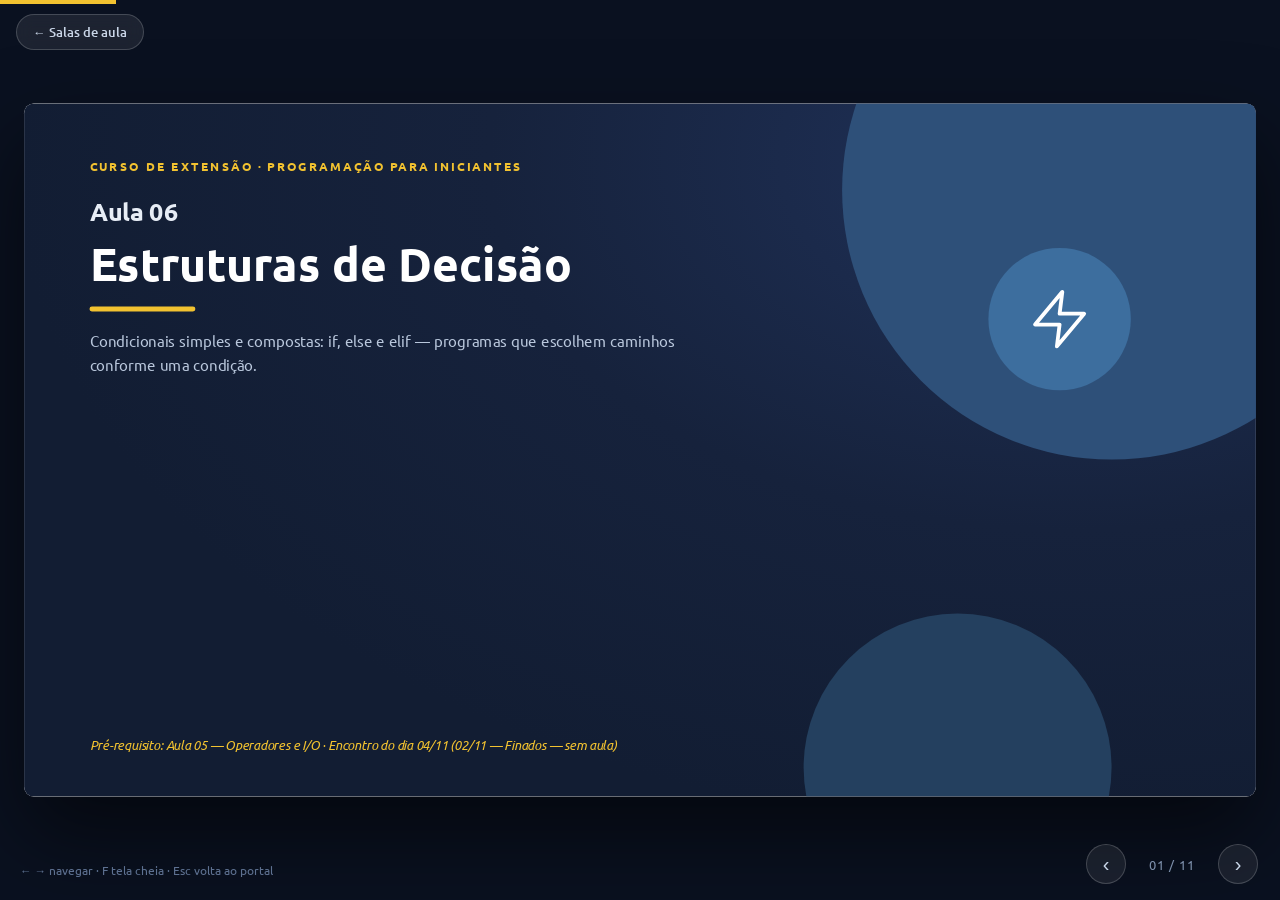
<file: aula6.html>
<!DOCTYPE html>
<html lang="pt-BR">
<head>
  <meta charset="UTF-8">
  <meta name="viewport" content="width=device-width, initial-scale=1">
  <title>Aula 06 · Estruturas de Decisão</title>
  <link rel="preconnect" href="https://fonts.googleapis.com">
  <link rel="preconnect" href="https://fonts.gstatic.com" crossorigin>
  <link href="https://fonts.googleapis.com/css2?family=Ubuntu:wght@300;400;500;700&family=Ubuntu+Mono:wght@400;700&display=swap" rel="stylesheet">
  <link rel="stylesheet" href="aulas.css">
</head>
<body data-aula="6">

<div class="progress"><i id="pbar"></i></div>
<a class="home" href="index.html">← Salas de aula</a>

<div class="deck"><div class="stage" id="stage">

  <!-- CAPA -->
  <section class="slide dark cover">
    <div class="orb o1"></div><div class="orb o2"></div>
    <div class="cover-ico"><svg class="ic"><use href="#i-zap"/></svg></div>
    <p class="kicker">Curso de Extensão · Programação para Iniciantes</p>
    <p class="c-num">Aula 06</p>
    <h1>Estruturas de Decisão</h1>
    <div class="c-rule"></div>
    <p class="c-sub">Condicionais simples e compostas: if, else e elif — programas que escolhem caminhos conforme uma condição.</p>
    <p class="c-note">Pré-requisito: Aula 05 — Operadores e I/O · Encontro do dia 04/11 (02/11 — Finados — sem aula)</p>
  </section>

  <!-- ROTEIRO -->
  <section class="slide">
    <header class="s-head">
      <p class="kicker">Antes de começar</p>
      <h2 class="h2">O que vamos ver hoje</h2>
      <p class="lead">Do programa que calcula ao programa que decide.</p>
    </header>
    <div class="s-body">
      <div class="agenda"><span>Retomada · 5 min</span><span>Conceitos · 37 min</span><span class="gold">Exercício · 28 min</span><span class="gold">Fechamento · 10 min</span></div>
      <div class="toc">
        <div class="tcard"><span class="ic-dot"><svg class="ic"><use href="#i-search"/></svg></span><div><h4>Retomada: e o desconto?</h4><p>Até agora os programas executavam tudo em sequência.</p></div></div>
        <div class="tcard"><span class="ic-dot"><svg class="ic"><use href="#i-zap"/></svg></span><div><h4>if e if/else</h4><p>Um caminho, dois caminhos — e o fluxograma da decisão.</p></div></div>
        <div class="tcard"><span class="ic-dot"><svg class="ic"><use href="#i-list"/></svg></span><div><h4>if/elif/else</h4><p>Três ou mais caminhos, avaliados de cima para baixo.</p></div></div>
        <div class="tcard"><span class="ic-dot"><svg class="ic"><use href="#i-alert"/></svg></span><div><h4>O erro de ordem</h4><p>Quando a primeira condição "engole" as demais.</p></div></div>
        <div class="tcard"><span class="ic-dot"><svg class="ic"><use href="#i-edit"/></svg></span><div><h4>Indentação e blocos</h4><p>O que pertence ao if e o que fica fora.</p></div></div>
        <div class="tcard"><span class="ic-dot"><svg class="ic"><use href="#i-target"/></svg></span><div><h4>Exercício: classificação de nota</h4><p>Decisão com três caminhos e valores de fronteira.</p></div></div>
      </div>
    </div>
  </section>

  <!-- RETOMADA -->
  <section class="slide">
    <header class="s-head">
      <p class="kicker">Retomada</p>
      <h2 class="h2">Do cálculo à decisão</h2>
    </header>
    <div class="s-body">
      <div class="quote">Nosso programa de compras calcula o total. Mas… <b>e se quisermos conceder desconto quando o valor passar de um limite?</b></div>
      <p style="margin-top:12px;font-size:13.5px;color:var(--mut)">Até agora, os programas executaram instruções <b style="color:var(--ink)">em sequência</b>. Uma condição permite <b style="color:var(--ink)">selecionar um caminho</b> — usando os operadores relacionais e lógicos da Aula 05.</p>
    </div>
  </section>

  <!-- IF -->
  <section class="slide">
    <header class="s-head">
      <p class="kicker">Conceito 1</p>
      <h2 class="h2">Estrutura if — o caminho único</h2>
    </header>
    <div class="s-body">
      <div class="cols-2">
        <div>
          <span class="code-label">Python</span>
          <pre class="code">idade = <span class="n">20</span>

<span class="k">if</span> idade &gt;= <span class="n">18</span>:
    <span class="f">print</span>(<span class="s">"Maior de idade"</span>)</pre>
          <span class="code-label" style="margin-top:10px">Condição falsa → bloco ignorado</span>
          <pre class="code">idade = <span class="n">16</span>

<span class="k">if</span> idade &gt;= <span class="n">18</span>:
    <span class="f">print</span>(<span class="s">"Maior de idade"</span>)

<span class="f">print</span>(<span class="s">"Programa encerrado"</span>)</pre>
        </div>
        <div class="card">
          <h4>Anatomia do if</h4>
          <ul class="b" style="margin-top:6px">
            <li><code class="inl">if</code> — inicia a condição</li>
            <li><code class="inl">idade &gt;= 18</code> — expressão avaliada (True/False)</li>
            <li><code class="inl">:</code> — indica o início do bloco</li>
            <li><b>Indentação</b> — identifica as instruções do bloco</li>
          </ul>
          <p style="margin-top:8px;font-size:12.5px;color:var(--mut)">Saída do segundo exemplo: apenas <b>Programa encerrado</b> — o print indentado não executa.</p>
        </div>
      </div>
    </div>
  </section>

  <!-- IF/ELSE -->
  <section class="slide">
    <header class="s-head">
      <p class="kicker">Conceito 2</p>
      <h2 class="h2">Estrutura if/else — dois caminhos</h2>
    </header>
    <div class="s-body">
      <div class="cols-2">
        <div>
          <span class="code-label">Python</span>
          <pre class="code">idade = <span class="f">int</span>(<span class="f">input</span>(<span class="s">"Digite sua idade: "</span>))

<span class="k">if</span> idade &gt;= <span class="n">18</span>:
    <span class="f">print</span>(<span class="s">"Maior de idade"</span>)
<span class="k">else</span>:
    <span class="f">print</span>(<span class="s">"Menor de idade"</span>)</pre>
        </div>
        <div class="card">
          <h4>Fluxo da decisão</h4>
          <pre class="code" style="margin-top:6px">        idade &gt;= 18?
           /      \
         Sim      Não
          |        |
    Maior de   Menor de
     idade      idade</pre>
          <p style="margin-top:8px"><b>Pergunta:</b> se a idade for exatamente 18, qual caminho executa? Por quê?</p>
        </div>
      </div>
      <p style="margin-top:12px;font-size:13px;color:var(--mut)">O bloco <b>if</b> roda quando a condição é verdadeira; o <b>else</b>, quando é falsa. <code class="inl">&gt;=</code> inclui o limite — 18 é "maior ou igual".</p>
    </div>
  </section>

  <!-- ELIF -->
  <section class="slide">
    <header class="s-head">
      <p class="kicker">Conceito 3</p>
      <h2 class="h2">Estrutura if/elif/else — três ou mais caminhos</h2>
      <p class="lead">As condições são verificadas de cima para baixo. Quando uma é verdadeira, seu bloco executa e as demais são ignoradas.</p>
    </header>
    <div class="s-body">
      <div class="cols-2">
        <div>
          <span class="code-label">Classificar uma nota</span>
          <pre class="code">nota = <span class="f">float</span>(<span class="f">input</span>(<span class="s">"Digite a nota: "</span>))

<span class="k">if</span> nota &gt;= <span class="n">7</span>:
    <span class="f">print</span>(<span class="s">"Aprovado"</span>)
<span class="k">elif</span> nota &gt;= <span class="n">5</span>:
    <span class="f">print</span>(<span class="s">"Recuperação"</span>)
<span class="k">else</span>:
    <span class="f">print</span>(<span class="s">"Reprovado"</span>)</pre>
        </div>
        <div class="card">
          <h4>Como o Python lê</h4>
          <ul class="b" style="margin-top:6px">
            <li>Nota 8.5 → 1ª condição verdadeira → <b>Aprovado</b></li>
            <li>Nota 6.0 → 1ª falsa, 2ª verdadeira → <b>Recuperação</b></li>
            <li>Nota 4.5 → todas falsas → <b>Reprovado</b></li>
          </ul>
          <div class="warn" style="margin-top:10px">A <b>ordem</b> das condições é decisiva — veja o próximo slide.</div>
        </div>
      </div>
    </div>
  </section>

  <!-- ERRO DE ORDEM -->
  <section class="slide">
    <header class="s-head">
      <p class="kicker">Cuidado</p>
      <h2 class="h2">O erro de ordem das condições</h2>
    </header>
    <div class="s-body">
      <div class="cols-2">
        <div>
          <span class="code-label">Errado — para nota 9</span>
          <pre class="code">nota = <span class="n">9</span>

<span class="k">if</span> nota &gt;= <span class="n">5</span>:
    <span class="f">print</span>(<span class="s">"Recuperação"</span>)   <span class="c"># executa aqui!</span>
<span class="k">elif</span> nota &gt;= <span class="n">7</span>:
    <span class="f">print</span>(<span class="s">"Aprovado"</span>)      <span class="c"># nunca chega</span></pre>
          <p style="margin-top:8px;font-size:12.5px;color:var(--mut)">A condição <code class="inl">nota &gt;= 5</code> já é verdadeira para 9. O bloco dela roda primeiro e o resto é ignorado.</p>
        </div>
        <div>
          <span class="code-label">Correto — do mais restritivo ao mais amplo</span>
          <pre class="code">nota = <span class="n">9</span>

<span class="k">if</span> nota &gt;= <span class="n">7</span>:
    <span class="f">print</span>(<span class="s">"Aprovado"</span>)
<span class="k">elif</span> nota &gt;= <span class="n">5</span>:
    <span class="f">print</span>(<span class="s">"Recuperação"</span>)
<span class="k">else</span>:
    <span class="f">print</span>(<span class="s">"Reprovado"</span>)</pre>
          <p style="margin-top:8px;font-size:12.5px;color:var(--mut)">O programa não "entende a intenção": executa as condições <b>na ordem escrita</b>.</p>
        </div>
      </div>
    </div>
  </section>

  <!-- INDENTAÇÃO -->
  <section class="slide">
    <header class="s-head">
      <p class="kicker">Boa prática</p>
      <h2 class="h2">Indentação e blocos de código</h2>
      <p class="lead">Em Python, a indentação define quais instruções pertencem a cada bloco.</p>
    </header>
    <div class="s-body">
      <div class="cols-2">
        <div>
          <span class="code-label">O que pertence ao if?</span>
          <pre class="code">idade = <span class="n">20</span>

<span class="k">if</span> idade &gt;= <span class="n">18</span>:
    <span class="f">print</span>(<span class="s">"Maior de idade"</span>)
    <span class="f">print</span>(<span class="s">"Pode seguir para a próxima etapa"</span>)

<span class="f">print</span>(<span class="s">"Fim"</span>)</pre>
        </div>
        <div class="card">
          <h4>Leitura</h4>
          <ul class="b" style="margin-top:6px">
            <li>Os dois primeiros print() estão <b>dentro</b> do if (indentados)</li>
            <li>O último print() está <b>fora</b> — executa sempre</li>
            <li>Indentação errada pode causar erro de sintaxe <b>ou alterar a lógica</b></li>
          </ul>
          <p style="margin-top:8px;font-size:12.5px;color:var(--mut)">Padrão da comunidade: 4 espaços por nível de indentação.</p>
        </div>
      </div>
    </div>
  </section>

  <!-- EXERCÍCIO -->
  <section class="slide">
    <header class="s-head">
      <p class="kicker">Exercício de fixação</p>
      <h2 class="h2">Classificação de nota</h2>
    </header>
    <div class="s-body">
      <div class="ex">
        <div class="ex-brief">
          <h4>O desafio</h4>
          <p><b>Tema:</b> decisão com três caminhos.</p>
          <p><b>Tarefa:</b> receber a nota de um estudante e informar <b>Aprovado</b> (≥ 7), <b>Recuperação</b> (entre 5 e 6,99) ou <b>Reprovado</b> (&lt; 5).</p>
          <p><b>Mobiliza:</b> input(), float(), operadores relacionais, if/elif/else, print().</p>
        </div>
        <div>
          <div class="ri"><span class="ic-dot"><svg class="ic"><use href="#i-map"/></svg></span><div><h5>Defina os intervalos antes de programar</h5><p>Escrever as faixas no papel evita o erro de ordem.</p></div></div>
          <div class="ri"><span class="ic-dot"><svg class="ic"><use href="#i-edit"/></svg></span><div><h5>Comece pela aprovação</h5><p>Da condição mais restritiva para a mais ampla.</p></div></div>
          <div class="ri"><span class="ic-dot"><svg class="ic"><use href="#i-target"/></svg></span><div><h5>Teste as fronteiras</h5><p>Execute com 7, 5 e 4.9 — os valores que separam os caminhos.</p></div></div>
          <div class="ri"><span class="ic-dot"><svg class="ic"><use href="#i-check"/></svg></span><div><h5>Confira a indentação</h5><p>Cada print dentro do seu bloco.</p></div></div>
          <pre class="code" style="margin-top:9px;font-size:12px">Nota: 8.5   → Resultado: Aprovado
Nota: 6.0   → Resultado: Recuperação
Nota: 4.5   → Resultado: Reprovado</pre>
        </div>
      </div>
    </div>
  </section>

  <!-- SUMÁRIO -->
  <section class="slide">
    <header class="s-head">
      <p class="kicker">Fechamento</p>
      <h2 class="h2">O que levamos desta aula</h2>
    </header>
    <div class="s-body">
      <div class="sum">
        <div class="sc"><span class="ic-dot"><svg class="ic"><use href="#i-check"/></svg></span><div><h4>Condições</h4><p>Permitem selecionar caminhos de execução.</p></div></div>
        <div class="sc"><span class="ic-dot"><svg class="ic"><use href="#i-check"/></svg></span><div><h4>Operadores relacionais</h4><p>Produzem resultados lógicos (True/False).</p></div></div>
        <div class="sc"><span class="ic-dot"><svg class="ic"><use href="#i-check"/></svg></span><div><h4>if / else / elif</h4><p>Um, dois ou vários caminhos — avaliados de cima para baixo.</p></div></div>
        <div class="sc"><span class="ic-dot"><svg class="ic"><use href="#i-check"/></svg></span><div><h4>Ordem das condições</h4><p>Do mais restritivo ao mais amplo.</p></div></div>
        <div class="sc"><span class="ic-dot"><svg class="ic"><use href="#i-check"/></svg></span><div><h4>Indentação</h4><p>Define os blocos em Python.</p></div></div>
        <div class="sc"><span class="ic-dot"><svg class="ic"><use href="#i-check"/></svg></span><div><h4>Valores de fronteira</h4><p>Sempre testar os limites dos intervalos.</p></div></div>
      </div>
    </div>
  </section>

  <!-- ENCERRAMENTO -->
  <section class="slide dark bye">
    <div class="orb o1" style="width:440px;height:440px;background:#2e5079;top:-180px;left:-150px"></div>
    <div class="orb o2" style="width:340px;height:340px;background:#24405f;bottom:-140px;right:-100px"></div>
    <span class="bye-ico"><svg class="ic"><use href="#i-check"/></svg></span>
    <h2>Obrigado pela presença.</h2>
    <p>Nos vemos na próxima aula — <b style="color:var(--gold)">Depuração e Tratamento de Erros</b>: quando algo sai do plano, como encontrar e corrigir.</p>
  </section>

</div></div>

<nav class="ctrl">
  <button id="prev" aria-label="Anterior">‹</button>
  <span id="cnt">01 / 12</span>
  <button id="next" aria-label="Próximo">›</button>
</nav>
<p class="hint">← → navegar · F tela cheia · Esc volta ao portal</p>

<script src="aulas.js"></script>
</body>
</html>
</file>
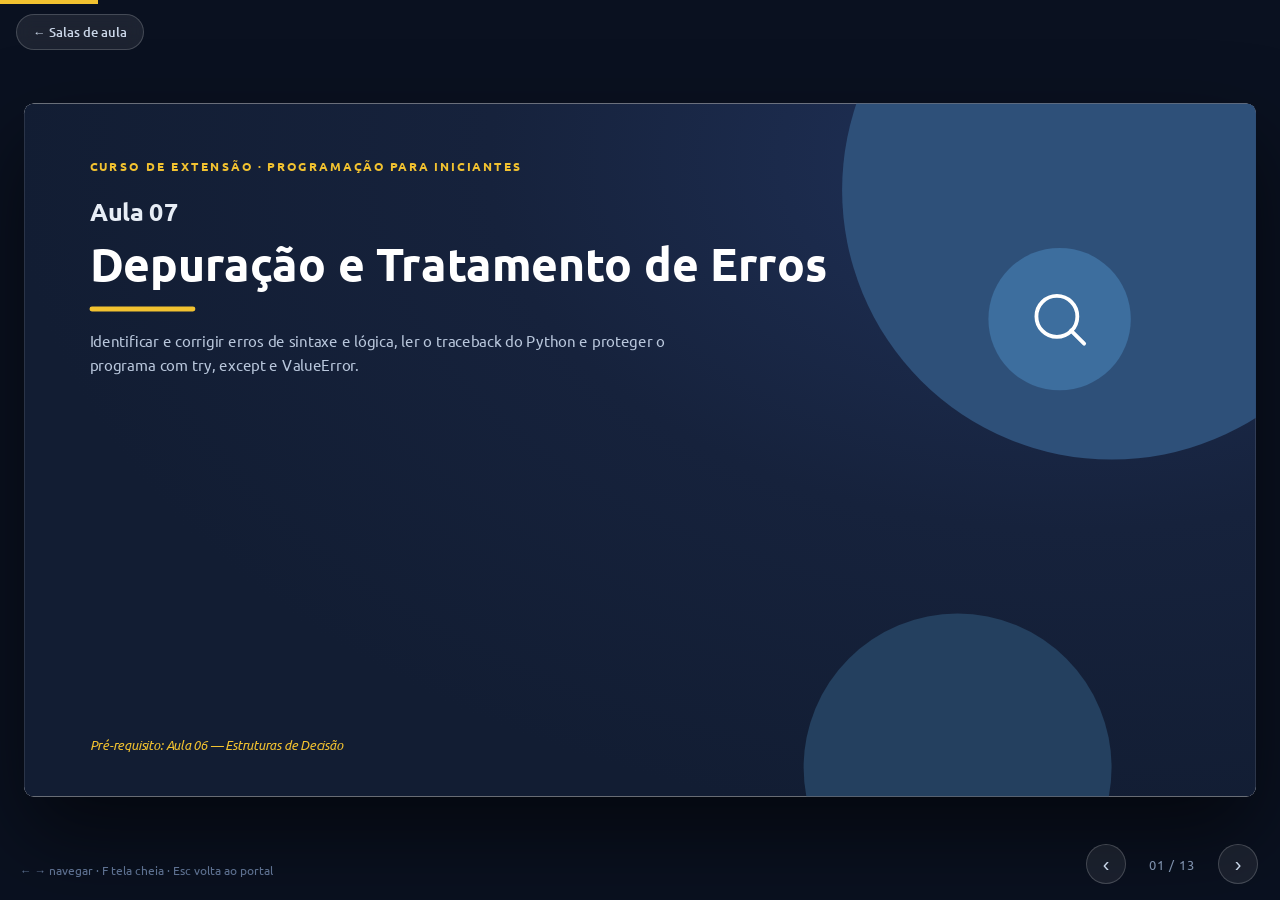
<file: aula7.html>
<!DOCTYPE html>
<html lang="pt-BR">
<head>
  <meta charset="UTF-8">
  <meta name="viewport" content="width=device-width, initial-scale=1">
  <title>Aula 07 · Depuração e Tratamento de Erros</title>
  <link rel="preconnect" href="https://fonts.googleapis.com">
  <link rel="preconnect" href="https://fonts.gstatic.com" crossorigin>
  <link href="https://fonts.googleapis.com/css2?family=Ubuntu:wght@300;400;500;700&family=Ubuntu+Mono:wght@400;700&display=swap" rel="stylesheet">
  <link rel="stylesheet" href="aulas.css">
</head>
<body data-aula="7">

<div class="progress"><i id="pbar"></i></div>
<a class="home" href="index.html">← Salas de aula</a>

<div class="deck"><div class="stage" id="stage">

  <!-- CAPA -->
  <section class="slide dark cover">
    <div class="orb o1"></div><div class="orb o2"></div>
    <div class="cover-ico"><svg class="ic"><use href="#i-search"/></svg></div>
    <p class="kicker">Curso de Extensão · Programação para Iniciantes</p>
    <p class="c-num">Aula 07</p>
    <h1>Depuração e Tratamento de Erros</h1>
    <div class="c-rule"></div>
    <p class="c-sub">Identificar e corrigir erros de sintaxe e lógica, ler o traceback do Python e proteger o programa com try, except e ValueError.</p>
    <p class="c-note">Pré-requisito: Aula 06 — Estruturas de Decisão</p>
  </section>

  <!-- ROTEIRO -->
  <section class="slide">
    <header class="s-head">
      <p class="kicker">Antes de começar</p>
      <h2 class="h2">O que vamos ver hoje</h2>
      <p class="lead">Errar faz parte — o profissional é quem sabe encontrar e corrigir.</p>
    </header>
    <div class="s-body">
      <div class="agenda"><span>Retomada · 5 min</span><span>Conceitos · 40 min</span><span class="gold">Exercício · 25 min</span><span class="gold">Fechamento · 10 min</span></div>
      <div class="toc">
        <div class="tcard"><span class="ic-dot"><svg class="ic"><use href="#i-alert"/></svg></span><div><h4>Três categorias de erro</h4><p>Sintaxe, execução e lógica — cada uma com seu remédio.</p></div></div>
        <div class="tcard"><span class="ic-dot"><svg class="ic"><use href="#i-comment"/></svg></span><div><h4>Lendo o traceback</h4><p>A mensagem de erro do Python conta onde e o que falhou.</p></div></div>
        <div class="tcard"><span class="ic-dot"><svg class="ic"><use href="#i-bulb"/></svg></span><div><h4>Técnicas de depuração</h4><p>print de inspeção e teste de mesa.</p></div></div>
        <div class="tcard"><span class="ic-dot"><svg class="ic"><use href="#i-table"/></svg></span><div><h4>Estratégia de testes</h4><p>Valores de fronteira e entradas representativas.</p></div></div>
        <div class="tcard"><span class="ic-dot"><svg class="ic"><use href="#i-shield"/></svg></span><div><h4>try / except / ValueError</h4><p>Proteger o programa contra entradas inválidas.</p></div></div>
        <div class="tcard"><span class="ic-dot"><svg class="ic"><use href="#i-edit"/></svg></span><div><h4>Exercício</h4><p>Nota validada: converter com segurança e classificar.</p></div></div>
      </div>
    </div>
  </section>

  <!-- TRÊS CATEGORIAS -->
  <section class="slide">
    <header class="s-head">
      <p class="kicker">Conceito 1</p>
      <h2 class="h2">Três categorias de erro</h2>
    </header>
    <div class="s-body">
      <div class="cols-3">
        <div class="card card-flex" style="flex-direction:column"><span class="ic-dot"><svg class="ic"><use href="#i-comment"/></svg></span><h4 style="margin-top:8px">Erro de sintaxe</h4><p>O código não segue a gramática da linguagem. <b>O programa nem começa.</b><br><br>Ex.: esquecer os dois-pontos do if.</p></div>
        <div class="card dark card-flex" style="flex-direction:column"><span class="ic-dot"><svg class="ic"><use href="#i-alert"/></svg></span><h4 style="margin-top:8px">Erro de execução</h4><p>O programa inicia, mas <b>falha no meio do caminho</b>.<br><br>Ex.: converter "abc" para int; dividir por zero.</p></div>
        <div class="card card-flex" style="flex-direction:column"><span class="ic-dot"><svg class="ic"><use href="#i-target"/></svg></span><h4 style="margin-top:8px">Erro lógico</h4><p>O programa <b>roda até o fim, mas com resultado errado</b>.<br><br>Ex.: condições na ordem trocada (Aula 06).</p></div>
      </div>
      <p style="margin-top:12px;font-size:13px;font-style:italic;color:var(--blue2)">O mais traiçoeiro é o erro lógico: o Python não reclama — quem precisa perceber é você, testando.</p>
    </div>
  </section>

  <!-- SINTAXE -->
  <section class="slide">
    <header class="s-head">
      <p class="kicker">Categoria 1</p>
      <h2 class="h2">Erros de sintaxe: SyntaxError</h2>
      <p class="lead">O Python aponta a linha e o problema antes de executar qualquer coisa.</p>
    </header>
    <div class="s-body">
      <div class="cols-2">
        <div>
          <span class="code-label">Exemplos clássicos</span>
          <pre class="code"><span class="k">if</span> idade &gt;= <span class="n">18</span>      <span class="c"># faltou o :</span>
    <span class="f">print</span>(<span class="s">"ok"</span>)

<span class="f">print</span>(<span class="s">"Olá</span>          <span class="c"># faltou fechar aspas</span>

<span class="f">print</span>(<span class="s">"Olá"</span>          <span class="c"># faltou fechar parêntese</span></pre>
        </div>
        <div class="card">
          <h4>Como o Python avisa</h4>
          <pre class="code" style="margin-top:6px">  File "programa.py", line 3
    if idade &gt;= 18
                 ^
SyntaxError: expected ':'
</pre>
          <ul class="b" style="margin-top:8px">
            <li>O circunflexo <b>^</b> aponta o local aproximado</li>
            <li>A mensagem descreve o que faltou</li>
          </ul>
        </div>
      </div>
    </div>
  </section>

  <!-- EXECUÇÃO + TRACEBACK -->
  <section class="slide">
    <header class="s-head">
      <p class="kicker">Categoria 2</p>
      <h2 class="h2">Erros de execução: lendo o traceback</h2>
      <p class="lead">O "rastreamento" mostra o caminho até a falha — leia sempre de baixo para cima.</p>
    </header>
    <div class="s-body">
      <div class="cols-2">
        <div>
          <span class="code-label">O programa</span>
          <pre class="code"><span class="c"># media.py</span>
idade = <span class="f">int</span>(<span class="f">input</span>(<span class="s">"Digite sua idade: "</span>))
<span class="f">print</span>(<span class="s">"Você tem"</span>, idade, <span class="s">"anos."</span>)</pre>
          <span class="code-label" style="margin-top:10px">O usuário digita "abc"…</span>
          <pre class="code">Traceback (most recent call last):
  File "media.py", line 2, in &lt;module&gt;
    idade = int(input("Digite sua idade: "))
<span class="s">ValueError:</span> invalid literal for int()
with base 10: 'abc'</pre>
        </div>
        <div class="card">
          <h4>Como ler</h4>
          <ul class="b" style="margin-top:6px">
            <li><b>Última linha:</b> o tipo do erro (ValueError) + a descrição</li>
            <li><b>Linhas de cima:</b> onde ocorreu — arquivo e número da linha</li>
            <li><b>Causa aqui:</b> int("abc") — letras não viram número</li>
          </ul>
          <p style="margin-top:10px;font-size:12.5px;color:var(--mut)">Outros erros comuns de execução: <code class="inl">ZeroDivisionError</code> (dividir por 0) e <code class="inl">NameError</code> (usar uma variável que não existe).</p>
        </div>
      </div>
    </div>
  </section>

  <!-- LÓGICO -->
  <section class="slide">
    <header class="s-head">
      <p class="kicker">Categoria 3</p>
      <h2 class="h2">Erros lógicos: o programa "funciona"… errado</h2>
    </header>
    <div class="s-body">
      <div class="cols-2">
        <div>
          <span class="code-label">Com erro lógico</span>
          <pre class="code">nota = <span class="n">8</span>

<span class="k">if</span> nota &gt;= <span class="n">5</span>:
    <span class="f">print</span>(<span class="s">"Recuperação"</span>)
<span class="k">elif</span> nota &gt;= <span class="n">7</span>:
    <span class="f">print</span>(<span class="s">"Aprovado"</span>)
<span class="k">else</span>:
    <span class="f">print</span>(<span class="s">"Reprovado"</span>)</pre>
          <p style="margin-top:8px;font-size:12.5px;color:var(--mut)"><b>Saída: Recuperação.</b> Nenhum erro é exibido — mas a nota 8 deveria aprovar!</p>
        </div>
        <div class="card">
          <h4>Depurando com perguntas</h4>
          <ul class="b" style="margin-top:6px">
            <li>Qual condição verdadeira primeiro? <code class="inl">nota &gt;= 5</code></li>
            <li>Por que ela "engole" a nota 8? <b>Ordem errada</b></li>
          </ul>
          <pre class="code" style="margin-top:8px"><span class="c"># correção: do mais restritivo</span>
<span class="k">if</span> nota &gt;= <span class="n">7</span>: ...   <span class="c"># Aprovado</span>
<span class="k">elif</span> nota &gt;= <span class="n">5</span>: ... <span class="c"># Recuperação</span></pre>
        </div>
      </div>
      <div class="quote" style="margin-top:12px">O programa não "entende a intenção" do programador. Ele executa as condições <b>na ordem escrita</b>.</div>
    </div>
  </section>

  <!-- TÉCNICAS -->
  <section class="slide">
    <header class="s-head">
      <p class="kicker">Conceito 2</p>
      <h2 class="h2">Técnicas de depuração (debugging)</h2>
    </header>
    <div class="s-body">
      <div class="cols-2">
        <div class="card">
          <div class="card-flex" style="margin-bottom:6px"><span class="ic-dot"><svg class="ic"><use href="#i-bulb"/></svg></span><h4>print de inspeção</h4></div>
          <p>Espalhe prints temporários para ver o valor das variáveis durante a execução:</p>
          <pre class="code" style="margin-top:8px"><span class="f">print</span>(<span class="s">"DEBUG nota ="</span>, nota)   <span class="c"># temporário</span></pre>
          <p style="margin-top:8px;font-size:12.5px;color:var(--mut)">Quando o bug é encontrado, os prints de debug são removidos.</p>
        </div>
        <div class="card">
          <div class="card-flex" style="margin-bottom:6px"><span class="ic-dot"><svg class="ic"><use href="#i-table"/></svg></span><h4>Teste de mesa</h4></div>
          <p>Simular a execução no papel, anotando o valor de cada variável a cada passo:</p>
          <table class="t" style="margin-top:8px">
            <tr><th>Passo</th><th>nota</th><th>Condição</th><th>Saída</th></tr>
            <tr><td>1</td><td>8</td><td>nota &gt;= 7 → True</td><td>Aprovado</td></tr>
          </table>
        </div>
      </div>
    </div>
  </section>

  <!-- ESTRATÉGIA DE TESTES -->
  <section class="slide">
    <header class="s-head">
      <p class="kicker">Conceito 3</p>
      <h2 class="h2">Estratégia de testes</h2>
      <p class="lead">Para a classificação de notas — os valores de fronteira são os mais importantes.</p>
    </header>
    <div class="s-body">
      <table class="t big">
        <tr><th>Entrada</th><th>Resultado esperado</th><th>Por quê</th></tr>
        <tr><td><code>8</code></td><td>Aprovado</td><td>Caminho normal</td></tr>
        <tr><td><code>7</code></td><td class="hl">Aprovado</td><td>Fronteira exata do &gt;=</td></tr>
        <tr><td><code>6</code></td><td>Recuperação</td><td>Logo após a fronteira</td></tr>
        <tr><td><code>5</code></td><td class="hl">Recuperação</td><td>Fronteira exata</td></tr>
        <tr><td><code>4</code></td><td>Reprovado</td><td>Abaixo de todas</td></tr>
        <tr><td><code>-1</code> / <code>11</code></td><td>Nota inválida</td><td>Fora do intervalo 0–10</td></tr>
      </table>
      <p style="margin-top:12px;text-align:center;font-size:13px;font-style:italic;color:var(--blue2)">Pequenos erros nos operadores (>, >=) mudam a classificação exatamente nas fronteiras.</p>
    </div>
  </section>

  <!-- TRY/EXCEPT -->
  <section class="slide">
    <header class="s-head">
      <p class="kicker">Conceito 4</p>
      <h2 class="h2">try / except: proteger o programa</h2>
      <p class="lead">Em vez de deixar o programa quebrar com uma entrada inválida, tentamos a operação e tratamos a falha.</p>
    </header>
    <div class="s-body">
      <div class="cols-2">
        <div>
          <span class="code-label">Estrutura</span>
          <pre class="code"><span class="k">try</span>:
    <span class="c"># operação que PODE falhar</span>
    ...
<span class="k">except</span> ValueError:
    <span class="c"># o que fazer SE falhar</span>
    ...</pre>
          <p style="margin-top:8px;font-size:12.5px;color:var(--mut)"><b>ValueError</b> é o tipo de erro gerado quando uma conversão recebe um valor inadequado — como int("abc").</p>
        </div>
        <div>
          <span class="code-label">Exemplo completo</span>
          <pre class="code"><span class="k">try</span>:
    idade = <span class="f">int</span>(<span class="f">input</span>(<span class="s">"Digite sua idade: "</span>))
    <span class="f">print</span>(<span class="s">"Você tem"</span>, idade, <span class="s">"anos."</span>)
<span class="k">except</span> ValueError:
    <span class="f">print</span>(<span class="s">"Entrada inválida: digite apenas números."</span>)

<span class="f">print</span>(<span class="s">"Fim do programa"</span>)</pre>
        </div>
      </div>
      <div class="quote" style="margin-top:12px">Com try/except, digitar "abc" <b>não derruba o programa</b> — ele avisa e continua.</div>
    </div>
  </section>

  <!-- FLUXO TRY/EXCEPT -->
  <section class="slide">
    <header class="s-head">
      <p class="kicker">Conceito 4 · continuação</p>
      <h2 class="h2">Como o Python decide o caminho</h2>
    </header>
    <div class="s-body">
      <div class="cols-2">
        <table class="t big">
          <tr><th>Cenário</th><th>O que acontece</th></tr>
          <tr><td>Digita <code>20</code></td><td>try funciona → bloco inteiro executa → except é ignorado</td></tr>
          <tr><td>Digita <code>abc</code></td><td>int() falha → salta imediatamente para o except → mensagem exibida</td></tr>
        </table>
        <div class="card">
          <h4>Observações importantes</h4>
          <ul class="b" style="margin-top:6px">
            <li>Quando um erro acontece <b>dentro do try</b>, as linhas seguintes do bloco são puladas</li>
            <li>O except só captura o tipo indicado (aqui, ValueError)</li>
            <li>Depois do except, o programa segue normalmente</li>
          </ul>
        </div>
      </div>
      <p style="margin-top:10px;font-size:13px;font-style:italic;color:var(--blue2)">Na Aula 10, combinaremos try/except com while para re-pedir o dado até que seja válido.</p>
    </div>
  </section>

  <!-- EXERCÍCIO -->
  <section class="slide">
    <header class="s-head">
      <p class="kicker">Exercício de fixação</p>
      <h2 class="h2">Nota validada</h2>
    </header>
    <div class="s-body">
      <div class="ex">
        <div class="ex-brief">
          <h4>O desafio</h4>
          <p><b>Tema:</b> combinar conversão segura com decisão.</p>
          <p><b>Tarefa:</b> receber uma nota com input(); se o texto não for número, avisar com try/except; se for, classificar em Aprovado / Recuperação / Reprovado.</p>
          <p><b>Mobiliza:</b> try/except, ValueError, float(), if/elif/else.</p>
        </div>
        <div>
          <div class="ri"><span class="ic-dot"><svg class="ic"><use href="#i-shield"/></svg></span><div><h5>Converta dentro do try</h5><p>Somente a linha que pode falhar precisa de proteção.</p></div></div>
          <div class="ri"><span class="ic-dot"><svg class="ic"><use href="#i-alert"/></svg></span><div><h5>Mensagem amigável</h5><p>"Digite apenas números" — e não o traceback cru.</p></div></div>
          <div class="ri"><span class="ic-dot"><svg class="ic"><use href="#i-zap"/></svg></span><div><h5>Classifique só com dado válido</h5><p>A decisão pode ficar dentro do próprio try, após a conversão.</p></div></div>
          <div class="ri"><span class="ic-dot"><svg class="ic"><use href="#i-target"/></svg></span><div><h5>Teste tudo</h5><p>"abc", 8.5, 6, 4.9 — entradas válidas e inválidas.</p></div></div>
          <pre class="code" style="margin-top:9px;font-size:12px">try:
    nota = float(input("Nota: "))
    if nota &gt;= 7:
        print("Aprovado")
    elif nota &gt;= 5:
        print("Recuperação")
    else:
        print("Reprovado")
except ValueError:
    print("Entrada inválida: digite apenas números.")</pre>
        </div>
      </div>
    </div>
  </section>

  <!-- SUMÁRIO -->
  <section class="slide">
    <header class="s-head">
      <p class="kicker">Fechamento</p>
      <h2 class="h2">O que levamos desta aula</h2>
    </header>
    <div class="s-body">
      <div class="sum">
        <div class="sc"><span class="ic-dot"><svg class="ic"><use href="#i-check"/></svg></span><div><h4>Três categorias</h4><p>Sintaxe, execução e lógica — cada uma com sinais diferentes.</p></div></div>
        <div class="sc"><span class="ic-dot"><svg class="ic"><use href="#i-check"/></svg></span><div><h4>Traceback</h4><p>Leia de baixo para cima: tipo do erro + local.</p></div></div>
        <div class="sc"><span class="ic-dot"><svg class="ic"><use href="#i-check"/></svg></span><div><h4>Técnicas de depuração</h4><p>print de inspeção e teste de mesa.</p></div></div>
        <div class="sc"><span class="ic-dot"><svg class="ic"><use href="#i-check"/></svg></span><div><h4>Valores de fronteira</h4><p>Os limites dos intervalos são os primeiros a testar.</p></div></div>
        <div class="sc"><span class="ic-dot"><svg class="ic"><use href="#i-check"/></svg></span><div><h4>try / except / ValueError</h4><p>Protegem o programa contra entradas inválidas.</p></div></div>
        <div class="sc"><span class="ic-dot"><svg class="ic"><use href="#i-check"/></svg></span><div><h4>Mentalidade</h4><p>Errar faz parte — depurar é observar, testar e corrigir.</p></div></div>
      </div>
    </div>
  </section>

  <!-- ENCERRAMENTO -->
  <section class="slide dark bye">
    <div class="orb o1" style="width:440px;height:440px;background:#2e5079;top:-180px;left:-150px"></div>
    <div class="orb o2" style="width:340px;height:340px;background:#24405f;bottom:-140px;right:-100px"></div>
    <span class="bye-ico"><svg class="ic"><use href="#i-check"/></svg></span>
    <h2>Obrigado pela presença.</h2>
    <p>Nos vemos na próxima aula — <b style="color:var(--gold)">Estruturas de Repetição I: while</b>: repetir sem copiar e colar.</p>
  </section>

</div></div>

<nav class="ctrl">
  <button id="prev" aria-label="Anterior">‹</button>
  <span id="cnt">01 / 14</span>
  <button id="next" aria-label="Próximo">›</button>
</nav>
<p class="hint">← → navegar · F tela cheia · Esc volta ao portal</p>

<script src="aulas.js"></script>
</body>
</html>
</file>
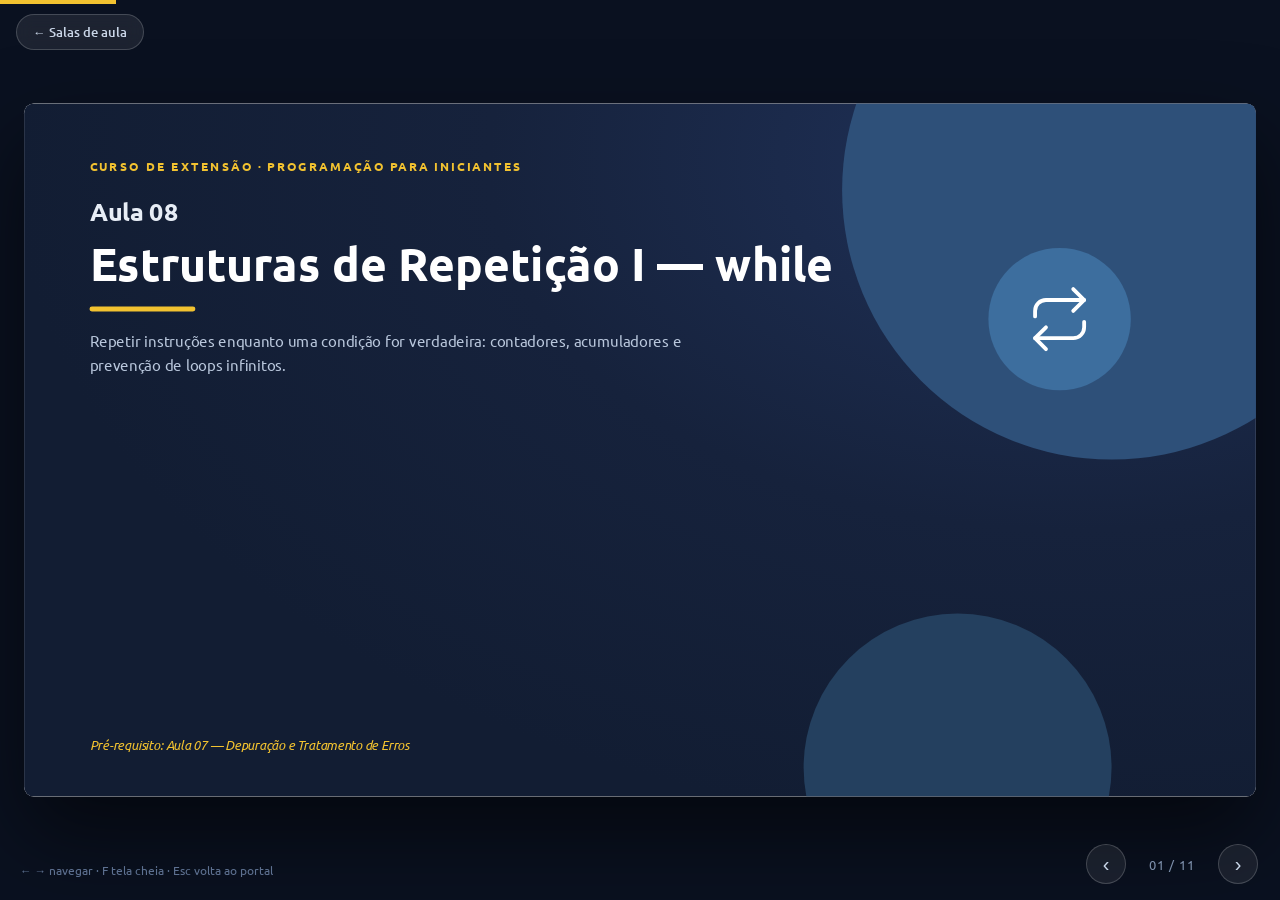
<file: aula8.html>
<!DOCTYPE html>
<html lang="pt-BR">
<head>
  <meta charset="UTF-8">
  <meta name="viewport" content="width=device-width, initial-scale=1">
  <title>Aula 08 · Estruturas de Repetição I — while</title>
  <link rel="preconnect" href="https://fonts.googleapis.com">
  <link rel="preconnect" href="https://fonts.gstatic.com" crossorigin>
  <link href="https://fonts.googleapis.com/css2?family=Ubuntu:wght@300;400;500;700&family=Ubuntu+Mono:wght@400;700&display=swap" rel="stylesheet">
  <link rel="stylesheet" href="aulas.css">
</head>
<body data-aula="8">

<div class="progress"><i id="pbar"></i></div>
<a class="home" href="index.html">← Salas de aula</a>

<div class="deck"><div class="stage" id="stage">

  <!-- CAPA -->
  <section class="slide dark cover">
    <div class="orb o1"></div><div class="orb o2"></div>
    <div class="cover-ico"><svg class="ic"><use href="#i-repeat"/></svg></div>
    <p class="kicker">Curso de Extensão · Programação para Iniciantes</p>
    <p class="c-num">Aula 08</p>
    <h1>Estruturas de Repetição I — while</h1>
    <div class="c-rule"></div>
    <p class="c-sub">Repetir instruções enquanto uma condição for verdadeira: contadores, acumuladores e prevenção de loops infinitos.</p>
    <p class="c-note">Pré-requisito: Aula 07 — Depuração e Tratamento de Erros</p>
  </section>

  <!-- ROTEIRO -->
  <section class="slide">
    <header class="s-head">
      <p class="kicker">Antes de começar</p>
      <h2 class="h2">O que vamos ver hoje</h2>
      <p class="lead">Do copiar-e-colar à repetição inteligente.</p>
    </header>
    <div class="s-body">
      <div class="agenda"><span>Retomada · 5 min</span><span>Conceitos · 40 min</span><span class="gold">Exercício · 25 min</span><span class="gold">Fechamento · 10 min</span></div>
      <div class="toc">
        <div class="tcard"><span class="ic-dot"><svg class="ic"><use href="#i-repeat"/></svg></span><div><h4>Por que repetir?</h4><p>Repetir a senha errada sem reescrever o código.</p></div></div>
        <div class="tcard"><span class="ic-dot"><svg class="ic"><use href="#i-list"/></svg></span><div><h4>Anatomia do while</h4><p>Condição verificada antes de cada execução.</p></div></div>
        <div class="tcard"><span class="ic-dot"><svg class="ic"><use href="#i-hash"/></svg></span><div><h4>Contadores e +=</h4><p>A variável de controle que caminha para o fim.</p></div></div>
        <div class="tcard"><span class="ic-dot"><svg class="ic"><use href="#i-alert"/></svg></span><div><h4>Loops infinitos</h4><p>Os três elementos que impedem o laço de travar.</p></div></div>
        <div class="tcard"><span class="ic-dot"><svg class="ic"><use href="#i-box"/></svg></span><div><h4>Acumuladores</h4><p>Guardando resultados progressivos.</p></div></div>
        <div class="tcard"><span class="ic-dot"><svg class="ic"><use href="#i-edit"/></svg></span><div><h4>Exercício: tentativas de senha</h4><p>Laço + contador + decisão.</p></div></div>
      </div>
    </div>
  </section>

  <!-- POR QUE REPETIR -->
  <section class="slide">
    <header class="s-head">
      <p class="kicker">Retomada</p>
      <h2 class="h2">Por que precisamos repetir?</h2>
    </header>
    <div class="s-body">
      <div class="quote">Com <b>if</b>, o programa decide <b>se</b> executa um bloco. Mas como pedir uma senha <b>novamente</b> quando ela está errada — sem escrever as mesmas instruções várias vezes?</div>
      <div class="cols-2" style="margin-top:14px">
        <div>
          <span class="code-label">Sem repetição 😖</span>
          <pre class="code"><span class="f">print</span>(<span class="s">"Olá"</span>)
<span class="f">print</span>(<span class="s">"Olá"</span>)
<span class="f">print</span>(<span class="s">"Olá"</span>)</pre>
        </div>
        <div>
          <span class="code-label">Com repetição 😎</span>
          <pre class="code">contador = <span class="n">0</span>
<span class="k">while</span> contador &lt; <span class="n">3</span>:
    <span class="f">print</span>(<span class="s">"Olá"</span>)
    contador = contador + <span class="n">1</span></pre>
        </div>
      </div>
    </div>
  </section>

  <!-- ANATOMIA -->
  <section class="slide">
    <header class="s-head">
      <p class="kicker">Conceito 1</p>
      <h2 class="h2">Anatomia do while</h2>
      <p class="lead">A condição é verificada <b>antes de cada execução</b> do bloco. Se for falsa de início, o bloco nunca roda.</p>
    </header>
    <div class="s-body">
      <div class="cols-2">
        <div>
          <span class="code-label">Contando de 1 a 5</span>
          <pre class="code">contador = <span class="n">1</span>

<span class="k">while</span> contador &lt;= <span class="n">5</span>:
    <span class="f">print</span>(contador)
    contador = contador + <span class="n">1</span></pre>
        </div>
        <div class="card">
          <h4>Os seis passos do laço</h4>
          <ol style="margin:6px 0 0 20px;font-size:13.5px;line-height:1.9;color:var(--txt)">
            <li><code class="inl">contador</code> começa em 1</li>
            <li>Verifica <code class="inl">contador &lt;= 5</code></li>
            <li>Verdadeira → executa o bloco</li>
            <li>Contador é incrementado</li>
            <li>Condição verificada novamente</li>
            <li>Falsa → o laço termina</li>
          </ol>
        </div>
      </div>
      <table class="t big" style="margin-top:12px">
        <tr><th>Iteração</th><th>Contador antes do print</th><th>Condição</th></tr>
        <tr><td>1</td><td>1</td><td>Verdadeira</td></tr>
        <tr><td>2</td><td>2</td><td>Verdadeira</td></tr>
        <tr><td>3</td><td>3</td><td>Verdadeira</td></tr>
        <tr><td>4</td><td>4</td><td>Verdadeira</td></tr>
        <tr><td>5</td><td>5</td><td>Verdadeira</td></tr>
        <tr><td>Encerramento</td><td>6</td><td class="hl">Falsa</td></tr>
      </table>
    </div>
  </section>

  <!-- += E CONTADOR -->
  <section class="slide">
    <header class="s-head">
      <p class="kicker">Conceito 2</p>
      <h2 class="h2">Contadores e o operador +=</h2>
    </header>
    <div class="s-body">
      <div class="cols-2">
        <div>
          <span class="code-label">As duas escritas são equivalentes</span>
          <pre class="code">contador = contador + <span class="n">1</span>
contador += <span class="n">1</span></pre>
        </div>
        <div class="card">
          <h4>O contador pode caminhar nos dois sentidos</h4>
          <ul class="b" style="margin-top:6px">
            <li><b>Sobe</b>: contando repetições (1, 2, 3…)</li>
            <li><b>Desce</b>: contagem regressiva (10, 9, 8…)</li>
            <li>Pode avançar de 2 em 2, de 5 em 5…</li>
          </ul>
          <p style="margin-top:8px;font-size:12.5px;color:var(--mut)">O que importa: a variável de controle <b>muda</b> a cada volta, aproximando a condição do fim.</p>
        </div>
      </div>
    </div>
  </section>

  <!-- LOOP INFINITO -->
  <section class="slide">
    <header class="s-head">
      <p class="kicker">Cuidado</p>
      <h2 class="h2">Laço infinito: quando o fim nunca chega</h2>
    </header>
    <div class="s-body">
      <div class="cols-2">
        <div>
          <span class="code-label">Errado — contador nunca muda</span>
          <pre class="code">contador = <span class="n">1</span>

<span class="k">while</span> contador &lt;= <span class="n">3</span>:
    <span class="f">print</span>(contador)
    <span class="c"># faltou o contador += 1 !</span></pre>
          <p style="margin-top:8px;font-size:12.5px;color:var(--mut)">A condição permanece verdadeira para sempre — o programa "trava" imprimindo 1. Para sair: Ctrl + C.</p>
        </div>
        <div>
          <span class="code-label">Correto</span>
          <pre class="code">contador = <span class="n">1</span>

<span class="k">while</span> contador &lt;= <span class="n">3</span>:
    <span class="f">print</span>(contador)
    contador += <span class="n">1</span>   <span class="c"># caminha para o fim</span></pre>
        </div>
      </div>
      <div class="warn" style="margin-top:14px">Todo while precisa dos <b>três elementos</b>: <b>1.</b> valor inicial · <b>2.</b> condição de continuidade · <b>3.</b> atualização da variável de controle.</div>
      <p style="margin-top:10px;font-size:13px;font-style:italic;color:var(--blue2)">Pergunta: se o contador começa em 1 e a condição é contador &lt; 1, o bloco é executado alguma vez?</p>
    </div>
  </section>

  <!-- WHILE COM INPUT -->
  <section class="slide">
    <header class="s-head">
      <p class="kicker">Conceito 3</p>
      <h2 class="h2">Entrada controlada por while</h2>
      <p class="lead">Repetir uma solicitação até que o usuário informe um valor válido.</p>
    </header>
    <div class="s-body">
      <div class="cols-2">
        <div>
          <span class="code-label">Python</span>
          <pre class="code">senha = <span class="f">input</span>(<span class="s">"Digite a senha: "</span>)

<span class="k">while</span> senha != <span class="s">"python123"</span>:
    <span class="f">print</span>(<span class="s">"Senha incorreta"</span>)
    senha = <span class="f">input</span>(<span class="s">"Tente novamente: "</span>)

<span class="f">print</span>(<span class="s">"Acesso autorizado"</span>)</pre>
        </div>
        <div class="card">
          <h4>Fluxo</h4>
          <pre class="code" style="margin-top:6px">Solicita senha
     |
Senha correta? --Não--&gt; solicita
     |                  novamente
     Sim                (loop)
     |
Acesso autorizado</pre>
          <div class="warn" style="margin-top:8px">A variável <b>senha</b> precisa receber um <b>novo valor dentro do laço</b> — senão a condição nunca muda (loop infinito!).</div>
        </div>
      </div>
    </div>
  </section>

  <!-- ACUMULADOR -->
  <section class="slide">
    <header class="s-head">
      <p class="kicker">Conceito 4</p>
      <h2 class="h2">Acumuladores</h2>
      <p class="lead">Um acumulador guarda um resultado que é atualizado a cada repetição.</p>
    </header>
    <div class="s-body">
      <div class="cols-2">
        <div>
          <span class="code-label">Somar 1 + 2 + 3 + 4 + 5</span>
          <pre class="code">contador = <span class="n">1</span>
soma = <span class="n">0</span>

<span class="k">while</span> contador &lt;= <span class="n">5</span>:
    soma = soma + contador
    contador += <span class="n">1</span>

<span class="f">print</span>(<span class="s">"Soma:"</span>, soma)   <span class="c"># 15</span></pre>
          <p style="margin-top:8px;font-size:12.5px;color:var(--mut)"><b>contador</b> controla quantas voltas · <b>soma</b> acumula os valores.</p>
        </div>
        <div>
          <span class="code-label">Acompanhando a execução</span>
          <table class="t">
            <tr><th>Contador</th><th>Soma antes</th><th>Soma depois</th></tr>
            <tr><td>1</td><td>0</td><td>1</td></tr>
            <tr><td>2</td><td>1</td><td>3</td></tr>
            <tr><td>3</td><td>3</td><td>6</td></tr>
            <tr><td>4</td><td>6</td><td>10</td></tr>
            <tr><td>5</td><td>10</td><td class="hl">15</td></tr>
          </table>
        </div>
      </div>
    </div>
  </section>

  <!-- EXERCÍCIO -->
  <section class="slide">
    <header class="s-head">
      <p class="kicker">Exercício de fixação</p>
      <h2 class="h2">Tentativas de senha</h2>
    </header>
    <div class="s-body">
      <div class="ex">
        <div class="ex-brief">
          <h4>O desafio</h4>
          <p><b>Tema:</b> controlar um laço com contador, condição e decisão.</p>
          <p><b>Tarefa:</b> solicitar uma senha permitindo até <b>3 tentativas</b>. Se correta: "Acesso autorizado". Se as três falharem: "Acesso bloqueado".</p>
          <p><b>Mobiliza:</b> while, contador, comparação, if/else.</p>
        </div>
        <div>
          <div class="ri"><span class="ic-dot"><svg class="ic"><use href="#i-target"/></svg></span><div><h5>Defina quando o laço continua</h5><p>Enquanto houver tentativas E a senha estiver errada.</p></div></div>
          <div class="ri"><span class="ic-dot"><svg class="ic"><use href="#i-hash"/></svg></span><div><h5>Crie o contador de tentativas</h5><p>Começa em 1 e sobe a cada erro.</p></div></div>
          <div class="ri"><span class="ic-dot"><svg class="ic"><use href="#i-zap"/></svg></span><div><h5>Encerre ao acertar</h5><p>A condição do while também depende da senha correta.</p></div></div>
          <div class="ri"><span class="ic-dot"><svg class="ic"><use href="#i-check"/></svg></span><div><h5>Teste os dois finais</h5><p>Acerto na 2ª tentativa — e três erros seguidos.</p></div></div>
          <pre class="code" style="margin-top:9px;font-size:11.5px">Digite a senha: teste
Senha incorreta
Digite a senha: abc
Senha incorreta
Digite a senha: python123
Acesso autorizado</pre>
        </div>
      </div>
    </div>
  </section>

  <!-- SUMÁRIO -->
  <section class="slide">
    <header class="s-head">
      <p class="kicker">Fechamento</p>
      <h2 class="h2">O que levamos desta aula</h2>
    </header>
    <div class="s-body">
      <div class="sum">
        <div class="sc"><span class="ic-dot"><svg class="ic"><use href="#i-check"/></svg></span><div><h4>while</h4><p>Repete enquanto a condição for verdadeira.</p></div></div>
        <div class="sc"><span class="ic-dot"><svg class="ic"><use href="#i-check"/></svg></span><div><h4>Condição de encerramento</h4><p>Todo laço precisa de uma saída alcançável.</p></div></div>
        <div class="sc"><span class="ic-dot"><svg class="ic"><use href="#i-check"/></svg></span><div><h4>Contadores</h4><p>Controlam quantas repetições ocorreram.</p></div></div>
        <div class="sc"><span class="ic-dot"><svg class="ic"><use href="#i-check"/></svg></span><div><h4>Acumuladores</h4><p>Guardam resultados progressivos (somatórios).</p></div></div>
        <div class="sc"><span class="ic-dot"><svg class="ic"><use href="#i-check"/></svg></span><div><h4>Loops infinitos</h4><p>Ocorrem quando a condição nunca se torna falsa.</p></div></div>
        <div class="sc"><span class="ic-dot"><svg class="ic"><use href="#i-check"/></svg></span><div><h4>Três elementos</h4><p>Valor inicial + condição + atualização.</p></div></div>
      </div>
    </div>
  </section>

  <!-- ENCERRAMENTO -->
  <section class="slide dark bye">
    <div class="orb o1" style="width:440px;height:440px;background:#2e5079;top:-180px;left:-150px"></div>
    <div class="orb o2" style="width:340px;height:340px;background:#24405f;bottom:-140px;right:-100px"></div>
    <span class="bye-ico"><svg class="ic"><use href="#i-check"/></svg></span>
    <h2>Obrigado pela presença.</h2>
    <p>Nos vemos na próxima aula — <b style="color:var(--gold)">Estruturas de Repetição II: for e range()</b>.</p>
  </section>

</div></div>

<nav class="ctrl">
  <button id="prev" aria-label="Anterior">‹</button>
  <span id="cnt">01 / 12</span>
  <button id="next" aria-label="Próximo">›</button>
</nav>
<p class="hint">← → navegar · F tela cheia · Esc volta ao portal</p>

<script src="aulas.js"></script>
</body>
</html>
</file>
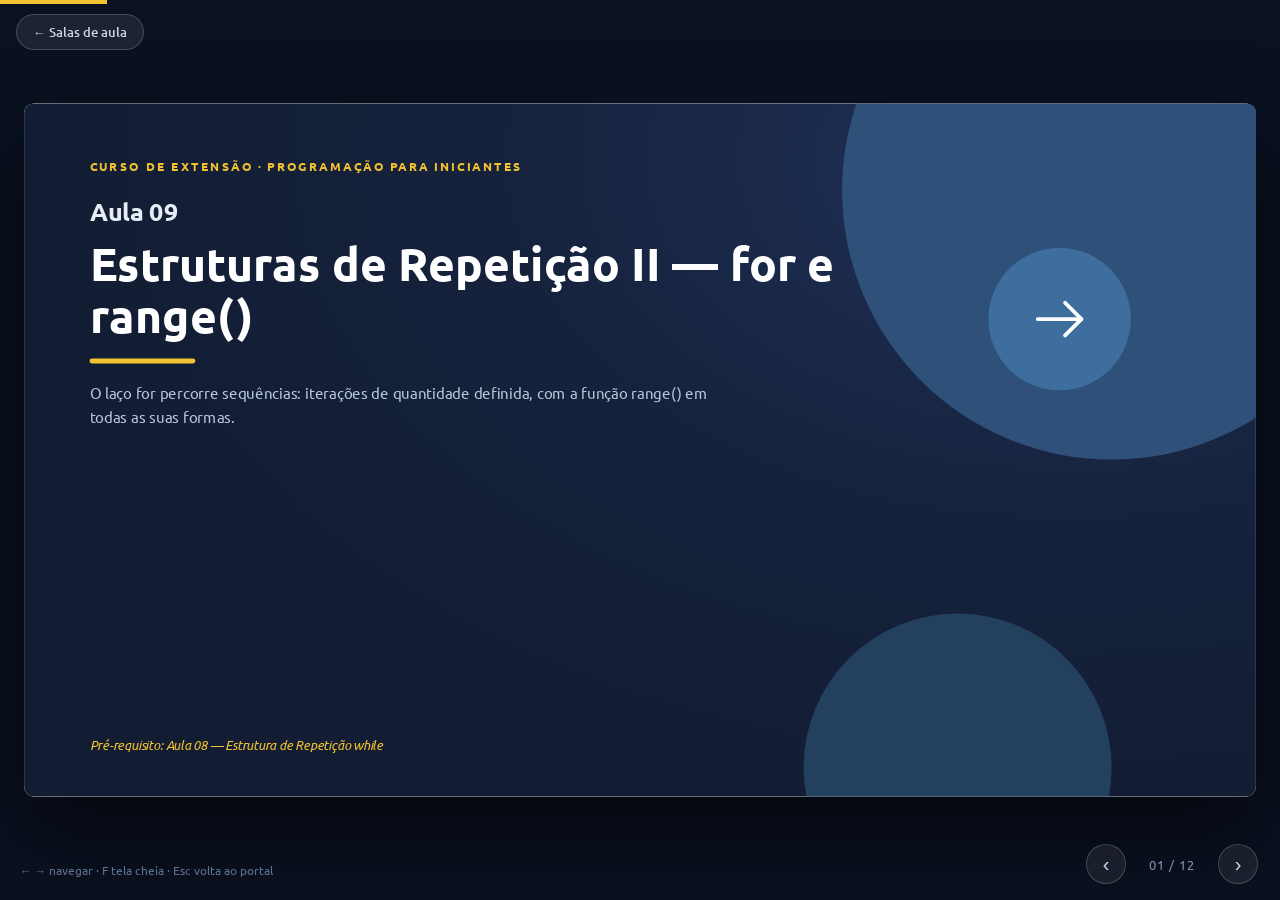
<file: aula9.html>
<!DOCTYPE html>
<html lang="pt-BR">
<head>
  <meta charset="UTF-8">
  <meta name="viewport" content="width=device-width, initial-scale=1">
  <title>Aula 09 · Estruturas de Repetição II — for e range()</title>
  <link rel="preconnect" href="https://fonts.googleapis.com">
  <link rel="preconnect" href="https://fonts.gstatic.com" crossorigin>
  <link href="https://fonts.googleapis.com/css2?family=Ubuntu:wght@300;400;500;700&family=Ubuntu+Mono:wght@400;700&display=swap" rel="stylesheet">
  <link rel="stylesheet" href="aulas.css">
</head>
<body data-aula="9">

<div class="progress"><i id="pbar"></i></div>
<a class="home" href="index.html">← Salas de aula</a>

<div class="deck"><div class="stage" id="stage">

  <!-- CAPA -->
  <section class="slide dark cover">
    <div class="orb o1"></div><div class="orb o2"></div>
    <div class="cover-ico"><svg class="ic"><use href="#i-forward"/></svg></div>
    <p class="kicker">Curso de Extensão · Programação para Iniciantes</p>
    <p class="c-num">Aula 09</p>
    <h1>Estruturas de Repetição II — for e range()</h1>
    <div class="c-rule"></div>
    <p class="c-sub">O laço for percorre sequências: iterações de quantidade definida, com a função range() em todas as suas formas.</p>
    <p class="c-note">Pré-requisito: Aula 08 — Estrutura de Repetição while</p>
  </section>

  <!-- ROTEIRO -->
  <section class="slide">
    <header class="s-head">
      <p class="kicker">Antes de começar</p>
      <h2 class="h2">O que vamos ver hoje</h2>
      <p class="lead">Quando sabemos quantas repetições queremos, existe um caminho mais direto.</p>
    </header>
    <div class="s-body">
      <div class="agenda"><span>Retomada · 5 min</span><span>Conceitos · 40 min</span><span class="gold">Exercício · 25 min</span><span class="gold">Fechamento · 10 min</span></div>
      <div class="toc">
        <div class="tcard"><span class="ic-dot"><svg class="ic"><use href="#i-repeat"/></svg></span><div><h4>Do while ao for</h4><p>Cinco repetições garantidas, sem contador manual.</p></div></div>
        <div class="tcard"><span class="ic-dot"><svg class="ic"><use href="#i-hash"/></svg></span><div><h4>A função range()</h4><p>Uma, duas ou três informações — e o passo negativo.</p></div></div>
        <div class="tcard"><span class="ic-dot"><svg class="ic"><use href="#i-alert"/></svg></span><div><h4>O limite não é incluído</h4><p>A pegadinha do range(1, 10) que para no 9.</p></div></div>
        <div class="tcard"><span class="ic-dot"><svg class="ic"><use href="#i-box"/></svg></span><div><h4>Acumuladores com for</h4><p>Somatórios e a média de 3 notas.</p></div></div>
        <div class="tcard"><span class="ic-dot"><svg class="ic"><use href="#i-table"/></svg></span><div><h4>while × for</h4><p>Quando usar cada um.</p></div></div>
        <div class="tcard"><span class="ic-dot"><svg class="ic"><use href="#i-edit"/></svg></span><div><h4>Exercício: tabuada</h4><p>for + range + multiplicação.</p></div></div>
      </div>
    </div>
  </section>

  <!-- RETOMADA -->
  <section class="slide">
    <header class="s-head">
      <p class="kicker">Retomada</p>
      <h2 class="h2">Do while ao for</h2>
    </header>
    <div class="s-body">
      <div class="quote">Na Aula 08 contamos até 5 com while. <b>Se já sabemos que queremos repetir cinco vezes, existe uma forma mais direta?</b></div>
      <div class="cols-2" style="margin-top:14px">
        <div>
          <span class="code-label">while — controle manual</span>
          <pre class="code">contador = <span class="n">1</span>
<span class="k">while</span> contador &lt;= <span class="n">5</span>:
    <span class="f">print</span>(contador)
    contador += <span class="n">1</span></pre>
        </div>
        <div>
          <span class="code-label">for — o mesmo resultado</span>
          <pre class="code"><span class="k">for</span> numero <span class="k">in</span> <span class="f">range</span>(<span class="n">5</span>):
    <span class="f">print</span>(numero)

<span class="c"># exibe: 0 1 2 3 4</span></pre>
        </div>
      </div>
    </div>
  </section>

  <!-- FOR + RANGE(5) -->
  <section class="slide">
    <header class="s-head">
      <p class="kicker">Conceito 1</p>
      <h2 class="h2">O for percorre uma sequência</h2>
      <p class="lead">range(5) produz os números de 0 a 4 — o bloco executa uma vez para cada valor.</p>
    </header>
    <div class="s-body">
      <div class="cols-2">
        <div>
          <span class="code-label">Python</span>
          <pre class="code"><span class="k">for</span> numero <span class="k">in</span> <span class="f">range</span>(<span class="n">5</span>):
    <span class="f">print</span>(numero)</pre>
        </div>
        <div class="card">
          <span class="code-label">Saída</span>
          <pre class="code">0
1
2
3
4</pre>
          <p style="margin-top:10px;font-size:12.5px;color:var(--mut)">A variável <b>numero</b> recebe automaticamente cada valor da sequência — sem incremento manual.</p>
        </div>
      </div>
      <div class="warn" style="margin-top:14px"><b>range(5)</b> começa em <b>0</b> e termina <b>antes de 5</b> — são 5 valores: 0, 1, 2, 3, 4.</div>
    </div>
  </section>

  <!-- RANGE 3 FORMAS -->
  <section class="slide">
    <header class="s-head">
      <p class="kicker">Conceito 2</p>
      <h2 class="h2">A função range() nas três formas</h2>
    </header>
    <div class="s-body">
      <div class="cols-2">
        <table class="t">
          <tr><th>Expressão</th><th>Valores produzidos</th></tr>
          <tr><td><code>range(4)</code></td><td>0, 1, 2, 3</td></tr>
          <tr><td><code>range(1, 5)</code></td><td>1, 2, 3, 4</td></tr>
          <tr><td><code>range(2, 10, 2)</code></td><td>2, 4, 6, 8</td></tr>
          <tr><td><code>range(5, 0, -1)</code></td><td>5, 4, 3, 2, 1</td></tr>
        </table>
        <div>
          <span class="code-label">Passo negativo: contagem regressiva</span>
          <pre class="code"><span class="k">for</span> numero <span class="k">in</span> <span class="f">range</span>(<span class="n">5</span>, <span class="n">0</span>, -<span class="n">1</span>):
    <span class="f">print</span>(numero)

<span class="c"># 5 4 3 2 1 — fogos de artifício!</span></pre>
          <p style="margin-top:8px;font-size:12.5px;color:var(--mut)">1ª forma: até onde ir · 2ª: de onde a onde · 3ª: + o passo.</p>
        </div>
      </div>
      <div class="warn" style="margin-top:14px">O <b>limite final nunca é incluído</b> — em nenhuma forma.</div>
    </div>
  </section>

  <!-- QUANTIDADE DEFINIDA -->
  <section class="slide">
    <header class="s-head">
      <p class="kicker">Conceito 3</p>
      <h2 class="h2">Repetições com quantidade definida</h2>
    </header>
    <div class="s-body">
      <div class="cols-2">
        <div>
          <span class="code-label">3 tentativas garantidas</span>
          <pre class="code"><span class="k">for</span> tentativa <span class="k">in</span> <span class="f">range</span>(<span class="n">3</span>):
    <span class="f">print</span>(<span class="s">"Tentativa"</span>, tentativa + <span class="n">1</span>)</pre>
          <span class="code-label" style="margin-top:10px">Saída</span>
          <pre class="code">Tentativa 1
Tentativa 2
Tentativa 3</pre>
        </div>
        <div class="card">
          <h4>Por que tentativa + 1?</h4>
          <p style="margin-top:6px">A contagem interna começa em <b>0</b> (0, 1, 2), mas para o usuário faz mais sentido exibir <b>1, 2, 3</b>.</p>
          <p style="margin-top:8px;font-size:12.5px;color:var(--mut)">Somamos 1 apenas na hora de <b>exibir</b> — a lógica do laço permanece natural.</p>
        </div>
      </div>
    </div>
  </section>

  <!-- ACUMULADOR + MÉDIA -->
  <section class="slide">
    <header class="s-head">
      <p class="kicker">Conceito 4</p>
      <h2 class="h2">Acumuladores com for — e a média de 3 notas</h2>
    </header>
    <div class="s-body">
      <div class="cols-2">
        <div>
          <span class="code-label">Somando de 1 a 5</span>
          <pre class="code">soma = <span class="n">0</span>

<span class="k">for</span> numero <span class="k">in</span> <span class="f">range</span>(<span class="n">1</span>, <span class="n">6</span>):
    soma = soma + numero

<span class="f">print</span>(<span class="s">"Soma:"</span>, soma)   <span class="c"># 15</span></pre>
        </div>
        <div>
          <span class="code-label">Média de 3 notas — integra tudo!</span>
          <pre class="code">soma = <span class="n">0</span>

<span class="k">for</span> i <span class="k">in</span> <span class="f">range</span>(<span class="n">3</span>):
    nota = <span class="f">float</span>(<span class="f">input</span>(<span class="s">"Digite uma nota: "</span>))
    soma += nota

media = soma / <span class="n">3</span>
<span class="f">print</span>(<span class="s">"Média:"</span>, media)</pre>
        </div>
      </div>
      <p style="margin-top:10px;font-size:13px;color:var(--mut)">O laço pede três notas e acumula; a média é calculada <b>após</b> o término do for. O problema-guia do curso, agora elegante.</p>
    </div>
  </section>

  <!-- WHILE × FOR -->
  <section class="slide">
    <header class="s-head">
      <p class="kicker">Conceito 5</p>
      <h2 class="h2">while × for: quando usar cada um?</h2>
    </header>
    <div class="s-body">
      <div class="cols-2">
        <div class="card">
          <h4>while</h4>
          <ul class="b" style="margin-top:6px">
            <li>Repete <b>enquanto</b> uma condição for verdadeira</li>
            <li>Ideal quando <b>não se sabe</b> quantas repetições serão necessárias</li>
            <li>Exige atualização manual da variável de controle</li>
          </ul>
          <p style="margin-top:6px;font-size:12.5px;color:var(--mut)">Ex.: senha — repete até acertar, não importa quantas tentativas.</p>
        </div>
        <div class="card dark">
          <h4 style="color:var(--gold)">for</h4>
          <ul class="b" style="margin-top:6px">
            <li>Percorre <b>uma sequência</b> de valores</li>
            <li>Ideal quando a quantidade <b>é conhecida</b></li>
            <li>A variável recebe automaticamente cada valor</li>
          </ul>
          <p style="margin-top:6px;font-size:12.5px;color:rgba(255,255,255,.7)">Ex.: tabuada, média de 3 notas, contar até 10.</p>
        </div>
      </div>
    </div>
  </section>

  <!-- PEGADINHA -->
  <section class="slide">
    <header class="s-head">
      <p class="kicker">Cuidado</p>
      <h2 class="h2">A pegadinha do range(1, 10)</h2>
    </header>
    <div class="s-body">
      <div class="cols-2">
        <div>
          <span class="code-label">Errado — a tabuada para no 9</span>
          <pre class="code"><span class="k">for</span> n <span class="k">in</span> <span class="f">range</span>(<span class="n">1</span>, <span class="n">10</span>):
    <span class="f">print</span>(n)

<span class="c"># 1 2 3 ... 9 — faltou o 10!</span></pre>
        </div>
        <div>
          <span class="code-label">Correto — vai até 10</span>
          <pre class="code"><span class="k">for</span> n <span class="k">in</span> <span class="f">range</span>(<span class="n">1</span>, <span class="n">11</span>):
    <span class="f">print</span>(n)

<span class="c"># 1 2 3 ... 10 ✓</span></pre>
        </div>
      </div>
      <div class="quote" style="margin-top:14px">Para incluir o 10, o limite precisa ser <b>11</b> — porque o fim do range <b>não é incluído</b>.</div>
    </div>
  </section>

  <!-- EXERCÍCIO -->
  <section class="slide">
    <header class="s-head">
      <p class="kicker">Exercício de fixação</p>
      <h2 class="h2">Tabuada</h2>
    </header>
    <div class="s-body">
      <div class="ex">
        <div class="ex-brief">
          <h4>O desafio</h4>
          <p><b>Tema:</b> repetição controlada + operações aritméticas.</p>
          <p><b>Tarefa:</b> solicitar um número inteiro e exibir sua tabuada de 1 a 10 usando for e range().</p>
          <p><b>Mobiliza:</b> input(), int(), for, range(), multiplicação, f-string.</p>
        </div>
        <div>
          <div class="ri"><span class="ic-dot"><svg class="ic"><use href="#i-search"/></svg></span><div><h5>Identifique o fixo e o variável</h5><p>O número escolhido é fixo; o multiplicador muda a cada volta.</p></div></div>
          <div class="ri"><span class="ic-dot"><svg class="ic"><use href="#i-hash"/></svg></span><div><h5>range(1, 11)</h5><p>De 1 até 10 — lembrando que o limite não é incluído.</p></div></div>
          <div class="ri"><span class="ic-dot"><svg class="ic"><use href="#i-edit"/></svg></span><div><h5>Formate com f-string</h5><p>f"{numero} x {n} = {numero * n}"</p></div></div>
          <div class="ri"><span class="ic-dot"><svg class="ic"><use href="#i-check"/></svg></span><div><h5>Teste outro número</h5><p>Digite 7 e confira todas as linhas.</p></div></div>
          <pre class="code" style="margin-top:9px;font-size:11.5px">Digite um número: 7

7 x 1 = 7
7 x 2 = 14
...
7 x 10 = 70</pre>
        </div>
      </div>
    </div>
  </section>

  <!-- SUMÁRIO -->
  <section class="slide">
    <header class="s-head">
      <p class="kicker">Fechamento</p>
      <h2 class="h2">O que levamos desta aula</h2>
    </header>
    <div class="s-body">
      <div class="sum">
        <div class="sc"><span class="ic-dot"><svg class="ic"><use href="#i-check"/></svg></span><div><h4>for</h4><p>Percorre uma sequência de valores.</p></div></div>
        <div class="sc"><span class="ic-dot"><svg class="ic"><use href="#i-check"/></svg></span><div><h4>range()</h4><p>Gera sequências — em 1, 2 ou 3 argumentos.</p></div></div>
        <div class="sc"><span class="ic-dot"><svg class="ic"><use href="#i-check"/></svg></span><div><h4>Limite exclusivo</h4><p>O fim do range nunca é incluído.</p></div></div>
        <div class="sc"><span class="ic-dot"><svg class="ic"><use href="#i-check"/></svg></span><div><h4>Passo</h4><p>Controla o intervalo — inclusive negativo.</p></div></div>
        <div class="sc"><span class="ic-dot"><svg class="ic"><use href="#i-check"/></svg></span><div><h4>Quantidade conhecida → for</h4><p>Quantidade desconhecida → while.</p></div></div>
        <div class="sc"><span class="ic-dot"><svg class="ic"><use href="#i-check"/></svg></span><div><h4>Acumuladores</h4><p>Funcionam dentro do for como no while.</p></div></div>
      </div>
    </div>
  </section>

  <!-- ENCERRAMENTO -->
  <section class="slide dark bye">
    <div class="orb o1" style="width:440px;height:440px;background:#2e5079;top:-180px;left:-150px"></div>
    <div class="orb o2" style="width:340px;height:340px;background:#24405f;bottom:-140px;right:-100px"></div>
    <span class="bye-ico"><svg class="ic"><use href="#i-check"/></svg></span>
    <h2>Obrigado pela presença.</h2>
    <p>Nos vemos na próxima aula — <b style="color:var(--gold)">Combinação de Estruturas</b>: decisão + repetição, menus e validação.</p>
  </section>

</div></div>

<nav class="ctrl">
  <button id="prev" aria-label="Anterior">‹</button>
  <span id="cnt">01 / 13</span>
  <button id="next" aria-label="Próximo">›</button>
</nav>
<p class="hint">← → navegar · F tela cheia · Esc volta ao portal</p>

<script src="aulas.js"></script>
</body>
</html>
</file>
<file: style.css>
/* ═══════════════════════════════════════════════════
   PORTAL — Boas-vindas + Vitrine de Salas
   Fonte: Ubuntu
   ═══════════════════════════════════════════════════ */

:root {
  --bg:      #0a1120;
  --navy:    #16223c;
  --panel:   #1b2743;
  --ink:     #1c2a44;
  --blue:    #3d6e9e;
  --blue2:   #33618f;
  --soft:    #eef3f9;
  --gold:    #f2c230;
  --txt:     #46566c;
  --mut:     #5a6b84;
  --line:    #e4eaf2;
  --white:   #e7edf6;
}

* { margin: 0; padding: 0; box-sizing: border-box; }

body {
  font-family: 'Ubuntu', sans-serif;
  background: var(--bg);
  color: var(--ink);
  -webkit-font-smoothing: antialiased;
}

button { font-family: inherit; cursor: pointer; }

/* ── Barra superior ─────────────────────────────── */
.topbar {
  position: fixed; inset: 0 0 auto 0; height: 60px; z-index: 50;
  display: flex; align-items: center; justify-content: space-between;
  padding: 0 28px;
  background: rgba(13, 21, 38, .85);
  backdrop-filter: blur(12px);
  border-bottom: 1px solid rgba(255, 255, 255, .08);
}

.brand { display: flex; align-items: center; gap: 10px; color: var(--white); font-size: 14.5px; font-weight: 500; }
.brand .dot { width: 11px; height: 11px; border-radius: 50%; background: var(--gold); box-shadow: 0 0 0 4px rgba(242,194,48,.18); }
.brand em   { font-style: normal; font-weight: 300; color: #7e90ac; }

.nav { display: flex; gap: 8px; }

.nav-btn {
  padding: 8px 18px; font-size: 13px; font-weight: 500;
  color: #c6d2e4; background: transparent;
  border: 1px solid rgba(255,255,255,.15); border-radius: 999px;
  transition: all .2s;
}
.nav-btn:hover { color: var(--gold); border-color: var(--gold); }
.nav-btn.is-active { background: rgba(255,255,255,.1); color: #fff; border-color: rgba(255,255,255,.3); }
.nav-btn--gold { background: var(--gold); border-color: var(--gold); color: var(--panel); font-weight: 700; }
.nav-btn--gold:hover { filter: brightness(1.08); color: var(--panel); }

/* ── Views ──────────────────────────────────────── */
.view { display: none; }
.view.is-active { display: block; animation: view-in .45s ease both; }

@keyframes view-in {
  from { opacity: 0; transform: translateY(12px); }
  to   { opacity: 1; transform: none; }
}

/* ── Hero (boas-vindas) ─────────────────────────── */
.hero {
  min-height: 100vh;
  display: grid; place-items: center;
  position: relative; overflow: hidden;
  background: radial-gradient(1200px 800px at 80% 0%, #20325a 0%, var(--navy) 50%, #101a30 100%);
  text-align: center;
}

.hero-content { position: relative; z-index: 2; max-width: 860px; padding: 100px 28px 60px; }

.hero-kicker {
  font-size: 12.5px; font-weight: 700;
  letter-spacing: .16em; text-transform: uppercase;
  color: var(--gold);
}

.hero h1 {
  margin: 18px 0 0;
  font-size: clamp(40px, 6vw, 66px);
  line-height: 1.08; color: #fff;
}

.hero-rule { width: 110px; height: 5px; border-radius: 3px; background: var(--gold); margin: 24px auto; }

.hero-lead { max-width: 640px; margin: 0 auto; font-size: 17px; line-height: 1.65; color: #b9c7dc; }
.hero-lead b { color: #fff; }

.hero-stats {
  display: flex; flex-wrap: wrap; justify-content: center; gap: 10px;
  list-style: none; margin: 32px 0;
}
.hero-stats li {
  padding: 8px 16px; font-size: 13px; color: #c9d5e7;
  background: rgba(255,255,255,.06);
  border: 1px solid rgba(255,255,255,.12); border-radius: 999px;
}
.hero-stats b { color: var(--gold); }

.hero-actions { display: flex; flex-wrap: wrap; justify-content: center; gap: 14px; }

.btn {
  display: inline-flex; align-items: center; gap: 8px;
  padding: 13px 28px; font-size: 15px; font-weight: 700;
  border-radius: 12px; border: 1px solid transparent;
  transition: all .22s;
}
.btn-ghost { background: transparent; border-color: rgba(255,255,255,.3); color: var(--white); }
.btn-ghost:hover { border-color: var(--gold); color: var(--gold); }
.btn-solid { background: var(--gold); color: var(--panel); box-shadow: 0 10px 30px rgba(242,194,48,.25); }
.btn-solid:hover { transform: translateY(-2px); filter: brightness(1.06); }

.hero-foot { margin-top: 36px; font-size: 12.5px; letter-spacing: .04em; color: #6e81a0; }

/* esferas decorativas */
.orb { position: absolute; border-radius: 50%; pointer-events: none; }
.orb-1 { width: 540px; height: 540px; background: #2e5079; top: -190px; right: -140px; }
.orb-2 { width: 320px; height: 320px; background: #24405f; bottom: -130px; left: -90px; }
.orb-3 { width: 190px; height: 190px; background: var(--gold); opacity: .08; bottom: 14%; right: 13%; }

/* ── Salas de Aula (vitrine) ────────────────────── */
.salas-header { max-width: 1240px; margin: 0 auto; padding: 100px 26px 8px; }
.salas-header h2 { color: #fff; font-size: 34px; }
.salas-header p  { margin-top: 6px; color: #93a5c1; }

.search {
  margin-top: 20px; max-width: 460px;
  background: #111c33; border: 1px solid #22345a; border-radius: 12px;
}
.search input {
  width: 100%; padding: 12px 16px;
  background: transparent; border: none; outline: none;
  color: var(--white); font-family: inherit; font-size: 14px;
}
.search input::placeholder { color: #7e90ac; }

.cards {
  max-width: 1240px; margin: 28px auto 8px; padding: 0 26px;
  display: grid; grid-template-columns: repeat(auto-fill, minmax(300px, 1fr));
  gap: 20px;
}

/* Card estilo vitrine */
.card {
  display: flex; flex-direction: column;
  background: #fff; border-radius: 16px; overflow: hidden;
  border: 1px solid #e9eef5;
  transition: transform .28s cubic-bezier(.22,.61,.36,1), box-shadow .28s;
}
.card:hover { transform: translateY(-7px); box-shadow: 0 24px 48px rgba(10,17,32,.4); }

.card-thumb {
  display: grid; place-items: center; gap: 4px;
  height: 110px;
  background: linear-gradient(135deg, var(--navy) 0%, var(--blue) 130%);
  color: #fff;
}
.card-thumb .num  { font-size: 34px; font-weight: 700; color: var(--gold); line-height: 1; }
.card-thumb .lbl  { font-size: 11px; letter-spacing: .18em; text-transform: uppercase; color: #9db4d0; }

.card-body { flex: 1; padding: 15px 18px 0; }
.card-phase {
  display: inline-block; margin-bottom: 8px;
  padding: 3px 10px; font-size: 10.5px; font-weight: 700;
  letter-spacing: .1em; text-transform: uppercase;
  border-radius: 999px; background: var(--soft); color: var(--blue2);
}
.card-phase.gold { background: #fbf3d7; color: #8f6e12; }

.card-title { font-size: 16px; line-height: 1.3; color: var(--ink); }
.card-desc  { margin-top: 7px; font-size: 13px; line-height: 1.5; color: var(--mut); }

.card-tags { display: flex; flex-wrap: wrap; gap: 6px; margin-top: 12px; }
.card-tags span {
  padding: 4px 10px; font-size: 11.5px; font-weight: 500;
  background: var(--soft); color: var(--blue2); border-radius: 999px;
}

.card-foot {
  display: flex; align-items: center; justify-content: space-between;
  margin-top: 14px; padding: 13px 18px 15px;
  border-top: 1px solid var(--line);
}
.card-date  { font-size: 12px; color: #8a99b0; }
.card-date b { display: block; color: var(--ink); font-weight: 500; }

.card-btn {
  padding: 9px 16px; font-size: 13px; font-weight: 700;
  background: var(--gold); color: var(--panel);
  border: none; border-radius: 9px; text-decoration: none;
  transition: all .2s;
}
.card-btn:hover { filter: brightness(1.08); transform: translateX(2px); }

.salas-note { max-width: 1240px; margin: 8px auto 60px; padding: 0 26px; font-size: 12px; font-style: italic; color: #5e7191; }

/* ── Modal de informações ───────────────────────── */
.modal { position: fixed; inset: 0; z-index: 100; display: grid; place-items: center; }
.modal[hidden] { display: none; }

.modal-backdrop {
  position: absolute; inset: 0;
  background: rgba(8,13,25,.74); backdrop-filter: blur(6px);
}

.modal-card {
  position: relative; width: min(760px, 92vw); max-height: 84vh; overflow: auto;
  background: #fff; border-radius: 18px; padding: 34px 38px;
  animation: modal-in .3s ease both;
}
@keyframes modal-in {
  from { opacity: 0; transform: translateY(18px) scale(.97); }
  to   { opacity: 1; transform: none; }
}

.modal-close {
  position: absolute; top: 16px; right: 16px;
  width: 38px; height: 38px; font-size: 22px; line-height: 1;
  border: 1px solid var(--line); border-radius: 50%;
  background: #fff; color: var(--mut);
  transition: all .2s;
}
.modal-close:hover { background: var(--navy); color: #fff; }

.modal-kicker { font-size: 11.5px; font-weight: 700; letter-spacing: .14em; text-transform: uppercase; color: var(--blue); }
.modal-card h3 { margin: 8px 0 20px; font-size: 23px; }

.modal-grid { display: grid; grid-template-columns: 1fr 1fr; gap: 0 30px; }

.info-block { border-top: 1px solid var(--line); padding: 15px 0; }
.info-block h4 { margin-bottom: 8px; font-size: 14.5px; color: var(--blue2); }
.info-block ul { list-style: none; }
.info-block li {
  position: relative; padding-left: 18px; margin: 5px 0;
  font-size: 13.5px; line-height: 1.55; color: var(--txt);
}
.info-block li::before {
  content: ""; position: absolute; left: 2px; top: 8px;
  width: 7px; height: 7px; border-radius: 50%; background: var(--gold);
}

/* ── Responsivo ─────────────────────────────────── */
@media (max-width: 640px) {
  .topbar { padding: 0 14px; }
  .brand em { display: none; }
  .hero-content { padding-top: 90px; }
  .modal-grid   { grid-template-columns: 1fr; }
  .modal-card   { padding: 26px 20px; }
  .salas-header, .cards, .salas-note { padding-left: 16px; padding-right: 16px; }
}

@media (prefers-reduced-motion: reduce) {
  * { animation: none !important; transition: none !important; }
}
</file>
<file: aulas.css>
/* ═══════════════════════════════════════════════════
   SLIDES — estética compartilhada das 14 aulas
   Formato fixo 1280×720, escalado via JS
   ═══════════════════════════════════════════════════ */

:root {
  --navy:  #16223c;  --panel: #1b2743;  --ink: #1c2a44;
  --blue:  #3d6e9e;  --blue2: #33618f;  --soft: #eef3f9;
  --gold:  #f2c230;  --txt:   #46566c;  --mut:  #5a6b84;
  --line:  #e4eaf2;  --bg:    #0a1120;  --code: #101b33;
}

* { margin: 0; padding: 0; box-sizing: border-box; }
body { background: var(--bg); font-family: 'Ubuntu', sans-serif; color: var(--ink); overflow: hidden; }

/* ── Moldura do deck ────────────────────────────── */
.deck { position: fixed; inset: 0; display: grid; place-items: center; }
.stage {
  width: 1280px; height: 720px; position: relative; flex: none;
  background: #fff; border-radius: 10px; overflow: hidden;
  box-shadow: 0 40px 90px rgba(0,0,0,.55);
  transform-origin: center;
}

/* ── Controles e chrome ─────────────────────────── */
.progress { position: fixed; top: 0; left: 0; right: 0; height: 4px; z-index: 60; }
.progress i { display: block; height: 100%; width: 0; background: var(--gold); transition: width .35s; }

.home {
  position: fixed; top: 14px; left: 16px; z-index: 60;
  padding: 8px 16px; font-size: 12.5px; font-weight: 500;
  color: #c9d5e7; text-decoration: none;
  background: rgba(255,255,255,.08); border: 1px solid rgba(255,255,255,.18);
  border-radius: 999px; backdrop-filter: blur(8px); transition: .2s;
}
.home:hover { color: var(--gold); border-color: var(--gold); }

.ctrl {
  position: fixed; right: 22px; bottom: 16px; z-index: 60;
  display: flex; align-items: center; gap: 10px;
}
.ctrl button {
  width: 40px; height: 40px; font-size: 20px; line-height: 1;
  color: #cbd8ea; background: rgba(255,255,255,.07);
  border: 1px solid rgba(255,255,255,.18); border-radius: 50%;
  transition: .2s;
}
.ctrl button:hover { background: var(--gold); color: var(--panel); }
.ctrl #cnt { min-width: 72px; text-align: center; font-size: 12.5px; letter-spacing: .08em; color: #7e90ac; }

.hint { position: fixed; left: 20px; bottom: 22px; z-index: 60; font-size: 11.5px; color: #5e7191; }

/* ── Slide base ─────────────────────────────────── */
.slide {
  position: absolute; inset: 0; padding: 48px 64px 56px;
  background: #fff; overflow: hidden;
  opacity: 0; visibility: hidden; transition: opacity .45s;
}
.slide.is-active { opacity: 1; visibility: visible; z-index: 2; }

.slide.dark { background: radial-gradient(1100px 700px at 85% 8%, #20325a 0%, var(--navy) 55%, #121d33 100%); color: #fff; }

.foot {
  position: absolute; left: 64px; right: 64px; bottom: 16px;
  display: flex; justify-content: space-between;
  font-size: 12px; color: #9aa9be;
}
.slide.dark .foot { color: rgba(255,255,255,.4); }

/* ── Cabeçalho de slide ─────────────────────────── */
.s-head { margin-bottom: 10px; }
.kicker { font-size: 12.5px; font-weight: 700; letter-spacing: .15em; text-transform: uppercase; color: var(--blue); }
.slide.dark .kicker { color: var(--gold); }
.h2   { margin: 8px 0; font-size: 33px; line-height: 1.15; color: var(--ink); }
.slide.dark .h2 { color: #fff; }
.lead { max-width: 1100px; font-size: 15px; line-height: 1.5; color: var(--mut); }
.s-body { margin-top: 12px; }

/* ── Animação de entrada (aplicada via aulas.js) ── */
.slide .fx { opacity: 0; }
.slide.is-active .fx { animation: rise .55s cubic-bezier(.22,.61,.36,1) both; }
@keyframes rise { from { opacity: 0; transform: translateY(14px); } to { opacity: 1; transform: none; } }

/* ── Grades e cartões ───────────────────────────── */
.cols-2 { display: grid; grid-template-columns: 1fr 1fr; gap: 16px 20px; }
.cols-3 { display: grid; grid-template-columns: repeat(3, 1fr); gap: 16px; }
.cols-4 { display: grid; grid-template-columns: repeat(4, 1fr); gap: 14px; }
.cols-5 { display: grid; grid-template-columns: repeat(5, 1fr); gap: 12px; }

.card {
  padding: 15px 18px;
  background: #fff; border: 1px solid var(--line); border-radius: 13px;
  box-shadow: 0 10px 24px rgba(22,34,60,.06);
}
.card.dark { background: var(--panel); border: none; color: #fff; }
.card h4 { margin-bottom: 5px; font-size: 14.5px; }
.card p  { font-size: 12.8px; line-height: 1.5; color: var(--mut); }
.card.dark p { color: rgba(255,255,255,.85); }
.card p b, .card.dark p b { color: var(--ink); }
.card.dark p b { color: var(--gold); }

.ic-dot {
  display: grid; place-items: center; flex: none;
  width: 42px; height: 42px; border-radius: 50%;
  background: var(--blue); color: #fff;
}
.card.dark .ic-dot { background: var(--gold); color: var(--panel); }
.card-flex { display: flex; gap: 13px; align-items: flex-start; }

/* ícone svg padrão */
.ic { width: 20px; height: 20px; fill: none; stroke: currentColor; stroke-width: 2; stroke-linecap: round; stroke-linejoin: round; }

/* ── Listas com marcador dourado ────────────────── */
ul.b { list-style: none; }
ul.b li { position: relative; padding-left: 20px; margin: 7px 0; font-size: 14px; line-height: 1.5; color: var(--txt); }
ul.b li::before { content: ""; position: absolute; left: 2px; top: 7px; width: 8px; height: 8px; border-radius: 50%; background: var(--gold); }
.card.dark ul.b li, .slide.dark ul.b li { color: rgba(255,255,255,.88); }

/* ── Citações e avisos ──────────────────────────── */
.quote {
  padding: 17px 26px; font-size: 16px; line-height: 1.55; font-weight: 500;
  background: var(--panel); color: #fff; border-radius: 13px;
}
.quote b { color: var(--gold); }

.warn {
  padding: 12px 20px; font-size: 13.5px; line-height: 1.55;
  background: var(--panel); color: #fff;
  border-left: 5px solid var(--gold); border-radius: 10px;
}
.warn b { color: var(--gold); }

/* ── Código ─────────────────────────────────────── */
pre.code {
  padding: 13px 18px; overflow: hidden;
  font-family: 'Ubuntu Mono', monospace; font-size: 13.5px; line-height: 1.65;
  white-space: pre; color: #d9e2f2;
  background: var(--code); border-radius: 12px;
  box-shadow: inset 0 0 0 1px rgba(255,255,255,.05);
}
.code-label { display: block; margin-bottom: 6px; font-size: 11px; font-weight: 700; letter-spacing: .1em; text-transform: uppercase; color: var(--mut); }
.code .k { color: #82b4ea; font-weight: 700; }   /* palavras-chave */
.code .s { color: var(--gold); }                 /* strings */
.code .c { color: #5e7396; font-style: italic; } /* comentários */
.code .f { color: #8fd4c1; font-weight: 700; }   /* funções */
.code .n { color: #e0a96b; }                     /* números */

code.inl {
  font-family: 'Ubuntu Mono', monospace; font-size: .92em; font-weight: 700;
  color: var(--blue2); background: var(--soft); border-radius: 5px; padding: 1px 7px;
}

/* ── Tabelas ────────────────────────────────────── */
table.t { width: 100%; border-collapse: collapse; font-size: 13px; }
table.t th { padding: 8px 14px; background: var(--panel); color: #fff; font-weight: 500; text-align: left; }
table.t td { padding: 7px 14px; border: 1px solid var(--line); color: var(--txt); }
table.t tr:nth-child(even) td { background: #f5f8fb; }
table.t code { font-family: 'Ubuntu Mono', monospace; font-weight: 700; color: var(--blue2); }
table.t td.hl, table.t th.hl { background: var(--gold); color: var(--panel); font-weight: 700; }

table.big { margin: 0 auto; border-collapse: collapse; font-size: 14px; }
table.big th { padding: 10px 26px; }
table.big td { padding: 9px 26px; text-align: center; }

/* ── Etapas numeradas (01…05) ───────────────────── */
.steps { display: flex; gap: 10px; align-items: stretch; }
.step { flex: 1; padding: 14px 12px; text-align: center; color: #fff; background: var(--panel); border-radius: 13px; }
.step.alt { background: var(--blue); }
.step .n { font-size: 20px; font-weight: 700; color: var(--gold); }
.step h4 { margin: 6px 0; font-size: 13.5px; }
.step p  { font-size: 11.5px; line-height: 1.4; color: rgba(255,255,255,.82); }
.step-dot { align-self: center; flex: none; width: 11px; height: 11px; border-radius: 50%; background: var(--gold); }

/* ── Fluxo Entrada → Processamento → Saída ──────── */
.flow { display: flex; gap: 12px; align-items: stretch; }
.fbox { flex: 1; padding: 14px; text-align: center; color: #fff; background: var(--blue); border-radius: 13px; }
.fbox.mid { background: var(--panel); }
.fbox h4 { font-size: 15.5px; letter-spacing: .06em; }
.fbox p  { margin-top: 4px; font-size: 12px; line-height: 1.45; color: rgba(255,255,255,.85); }
.farr {
  display: grid; place-items: center; align-self: center; flex: none;
  width: 38px; height: 38px; border-radius: 50%;
  background: var(--gold); color: #fff;
}
.farr .ic { width: 16px; height: 16px; }

/* ── Fluxograma vertical (aula 2) ───────────────── */
.vflow { display: flex; flex-direction: column; align-items: center; gap: 4px; }
.vf { padding: 7px 28px; font-size: 13px; font-weight: 700; color: #fff; background: var(--blue); border-radius: 999px; }
.vf.terminator { background: var(--navy); }
.vf.process { border-radius: 8px; background: #223b60; }
.varr { width: 0; height: 0; border-left: 5px solid transparent; border-right: 5px solid transparent; border-top: 7px solid #9aa9bc; }

/* ── Exercício ──────────────────────────────────── */
.ex { display: grid; grid-template-columns: 1fr 1.25fr; gap: 20px; }
.ex-brief { padding: 20px 24px; color: #fff; background: var(--panel); border-radius: 15px; }
.ex-brief h4 { margin-bottom: 10px; font-size: 17px; color: var(--gold); }
.ex-brief p { margin-bottom: 10px; font-size: 13.5px; line-height: 1.6; color: rgba(255,255,255,.88); }
.ex-brief p b { color: var(--gold); }

.ri {
  display: flex; gap: 12px; align-items: flex-start;
  padding: 10px 15px; margin-bottom: 9px;
  background: #fff; border: 1px solid var(--line); border-radius: 12px;
  box-shadow: 0 8px 18px rgba(22,34,60,.05);
}
.ri .ic-dot { width: 36px; height: 36px; }
.ri .ic-dot .ic { width: 16px; height: 16px; }
.ri h5 { font-size: 13.5px; }
.ri p  { font-size: 12px; line-height: 1.45; color: var(--mut); }

/* ── Roteiro (slide 2) ──────────────────────────── */
.agenda { display: flex; flex-wrap: wrap; gap: 8px; margin-bottom: 12px; }
.agenda span { padding: 5px 13px; font-size: 12px; font-weight: 500; color: var(--blue2); background: var(--soft); border-radius: 999px; }
.agenda span.gold { background: #fbf3d7; color: #8f6e12; }

.toc { display: grid; grid-template-columns: 1fr 1fr; gap: 13px 20px; }
.tcard {
  display: flex; gap: 14px; align-items: flex-start;
  padding: 13px 16px; background: #fff;
  border: 1px solid var(--line); border-radius: 13px;
  box-shadow: 0 8px 20px rgba(22,34,60,.05);
}
.tcard h4 { margin-bottom: 3px; font-size: 14.5px; }
.tcard p  { font-size: 12.5px; line-height: 1.45; color: var(--mut); }

/* ── Fechamento (sumário) ───────────────────────── */
.sum { display: grid; grid-template-columns: 1fr 1fr; gap: 13px 20px; }
.sc {
  display: flex; gap: 13px; align-items: center;
  padding: 12px 16px; background: #fff;
  border: 1px solid var(--line); border-radius: 13px;
  box-shadow: 0 8px 20px rgba(22,34,60,.06);
}
.sc h4 { font-size: 14px; }
.sc p  { font-size: 12.3px; line-height: 1.4; color: var(--mut); }

/* ── Capa ───────────────────────────────────────── */
.slide.cover { padding: 56px 68px; }
.orb { position: absolute; border-radius: 50%; pointer-events: none; }
.cover .o1 { width: 560px; height: 560px; background: #2e5079; top: -190px; right: -130px; }
.cover .o2 { width: 320px; height: 320px; background: #24405f; bottom: -130px; right: 150px; }

.cover-ico {
  position: absolute; right: 130px; top: 150px;
  display: grid; place-items: center;
  width: 148px; height: 148px; border-radius: 50%;
  background: var(--blue); color: #fff;
}
.cover-ico .ic { width: 68px; height: 68px; stroke-width: 1.4; }

.c-num  { margin-top: 22px; font-size: 26px; font-weight: 700; color: #e7edf6; }
.cover h1 { max-width: 920px; margin: 10px 0; font-size: 48px; line-height: 1.12; color: #fff; }
.c-rule { width: 110px; height: 5px; margin: 18px 0; background: var(--gold); border-radius: 3px; }
.c-sub  { max-width: 660px; font-size: 16px; line-height: 1.6; color: #b9c7dc; }
.c-note { position: absolute; left: 68px; bottom: 44px; font-size: 13px; font-style: italic; color: var(--gold); }

/* ── Encerramento sóbrio ────────────────────────── */
.slide.bye { display: flex; flex-direction: column; align-items: center; justify-content: center; gap: 16px; text-align: center; }
.bye-ico { display: grid; place-items: center; width: 120px; height: 120px; border-radius: 50%; background: var(--gold); color: var(--panel); }
.bye-ico .ic { width: 56px; height: 56px; stroke-width: 1.6; }
.slide.bye h2 { font-size: 40px; color: #fff; }
.slide.bye p  { max-width: 660px; font-size: 15px; line-height: 1.6; color: #b9c7dc; }

/* ── Slide único (aulas 12–14) ──────────────────── */
.panel-gold { border-top: 4px solid var(--gold); }

/* ── Responsivo e acessibilidade ────────────────── */
@media (max-width: 640px) {
  .home { top: auto; bottom: 66px; left: 14px; }
  .hint { display: none; }
}
@media (prefers-reduced-motion: reduce) {
  * { animation: none !important; transition: none !important; }
  .slide .fx { opacity: 1; }
}
</file>
